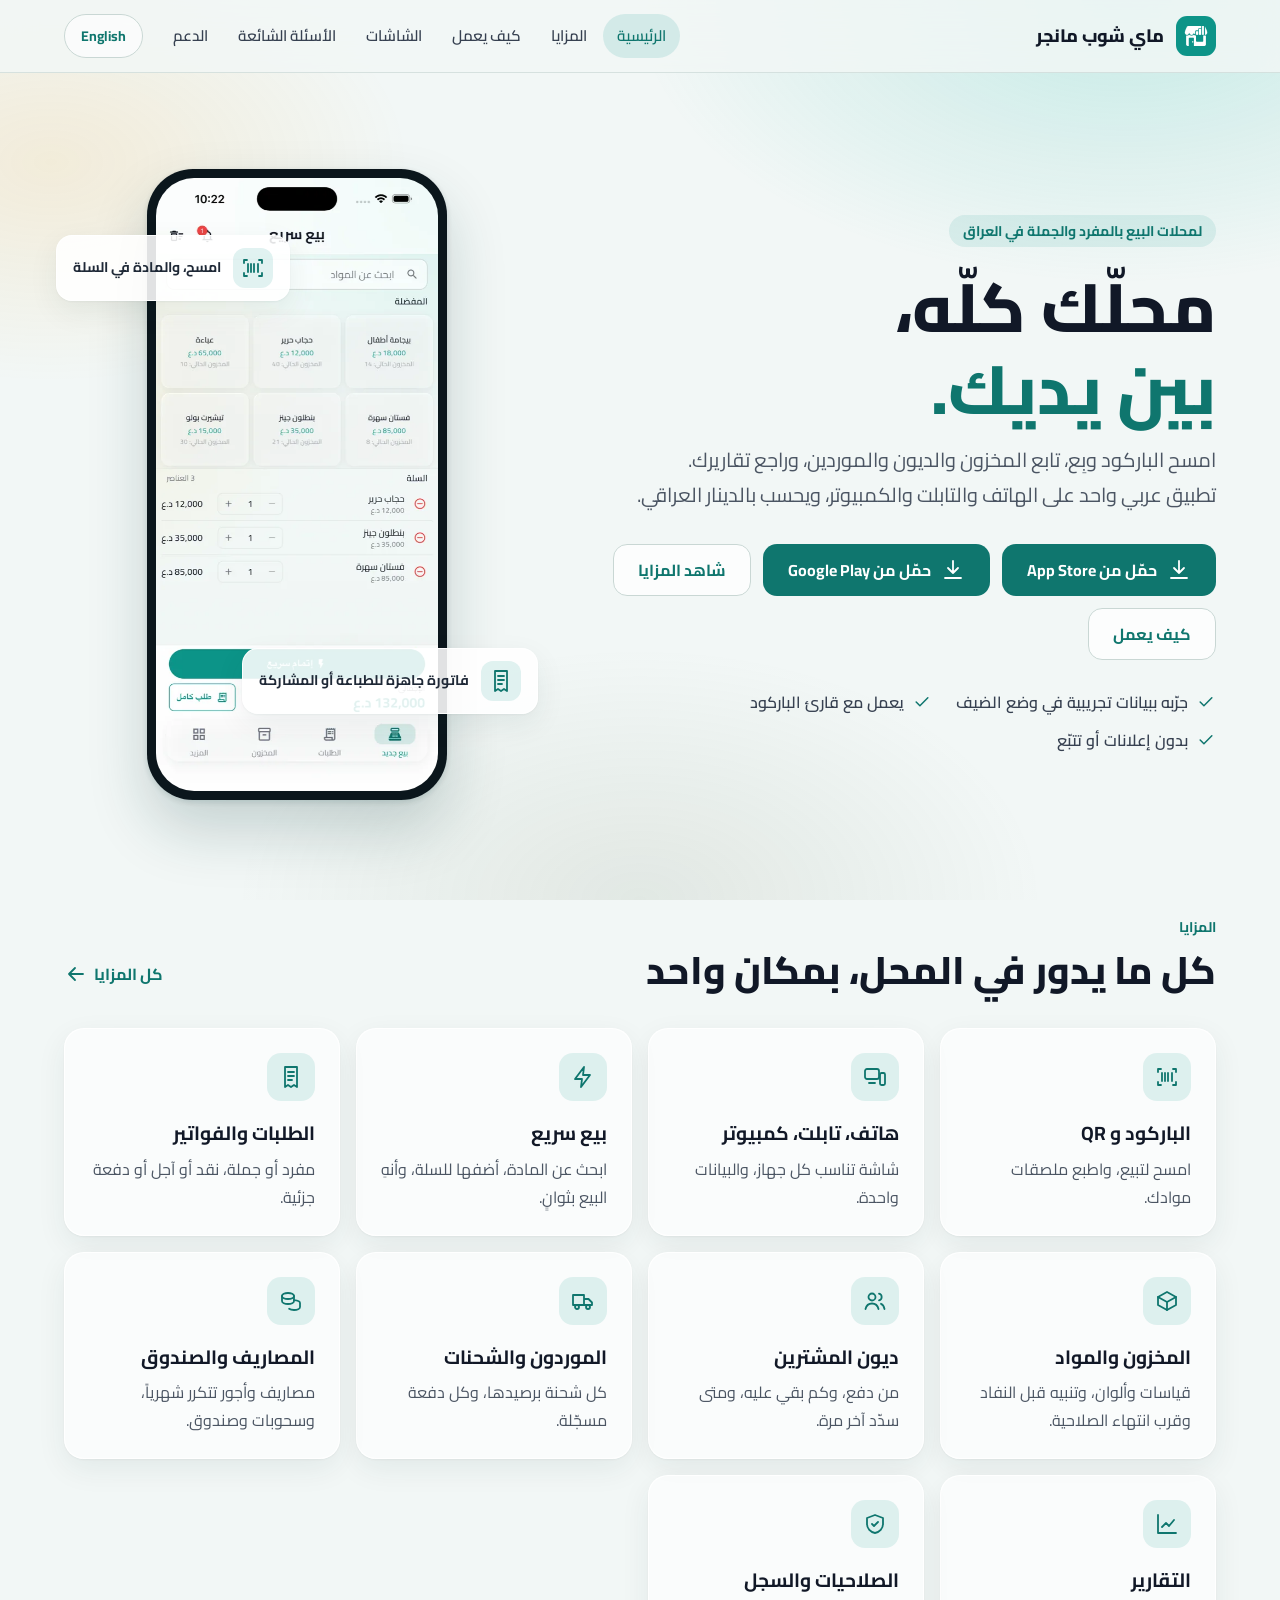
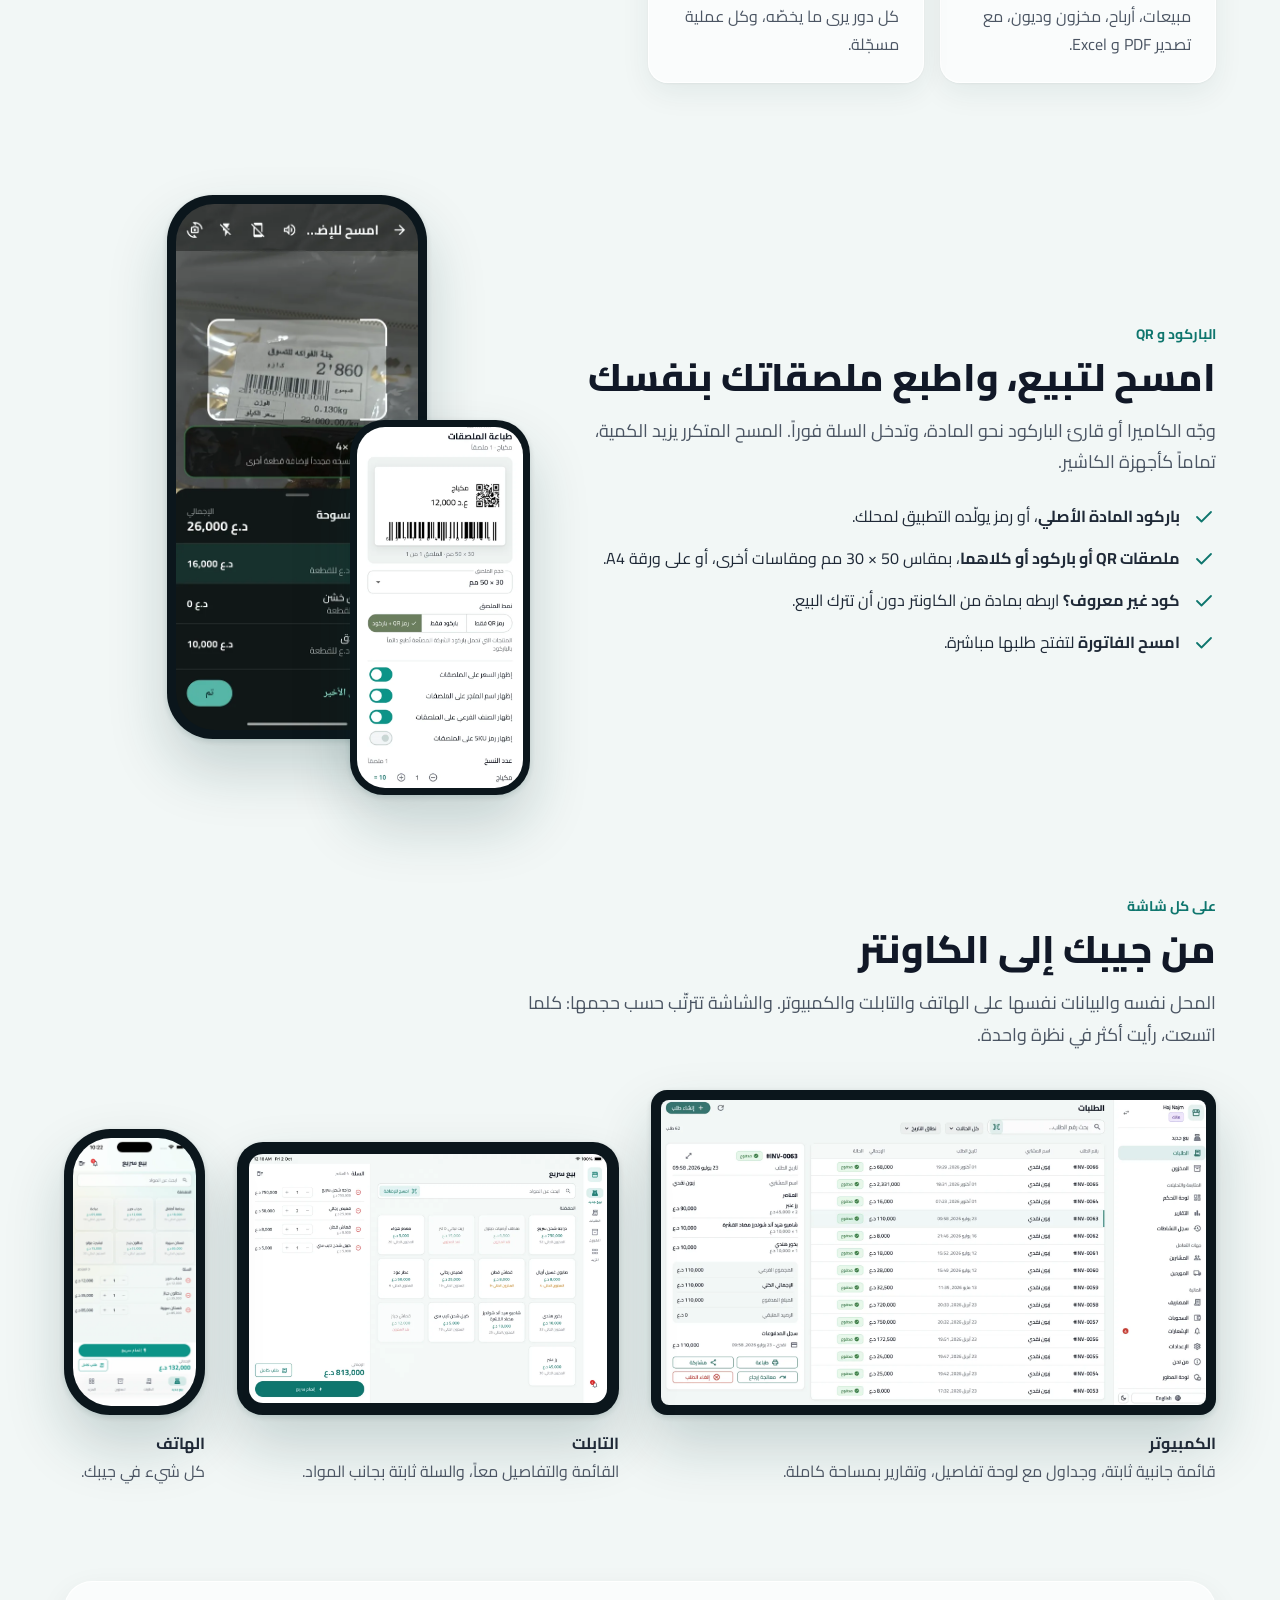
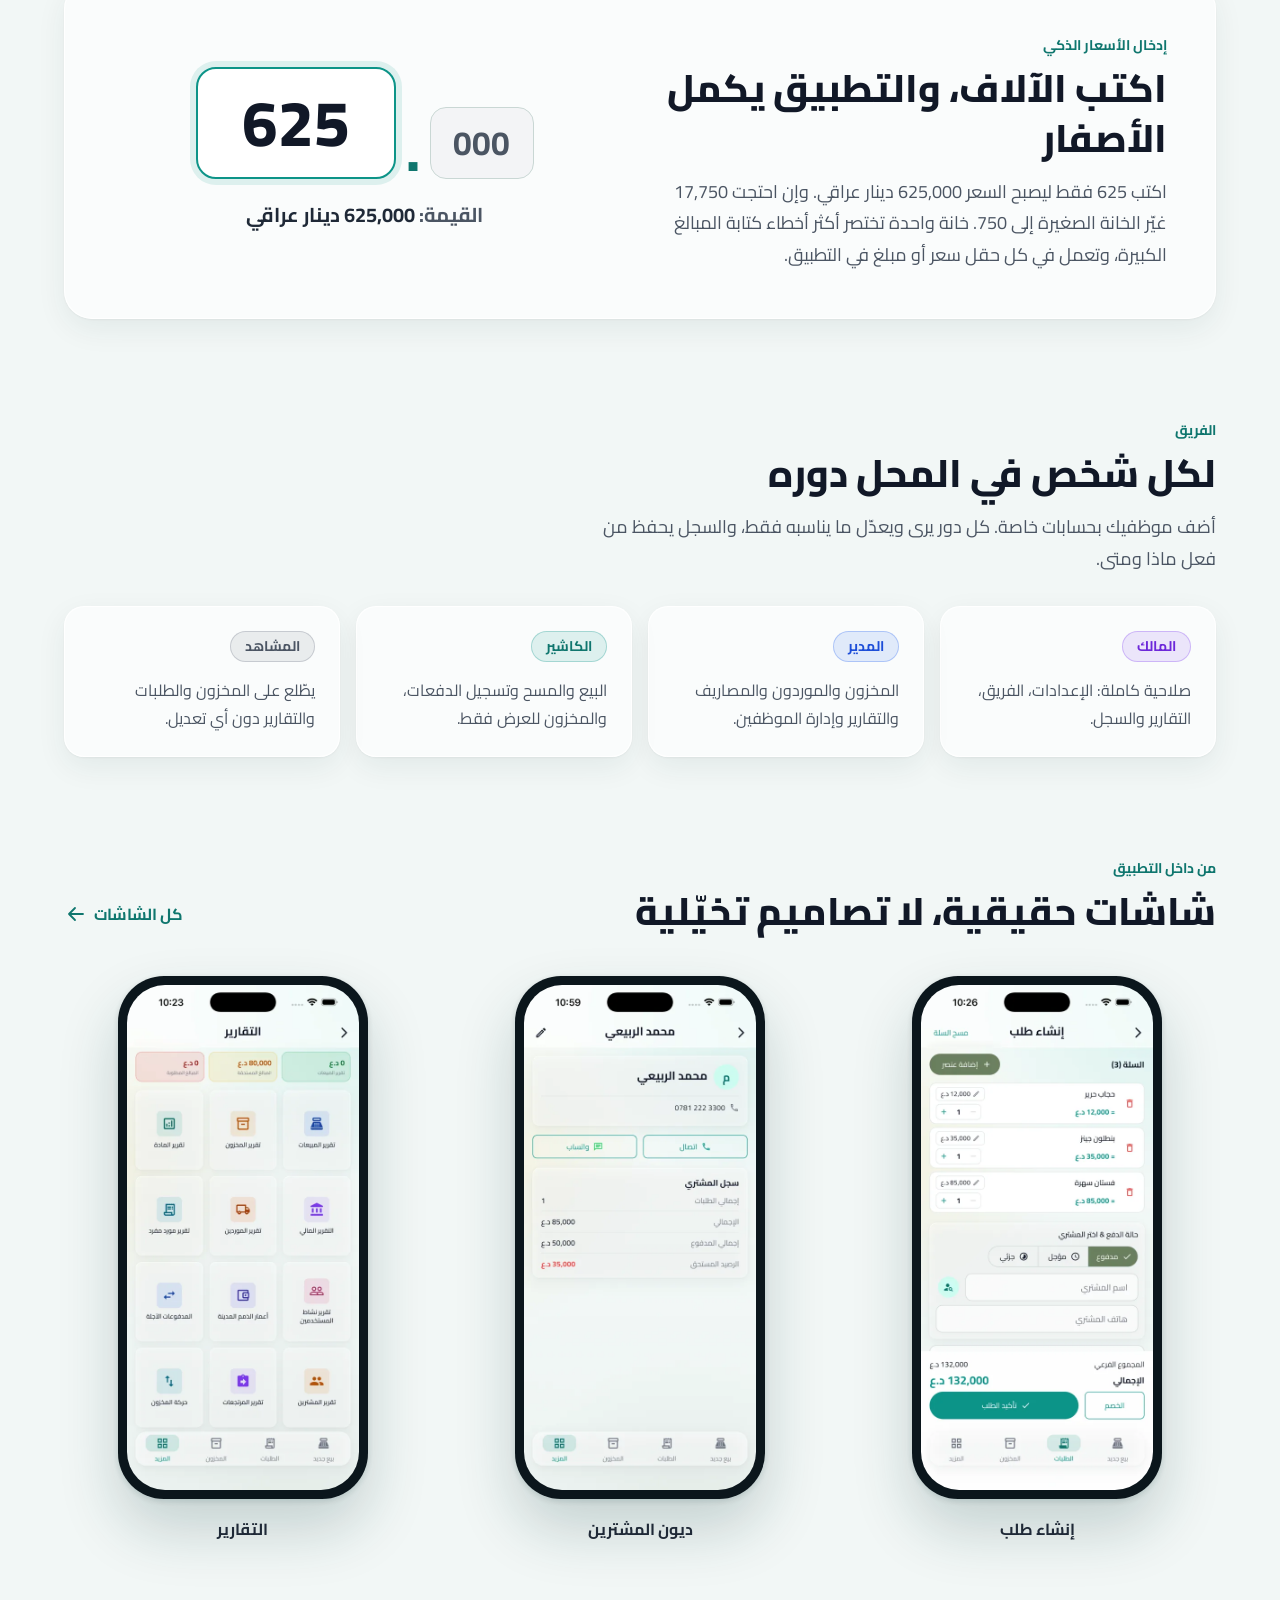
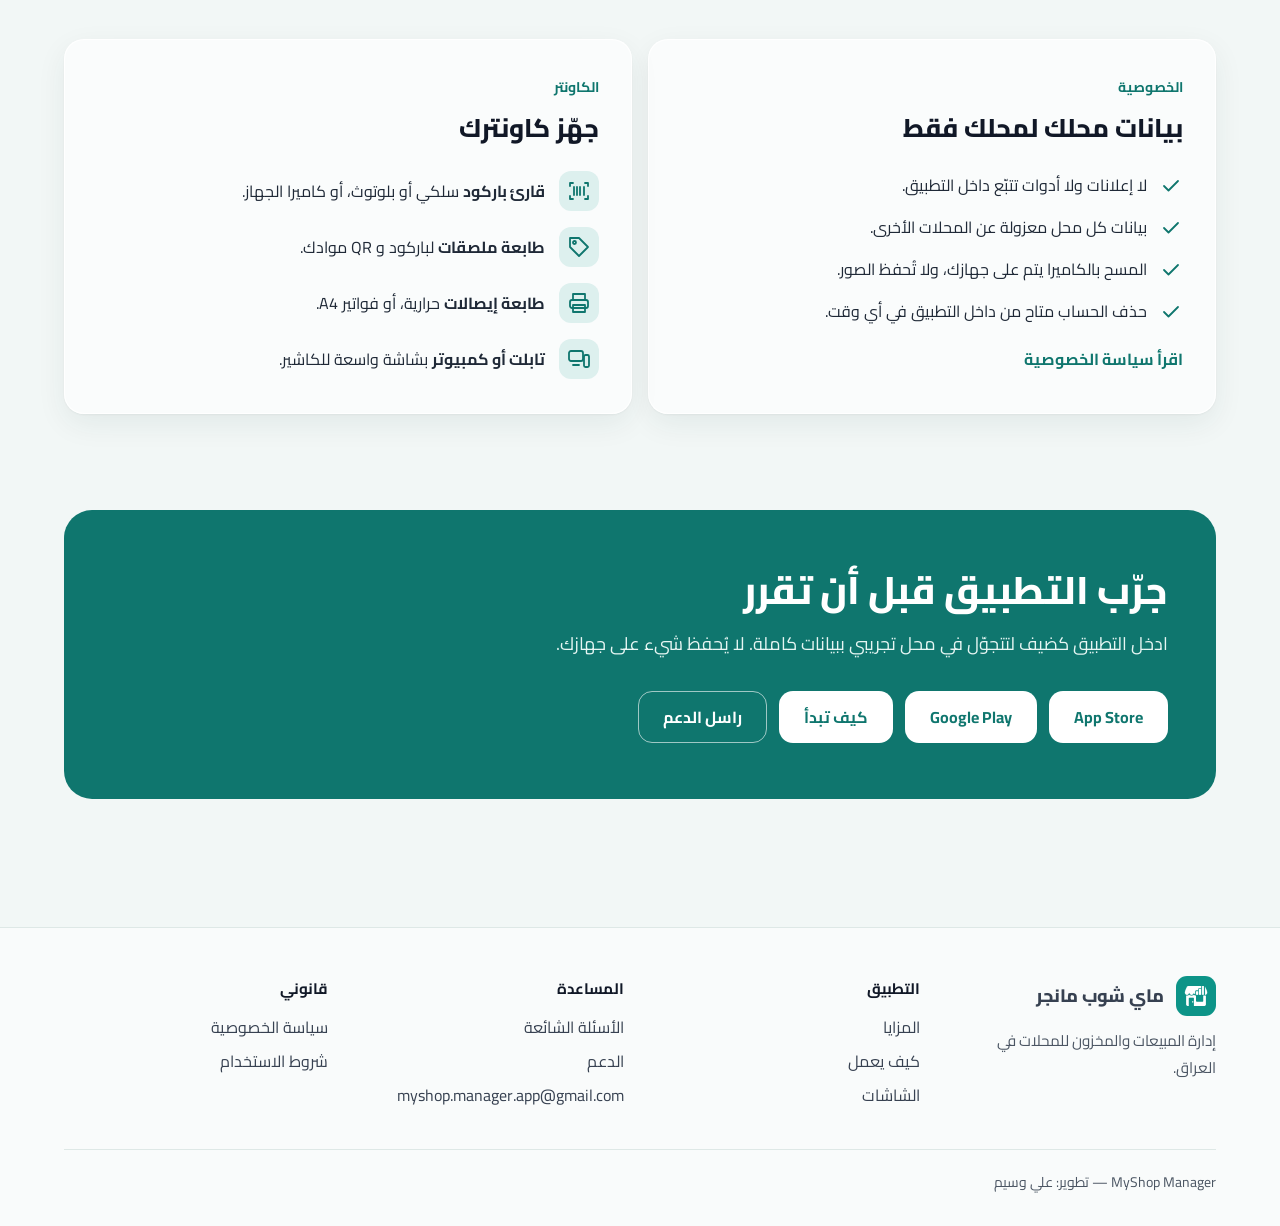
<file: index.html>
<!DOCTYPE html>
<html lang="ar" dir="rtl" data-active-lang="ar">
<head>
  <meta charset="utf-8">
  <meta name="viewport" content="width=device-width, initial-scale=1">
  <title>ماي شوب مانجر | MyShop Manager — إدارة المبيعات والمخزون للمحلات في العراق</title>
  <meta name="description" content="ماي شوب مانجر: بيع بالباركود، مخزون، ديون المشترين، موردون وتقارير على الهاتف والتابلت والكمبيوتر — MyShop Manager, sales and inventory for shops in Iraq.">
  <meta name="theme-color" content="#0f766e">
  <link rel="canonical" href="https://aliwaseem27.github.io/myshop-legal/">
  <meta property="og:type" content="website">
  <meta property="og:site_name" content="MyShop Manager">
  <meta property="og:title" content="ماي شوب مانجر | MyShop Manager — إدارة المبيعات والمخزون للمحلات في العراق">
  <meta property="og:description" content="ماي شوب مانجر: بيع بالباركود، مخزون، ديون المشترين، موردون وتقارير على الهاتف والتابلت والكمبيوتر — MyShop Manager, sales and inventory for shops in Iraq.">
  <meta property="og:url" content="https://aliwaseem27.github.io/myshop-legal/">
  <meta property="og:image" content="https://aliwaseem27.github.io/myshop-legal/app_icon.png">
  <link rel="icon" type="image/png" href="app_icon.png">
  <link rel="preconnect" href="https://fonts.googleapis.com">
  <link rel="preconnect" href="https://fonts.gstatic.com" crossorigin>
  <link href="https://fonts.googleapis.com/css2?family=Cairo:wght@400;600;700;800&display=swap" rel="stylesheet">
  <link rel="stylesheet" href="styles.css">
  <script src="lang.js"></script>
  <!-- Marks JS as available before first paint: reveal, tabs and the FAQ
       filter scope their start states to .js, so no-JS visitors see all content. -->
  <script>document.documentElement.classList.add('js');</script>
</head>
<body>
  <a class="skip" href="#content"><span class="ar">انتقل إلى المحتوى</span><span class="en">Skip to content</span></a>

  <header class="hdr">
    <div class="wrap bar">
      <a class="brand" href="index.html"><img src="app_icon.png" alt="" width="40" height="40"><span class="ar">ماي شوب مانجر</span><span class="en">MyShop Manager</span></a>
      <nav class="nav" aria-label="Main">
        <a href="index.html" aria-current="page"><span class="ar">الرئيسية</span><span class="en">Home</span></a>
        <a href="features.html"><span class="ar">المزايا</span><span class="en">Features</span></a>
        <a href="how.html"><span class="ar">كيف يعمل</span><span class="en">How it works</span></a>
        <a href="screens.html"><span class="ar">الشاشات</span><span class="en">Screens</span></a>
        <a href="faq.html"><span class="ar">الأسئلة الشائعة</span><span class="en">FAQ</span></a>
        <a href="support.html"><span class="ar">الدعم</span><span class="en">Support</span></a>
      </nav>
      <button id="lang-toggle" type="button" lang="en">English</button>
    </div>
  </header>

  <!-- Icon sprite: defined once per page, referenced from both language blocks. -->
  <svg xmlns="http://www.w3.org/2000/svg" style="display:none" aria-hidden="true">
    <symbol id="i-scan" viewBox="0 0 24 24"><path d="M3 7V4h3M18 4h3v3M21 17v3h-3M6 20H3v-3M7 8v8M10 8v8M13 8v8M17 8v8"/></symbol>
    <symbol id="i-qr" viewBox="0 0 24 24"><rect x="3" y="3" width="7" height="7" rx="1"/><rect x="14" y="3" width="7" height="7" rx="1"/><rect x="3" y="14" width="7" height="7" rx="1"/><path d="M14 14h3v3h-3zM17 20h4v-3M20 14v.01"/></symbol>
    <symbol id="i-devices" viewBox="0 0 24 24"><rect x="2" y="4" width="14" height="10" rx="2"/><path d="M6 18h6"/><rect x="17" y="8" width="5" height="12" rx="1.5"/></symbol>
    <symbol id="i-bolt" viewBox="0 0 24 24"><path d="M13 2 4 14h7l-1 8 9-12h-7l1-8z"/></symbol>
    <symbol id="i-receipt" viewBox="0 0 24 24"><path d="M6 2h12v20l-3-2-3 2-3-2-3 2V2z"/><path d="M9 7h6M9 11h6M9 15h4"/></symbol>
    <symbol id="i-box" viewBox="0 0 24 24"><path d="M21 8 12 3 3 8v8l9 5 9-5V8z"/><path d="m3 8 9 5 9-5M12 13v8"/></symbol>
    <symbol id="i-users" viewBox="0 0 24 24"><circle cx="9" cy="8" r="3.5"/><path d="M2.5 20c.8-3.5 3.4-5.5 6.5-5.5s5.7 2 6.5 5.5"/><path d="M16 4.6a3.5 3.5 0 0 1 0 6.8M18 14.8c1.8.7 3 2.5 3.5 5.2"/></symbol>
    <symbol id="i-truck" viewBox="0 0 24 24"><path d="M2 6h11v10H2zM13 10h4.5L21 13.5V16h-8"/><circle cx="6" cy="18" r="2"/><circle cx="17" cy="18" r="2"/></symbol>
    <symbol id="i-coins" viewBox="0 0 24 24"><ellipse cx="9" cy="7" rx="6" ry="3"/><path d="M3 7v5c0 1.7 2.7 3 6 3s6-1.3 6-3V7"/><path d="M15 11.2c3.3.2 6 1.4 6 2.8v4c0 1.7-2.7 3-6 3-2 0-3.8-.5-4.9-1.3"/></symbol>
    <symbol id="i-chart" viewBox="0 0 24 24"><path d="M3 3v18h18"/><path d="M7 15l4-4 3 3 5-6"/></symbol>
    <symbol id="i-shield" viewBox="0 0 24 24"><path d="M12 3 4 6v6c0 4.5 3.4 8.3 8 9 4.6-.7 8-4.5 8-9V6l-8-3z"/><path d="m9 12 2 2 4-4"/></symbol>
    <symbol id="i-globe" viewBox="0 0 24 24"><circle cx="12" cy="12" r="9"/><path d="M3 12h18M12 3c2.5 2.6 3.8 5.6 3.8 9s-1.3 6.4-3.8 9c-2.5-2.6-3.8-5.6-3.8-9S9.5 5.6 12 3z"/></symbol>
    <symbol id="i-store" viewBox="0 0 24 24"><path d="M3 9 5 4h14l2 5"/><path d="M3 9a3 3 0 0 0 6 0 3 3 0 0 0 6 0 3 3 0 0 0 6 0"/><path d="M5 12v8h14v-8"/></symbol>
    <symbol id="i-printer" viewBox="0 0 24 24"><path d="M6 9V3h12v6"/><rect x="3" y="9" width="18" height="8" rx="2"/><path d="M6 14h12v7H6z"/></symbol>
    <symbol id="i-tag" viewBox="0 0 24 24"><path d="M3 12V3h9l9 9-9 9-9-9z"/><circle cx="7.5" cy="7.5" r="1.5"/></symbol>
    <symbol id="i-check" viewBox="0 0 24 24"><path d="m5 12 4.5 4.5L19 7"/></symbol>
    <symbol id="i-arrow" viewBox="0 0 24 24"><path d="M19 12H5m6-6-6 6 6 6"/></symbol>
    <symbol id="i-chev" viewBox="0 0 24 24"><path d="m6 9 6 6 6-6"/></symbol>
    <symbol id="i-download" viewBox="0 0 24 24"><path d="M12 3v12m-5-5 5 5 5-5M4 20h16"/></symbol>
    <symbol id="i-mail" viewBox="0 0 24 24"><rect x="3" y="5" width="18" height="14" rx="2"/><path d="m3 7 9 6 9-6"/></symbol>
    <symbol id="i-lock" viewBox="0 0 24 24"><rect x="4" y="10" width="16" height="11" rx="2"/><path d="M8 10V7a4 4 0 0 1 8 0v3"/></symbol>
    <symbol id="i-help" viewBox="0 0 24 24"><circle cx="12" cy="12" r="9"/><path d="M9.5 9.5a2.5 2.5 0 1 1 3.5 2.3c-.6.3-1 .9-1 1.6V14M12 17.5v.01"/></symbol>
    <symbol id="i-trash" viewBox="0 0 24 24"><path d="M4 7h16M10 11v6M14 11v6M6 7l1 13h10l1-13M9 7V4h6v3"/></symbol>
    <symbol id="i-eye" viewBox="0 0 24 24"><path d="M2 12s3.5-7 10-7 10 7 10 7-3.5 7-10 7S2 12 2 12z"/><circle cx="12" cy="12" r="3"/></symbol>
  </svg>

  <div id="content">
  <!-- ═══════════════════════ العربية ═══════════════════════ -->
  <main data-lang="ar">
    <section class="wrap hero">
      <div class="split">
        <div class="reveal">
          <span class="eyebrow pill">لمحلات البيع بالمفرد والجملة في العراق</span>
          <h1>محلّك كلّه،<br><em>بين يديك.</em></h1>
          <p class="lead">امسح الباركود وبِع، تابع المخزون والديون والموردين، وراجع تقاريرك. تطبيق عربي واحد على الهاتف والتابلت والكمبيوتر، ويحسب بالدينار العراقي.</p>
          <div class="btn-row">
            <a class="btn btn-p" href="https://apps.apple.com/us/app/myshop-manager/id6795263039" target="_blank" rel="noopener"><svg class="ico" aria-hidden="true"><use href="#i-download"/></svg>حمّل من App Store</a>
            <a class="btn btn-p" href="https://play.google.com/store/apps/details?id=com.aliwaseem.myshopmanager" target="_blank" rel="noopener"><svg class="ico" aria-hidden="true"><use href="#i-download"/></svg>حمّل من Google Play</a>
            <a class="btn btn-s" href="features.html">شاهد المزايا</a>
            <a class="btn btn-s" href="how.html">كيف يعمل</a>
          </div>
          <ul class="hero-points">
            <li><svg class="ico" aria-hidden="true"><use href="#i-check"/></svg>جرّبه ببيانات تجريبية في وضع الضيف</li>
            <li><svg class="ico" aria-hidden="true"><use href="#i-check"/></svg>يعمل مع قارئ الباركود</li>
            <li><svg class="ico" aria-hidden="true"><use href="#i-check"/></svg>بدون إعلانات أو تتبّع</li>
          </ul>
        </div>
        <div class="hero-stage reveal" style="--d:.15s">
          <div class="phone">
            <img src="screens/01.webp" width="515" height="1120" alt="شاشة البيع السريع في التطبيق: بحث عن المواد، المفضلة، والسلة مع الإجمالي">
          </div>
          <div class="float a glass"><span class="tile sm"><svg class="ico" aria-hidden="true"><use href="#i-scan"/></svg></span>امسح، والمادة في السلة</div>
          <div class="float b glass"><span class="tile sm"><svg class="ico" aria-hidden="true"><use href="#i-receipt"/></svg></span>فاتورة جاهزة للطباعة أو المشاركة</div>
        </div>
      </div>
    </section>

    <section class="wrap band">
      <div class="head-row reveal">
        <div>
          <span class="eyebrow">المزايا</span>
          <h2 class="h2">كل ما يدور في المحل، بمكان واحد</h2>
        </div>
        <a class="more" href="features.html">كل المزايا<svg class="ico flip" aria-hidden="true"><use href="#i-arrow"/></svg></a>
      </div>
      <ul class="grid-tiles" data-stagger>
        <li class="glass reveal"><span class="tile"><svg class="ico" aria-hidden="true"><use href="#i-scan"/></svg></span><h3>الباركود و QR</h3><p>امسح لتبيع، واطبع ملصقات موادك.</p></li>
        <li class="glass reveal"><span class="tile"><svg class="ico" aria-hidden="true"><use href="#i-devices"/></svg></span><h3>هاتف، تابلت، كمبيوتر</h3><p>شاشة تناسب كل جهاز، والبيانات واحدة.</p></li>
        <li class="glass reveal"><span class="tile"><svg class="ico" aria-hidden="true"><use href="#i-bolt"/></svg></span><h3>بيع سريع</h3><p>ابحث عن المادة، أضفها للسلة، وأنهِ البيع بثوانٍ.</p></li>
        <li class="glass reveal"><span class="tile"><svg class="ico" aria-hidden="true"><use href="#i-receipt"/></svg></span><h3>الطلبات والفواتير</h3><p>مفرد أو جملة، نقد أو آجل أو دفعة جزئية.</p></li>
        <li class="glass reveal"><span class="tile"><svg class="ico" aria-hidden="true"><use href="#i-box"/></svg></span><h3>المخزون والمواد</h3><p>قياسات وألوان، وتنبيه قبل النفاد وقرب انتهاء الصلاحية.</p></li>
        <li class="glass reveal"><span class="tile"><svg class="ico" aria-hidden="true"><use href="#i-users"/></svg></span><h3>ديون المشترين</h3><p>من دفع، وكم بقي عليه، ومتى سدّد آخر مرة.</p></li>
        <li class="glass reveal"><span class="tile"><svg class="ico" aria-hidden="true"><use href="#i-truck"/></svg></span><h3>الموردون والشحنات</h3><p>كل شحنة برصيدها، وكل دفعة مسجّلة.</p></li>
        <li class="glass reveal"><span class="tile"><svg class="ico" aria-hidden="true"><use href="#i-coins"/></svg></span><h3>المصاريف والصندوق</h3><p>مصاريف وأجور تتكرر شهرياً، وسحوبات وصندوق.</p></li>
        <li class="glass reveal"><span class="tile"><svg class="ico" aria-hidden="true"><use href="#i-chart"/></svg></span><h3>التقارير</h3><p>مبيعات، أرباح، مخزون وديون، مع تصدير PDF و Excel.</p></li>
        <li class="glass reveal"><span class="tile"><svg class="ico" aria-hidden="true"><use href="#i-shield"/></svg></span><h3>الصلاحيات والسجل</h3><p>كل دور يرى ما يخصّه، وكل عملية مسجّلة.</p></li>
      </ul>
    </section>

    <section class="wrap band">
      <div class="split">
        <div class="reveal">
          <span class="eyebrow">الباركود و QR</span>
          <h2 class="h2">امسح لتبيع، واطبع ملصقاتك بنفسك</h2>
          <p class="lead">وجّه الكاميرا أو قارئ الباركود نحو المادة، وتدخل السلة فوراً. المسح المتكرر يزيد الكمية، تماماً كأجهزة الكاشير.</p>
          <ul class="checks">
            <li><svg class="ico" aria-hidden="true"><use href="#i-check"/></svg><span><strong>باركود المادة الأصلي</strong>، أو رمز يولّده التطبيق لمحلك.</span></li>
            <li><svg class="ico" aria-hidden="true"><use href="#i-check"/></svg><span><strong>ملصقات QR أو باركود أو كلاهما</strong>، بمقاس 50 × 30 مم ومقاسات أخرى، أو على ورقة A4.</span></li>
            <li><svg class="ico" aria-hidden="true"><use href="#i-check"/></svg><span><strong>كود غير معروف؟</strong> اربطه بمادة من الكاونتر دون أن تترك البيع.</span></li>
            <li><svg class="ico" aria-hidden="true"><use href="#i-check"/></svg><span><strong>امسح الفاتورة</strong> لتفتح طلبها مباشرة.</span></li>
          </ul>
        </div>
        <div class="scan-stage reveal" style="--d:.15s">
          <div class="phone">
            <img src="screens/10.webp" width="515" height="1120" loading="lazy" alt="شاشة المسح في التطبيق">
          </div>
          <div class="phone label-shot"><img src="screens/11.webp" width="515" height="1120" loading="lazy" alt="معاينة ملصق مادة بمقاس 50 × 30 مم عليه رمز QR وباركود"></div>
        </div>
      </div>
    </section>

    <section class="wrap band">
      <div class="reveal" style="max-width: 720px">
        <span class="eyebrow">على كل شاشة</span>
        <h2 class="h2">من جيبك إلى الكاونتر</h2>
        <p class="lead">المحل نفسه والبيانات نفسها على الهاتف والتابلت والكمبيوتر. والشاشة تترتّب حسب حجمها: كلما اتسعت، رأيت أكثر في نظرة واحدة.</p>
      </div>
      <div class="trio">
        <figure class="reveal">
          <div class="desktop"><img src="screens/desktop-orders.webp" width="1600" height="894" loading="lazy" alt="التطبيق على الكمبيوتر: جدول الطلبات مع لوحة التفاصيل"></div>
          <figcaption><strong>الكمبيوتر</strong><span>قائمة جانبية ثابتة، وجداول مع لوحة تفاصيل، وتقارير بمساحة كاملة.</span></figcaption>
        </figure>
        <figure class="reveal" style="--d:.1s">
          <div class="tablet"><img src="screens/tablet-quick-sale.webp" width="1180" height="820" loading="lazy" alt="البيع السريع على التابلت: المواد والسلة جنباً إلى جنب"></div>
          <figcaption><strong>التابلت</strong><span>القائمة والتفاصيل معاً، والسلة ثابتة بجانب المواد.</span></figcaption>
        </figure>
        <figure class="reveal" style="--d:.2s">
          <div class="phone"><img src="screens/01.webp" width="515" height="1120" loading="lazy" alt="البيع السريع على الهاتف"></div>
          <figcaption><strong>الهاتف</strong><span>كل شيء في جيبك.</span></figcaption>
        </figure>
      </div>
    </section>

    <section class="wrap band">
      <div class="glass price-card reveal">
        <div>
          <span class="eyebrow">إدخال الأسعار الذكي</span>
          <h2 class="h2">اكتب الآلاف، والتطبيق يكمل الأصفار</h2>
          <p class="lead">اكتب 625 فقط ليصبح السعر 625,000 دينار عراقي. وإن احتجت 17,750 غيّر الخانة الصغيرة إلى 750. خانة واحدة تختصر أكثر أخطاء كتابة المبالغ الكبيرة، وتعمل في كل حقل سعر أو مبلغ في التطبيق.</p>
        </div>
        <div class="price-demo" role="img" aria-label="الخانة الكبيرة فيها 625 والصغيرة فيها 000، والقيمة 625,000 دينار عراقي">
          <div class="boxes" dir="ltr"><span class="big">625</span><span class="dot">.</span><span class="small">000</span></div>
          <div class="value"><span class="muted">القيمة:</span> 625,000 دينار عراقي</div>
        </div>
      </div>
    </section>

    <section class="wrap band">
      <div class="reveal">
        <span class="eyebrow">الفريق</span>
        <h2 class="h2">لكل شخص في المحل دوره</h2>
        <p class="lead" style="max-width: 640px">أضف موظفيك بحسابات خاصة. كل دور يرى ويعدّل ما يناسبه فقط، والسجل يحفظ من فعل ماذا ومتى.</p>
      </div>
      <ul class="grid-tiles roles" data-stagger>
        <li class="glass reveal"><span class="badge r-owner">المالك</span><p>صلاحية كاملة: الإعدادات، الفريق، التقارير والسجل.</p></li>
        <li class="glass reveal"><span class="badge r-manager">المدير</span><p>المخزون والموردون والمصاريف والتقارير وإدارة الموظفين.</p></li>
        <li class="glass reveal"><span class="badge r-cashier">الكاشير</span><p>البيع والمسح وتسجيل الدفعات، والمخزون للعرض فقط.</p></li>
        <li class="glass reveal"><span class="badge r-viewer">المشاهد</span><p>يطّلع على المخزون والطلبات والتقارير دون أي تعديل.</p></li>
      </ul>
    </section>

    <section class="wrap band">
      <div class="head-row reveal">
        <div>
          <span class="eyebrow">من داخل التطبيق</span>
          <h2 class="h2">شاشات حقيقية، لا تصاميم تخيّلية</h2>
        </div>
        <a class="more" href="screens.html">كل الشاشات<svg class="ico flip" aria-hidden="true"><use href="#i-arrow"/></svg></a>
      </div>
      <ul class="gallery" data-stagger>
        <li class="reveal"><div class="phone"><img src="screens/02.webp" width="515" height="1120" loading="lazy" alt="شاشة إنشاء طلب مع المواد وطريقة الدفع"></div><p>إنشاء طلب</p></li>
        <li class="reveal"><div class="phone"><img src="screens/03.webp" width="515" height="1120" loading="lazy" alt="ملف مشترٍ يعرض الرصيد المستحق وسجل الدفعات"></div><p>ديون المشترين</p></li>
        <li class="reveal"><div class="phone"><img src="screens/08.webp" width="515" height="1120" loading="lazy" alt="قائمة التقارير في التطبيق"></div><p>التقارير</p></li>
      </ul>
    </section>

    <section class="wrap band">
      <div class="halves">
        <div class="glass card reveal">
          <span class="eyebrow">الخصوصية</span>
          <h2>بيانات محلك لمحلك فقط</h2>
          <ul class="checks" style="margin-top: 0">
            <li><svg class="ico" aria-hidden="true"><use href="#i-check"/></svg>لا إعلانات ولا أدوات تتبّع داخل التطبيق.</li>
            <li><svg class="ico" aria-hidden="true"><use href="#i-check"/></svg>بيانات كل محل معزولة عن المحلات الأخرى.</li>
            <li><svg class="ico" aria-hidden="true"><use href="#i-check"/></svg>المسح بالكاميرا يتم على جهازك، ولا تُحفظ الصور.</li>
            <li><svg class="ico" aria-hidden="true"><use href="#i-check"/></svg>حذف الحساب متاح من داخل التطبيق في أي وقت.</li>
          </ul>
          <a class="more" href="privacy.html" style="margin-top: 12px">اقرأ سياسة الخصوصية</a>
        </div>
        <div class="glass card reveal" style="--d:.1s">
          <span class="eyebrow">الكاونتر</span>
          <h2>جهّز كاونترك</h2>
          <ul class="kit">
            <li><span class="tile sm"><svg class="ico" aria-hidden="true"><use href="#i-scan"/></svg></span><span><strong>قارئ باركود</strong> سلكي أو بلوتوث، أو كاميرا الجهاز.</span></li>
            <li><span class="tile sm"><svg class="ico" aria-hidden="true"><use href="#i-tag"/></svg></span><span><strong>طابعة ملصقات</strong> لباركود و QR موادك.</span></li>
            <li><span class="tile sm"><svg class="ico" aria-hidden="true"><use href="#i-printer"/></svg></span><span><strong>طابعة إيصالات</strong> حرارية، أو فواتير A4.</span></li>
            <li><span class="tile sm"><svg class="ico" aria-hidden="true"><use href="#i-devices"/></svg></span><span><strong>تابلت أو كمبيوتر</strong> بشاشة واسعة للكاشير.</span></li>
          </ul>
        </div>
      </div>
    </section>

    <section class="wrap band">
      <div class="cta reveal">
        <div>
          <h2>جرّب التطبيق قبل أن تقرر</h2>
          <p>ادخل التطبيق كضيف لتتجوّل في محل تجريبي ببيانات كاملة. لا يُحفظ شيء على جهازك.</p>
        </div>
        <div class="btn-row">
          <a class="btn btn-light" href="https://apps.apple.com/us/app/myshop-manager/id6795263039" target="_blank" rel="noopener">App Store</a>
          <a class="btn btn-light" href="https://play.google.com/store/apps/details?id=com.aliwaseem.myshopmanager" target="_blank" rel="noopener">Google Play</a>
          <a class="btn btn-light" href="how.html">كيف تبدأ</a>
          <a class="btn btn-ghost" href="support.html">راسل الدعم</a>
        </div>
      </div>
    </section>
  </main>

  <!-- ═══════════════════════ English ═══════════════════════ -->
  <main data-lang="en" dir="ltr">
    <section class="wrap hero">
      <div class="split">
        <div class="reveal">
          <span class="eyebrow pill">For retail and wholesale shops in Iraq</span>
          <h1>Your whole shop,<br><em>in your hands.</em></h1>
          <p class="lead">Scan a barcode and sell, keep track of stock, debts and suppliers, and read your reports. One app on phone, tablet and computer, counted in Iraqi Dinar.</p>
          <div class="btn-row">
            <a class="btn btn-p" href="https://apps.apple.com/us/app/myshop-manager/id6795263039" target="_blank" rel="noopener"><svg class="ico" aria-hidden="true"><use href="#i-download"/></svg>Get it on the App Store</a>
            <a class="btn btn-p" href="https://play.google.com/store/apps/details?id=com.aliwaseem.myshopmanager" target="_blank" rel="noopener"><svg class="ico" aria-hidden="true"><use href="#i-download"/></svg>Get it on Google Play</a>
            <a class="btn btn-s" href="features.html">See the features</a>
            <a class="btn btn-s" href="how.html">How it works</a>
          </div>
          <ul class="hero-points">
            <li><svg class="ico" aria-hidden="true"><use href="#i-check"/></svg>Try it with sample data in guest mode</li>
            <li><svg class="ico" aria-hidden="true"><use href="#i-check"/></svg>Works with barcode scanners</li>
            <li><svg class="ico" aria-hidden="true"><use href="#i-check"/></svg>No ads or tracking</li>
          </ul>
        </div>
        <div class="hero-stage reveal" style="--d:.15s">
          <div class="phone">
            <img src="screens/01.webp" width="515" height="1120" alt="The app's Quick Sale screen: material search, favourites and a cart with its total (Arabic interface)">
          </div>
          <div class="float a glass"><span class="tile sm"><svg class="ico" aria-hidden="true"><use href="#i-scan"/></svg></span>Scan, and it's in the cart</div>
          <div class="float b glass"><span class="tile sm"><svg class="ico" aria-hidden="true"><use href="#i-receipt"/></svg></span>Invoice ready to print or share</div>
        </div>
      </div>
    </section>

    <section class="wrap band">
      <div class="head-row reveal">
        <div>
          <span class="eyebrow">Features</span>
          <h2 class="h2">Everything a shop runs on, in one place</h2>
        </div>
        <a class="more" href="features.html">All features<svg class="ico flip" aria-hidden="true"><use href="#i-arrow"/></svg></a>
      </div>
      <ul class="grid-tiles" data-stagger>
        <li class="glass reveal"><span class="tile"><svg class="ico" aria-hidden="true"><use href="#i-scan"/></svg></span><h3>Barcodes &amp; QR</h3><p>Scan to sell, and print labels for your materials.</p></li>
        <li class="glass reveal"><span class="tile"><svg class="ico" aria-hidden="true"><use href="#i-devices"/></svg></span><h3>Phone, tablet, computer</h3><p>A layout for every screen, one set of data.</p></li>
        <li class="glass reveal"><span class="tile"><svg class="ico" aria-hidden="true"><use href="#i-bolt"/></svg></span><h3>Quick Sale</h3><p>Find a material, add it to the cart, done in seconds.</p></li>
        <li class="glass reveal"><span class="tile"><svg class="ico" aria-hidden="true"><use href="#i-receipt"/></svg></span><h3>Orders &amp; invoices</h3><p>Retail or wholesale, cash, deferred or part-paid.</p></li>
        <li class="glass reveal"><span class="tile"><svg class="ico" aria-hidden="true"><use href="#i-box"/></svg></span><h3>Inventory</h3><p>Sizes and colours, with alerts before stock runs out or expires.</p></li>
        <li class="glass reveal"><span class="tile"><svg class="ico" aria-hidden="true"><use href="#i-users"/></svg></span><h3>Buyer debts</h3><p>Who paid, what is still owed, and when they last paid.</p></li>
        <li class="glass reveal"><span class="tile"><svg class="ico" aria-hidden="true"><use href="#i-truck"/></svg></span><h3>Suppliers &amp; shipments</h3><p>Every shipment with its balance, every payment recorded.</p></li>
        <li class="glass reveal"><span class="tile"><svg class="ico" aria-hidden="true"><use href="#i-coins"/></svg></span><h3>Expenses &amp; cash</h3><p>Monthly costs and wages, withdrawals and the till.</p></li>
        <li class="glass reveal"><span class="tile"><svg class="ico" aria-hidden="true"><use href="#i-chart"/></svg></span><h3>Reports</h3><p>Sales, profit, stock and debts, exported to PDF or Excel.</p></li>
        <li class="glass reveal"><span class="tile"><svg class="ico" aria-hidden="true"><use href="#i-shield"/></svg></span><h3>Roles &amp; activity log</h3><p>Each role sees its own part, and every action is logged.</p></li>
      </ul>
    </section>

    <section class="wrap band">
      <div class="split">
        <div class="reveal">
          <span class="eyebrow">Barcodes &amp; QR</span>
          <h2 class="h2">Scan to sell, and print your own labels</h2>
          <p class="lead">Point the camera or a barcode scanner at a material and it lands in the cart. Scan it again to add one more, just like a checkout scanner.</p>
          <ul class="checks">
            <li><svg class="ico" aria-hidden="true"><use href="#i-check"/></svg><span><strong>The material's own barcode</strong>, or a code the app generates for your shop.</span></li>
            <li><svg class="ico" aria-hidden="true"><use href="#i-check"/></svg><span><strong>QR, barcode or both</strong> on 50 × 30 mm labels, other sizes, or A4 sticker sheets.</span></li>
            <li><svg class="ico" aria-hidden="true"><use href="#i-check"/></svg><span><strong>Unknown code?</strong> Link it to a material without leaving the sale.</span></li>
            <li><svg class="ico" aria-hidden="true"><use href="#i-check"/></svg><span><strong>Scan an invoice</strong> to open its order.</span></li>
          </ul>
        </div>
        <div class="scan-stage reveal" style="--d:.15s">
          <div class="phone">
            <img src="screens/10.webp" width="515" height="1120" loading="lazy" alt="The app's scanner screen">
          </div>
          <div class="phone label-shot"><img src="screens/11.webp" width="515" height="1120" loading="lazy" alt="Preview of a 50 × 30 mm material label with a QR code and a barcode"></div>
        </div>
      </div>
    </section>

    <section class="wrap band">
      <div class="reveal" style="max-width: 720px">
        <span class="eyebrow">On every screen</span>
        <h2 class="h2">From your pocket to the counter</h2>
        <p class="lead">The same shop and the same data on phone, tablet and computer. The layout follows the screen: the wider it is, the more you see at once.</p>
      </div>
      <div class="trio">
        <figure class="reveal">
          <div class="desktop"><img src="screens/desktop-orders.webp" width="1600" height="894" loading="lazy" alt="The app on a computer: orders table with a detail panel"></div>
          <figcaption><strong>Computer</strong><span>A fixed sidebar, tables with a detail panel, and full-width reports.</span></figcaption>
        </figure>
        <figure class="reveal" style="--d:.1s">
          <div class="tablet"><img src="screens/tablet-quick-sale.webp" width="1180" height="820" loading="lazy" alt="Quick Sale on a tablet: products and cart side by side"></div>
          <figcaption><strong>Tablet</strong><span>List and details together, with the cart beside the products.</span></figcaption>
        </figure>
        <figure class="reveal" style="--d:.2s">
          <div class="phone"><img src="screens/01.webp" width="515" height="1120" loading="lazy" alt="Quick Sale on a phone (Arabic interface)"></div>
          <figcaption><strong>Phone</strong><span>Everything in your pocket.</span></figcaption>
        </figure>
      </div>
    </section>

    <section class="wrap band">
      <div class="glass price-card reveal">
        <div>
          <span class="eyebrow">Smart price entry</span>
          <h2 class="h2">Type the thousands, the app adds the zeros</h2>
          <p class="lead">Type 625 and the price is 625,000 Iraqi Dinar. Need 17,750? Change the small box to 750. One field that removes the most common mistake with large amounts, in every price and amount field in the app.</p>
        </div>
        <div class="price-demo" role="img" aria-label="The large box holds 625 and the small box 000; the value is 625,000 Iraqi Dinar">
          <div class="boxes" dir="ltr"><span class="big">625</span><span class="dot">.</span><span class="small">000</span></div>
          <div class="value"><span class="muted">Value:</span> 625,000 Iraqi Dinar</div>
        </div>
      </div>
    </section>

    <section class="wrap band">
      <div class="reveal">
        <span class="eyebrow">Your team</span>
        <h2 class="h2">Everyone in the shop has their role</h2>
        <p class="lead" style="max-width: 640px">Give each staff member their own account. Each role sees and changes only what it should, and the log keeps who did what, and when.</p>
      </div>
      <ul class="grid-tiles roles" data-stagger>
        <li class="glass reveal"><span class="badge r-owner">Owner</span><p>Full access: settings, team, reports and the log.</p></li>
        <li class="glass reveal"><span class="badge r-manager">Manager</span><p>Inventory, suppliers, expenses, reports and staff.</p></li>
        <li class="glass reveal"><span class="badge r-cashier">Cashier</span><p>Selling, scanning and payments; inventory is view-only.</p></li>
        <li class="glass reveal"><span class="badge r-viewer">Viewer</span><p>Sees inventory, orders and reports without changing anything.</p></li>
      </ul>
    </section>

    <section class="wrap band">
      <div class="head-row reveal">
        <div>
          <span class="eyebrow">Inside the app</span>
          <h2 class="h2">Real screens, not mock-ups</h2>
        </div>
        <a class="more" href="screens.html">All screens<svg class="ico flip" aria-hidden="true"><use href="#i-arrow"/></svg></a>
      </div>
      <ul class="gallery" data-stagger>
        <li class="reveal"><div class="phone"><img src="screens/02.webp" width="515" height="1120" loading="lazy" alt="Create Order screen with materials and payment method (Arabic interface)"></div><p>Create order</p></li>
        <li class="reveal"><div class="phone"><img src="screens/03.webp" width="515" height="1120" loading="lazy" alt="A buyer's profile with the balance owed and payment history (Arabic interface)"></div><p>Buyer debts</p></li>
        <li class="reveal"><div class="phone"><img src="screens/08.webp" width="515" height="1120" loading="lazy" alt="The app's reports list (Arabic interface)"></div><p>Reports</p></li>
      </ul>
    </section>

    <section class="wrap band">
      <div class="halves">
        <div class="glass card reveal">
          <span class="eyebrow">Privacy</span>
          <h2>Your shop's data stays your shop's</h2>
          <ul class="checks" style="margin-top: 0">
            <li><svg class="ico" aria-hidden="true"><use href="#i-check"/></svg>No ads or tracking tools in the app.</li>
            <li><svg class="ico" aria-hidden="true"><use href="#i-check"/></svg>Each shop's data is isolated from every other shop.</li>
            <li><svg class="ico" aria-hidden="true"><use href="#i-check"/></svg>Camera scanning happens on your device; no images are saved.</li>
            <li><svg class="ico" aria-hidden="true"><use href="#i-check"/></svg>Delete your account from inside the app at any time.</li>
          </ul>
          <a class="more" href="privacy.html" style="margin-top: 12px">Read the privacy policy</a>
        </div>
        <div class="glass card reveal" style="--d:.1s">
          <span class="eyebrow">The counter</span>
          <h2>Set up your counter</h2>
          <ul class="kit">
            <li><span class="tile sm"><svg class="ico" aria-hidden="true"><use href="#i-scan"/></svg></span><span><strong>A barcode scanner</strong>, wired or Bluetooth, or the device camera.</span></li>
            <li><span class="tile sm"><svg class="ico" aria-hidden="true"><use href="#i-tag"/></svg></span><span><strong>A label printer</strong> for your barcodes and QR codes.</span></li>
            <li><span class="tile sm"><svg class="ico" aria-hidden="true"><use href="#i-printer"/></svg></span><span><strong>A receipt printer</strong>, thermal, or A4 invoices.</span></li>
            <li><span class="tile sm"><svg class="ico" aria-hidden="true"><use href="#i-devices"/></svg></span><span><strong>A tablet or computer</strong> with a wide screen for the cashier.</span></li>
          </ul>
        </div>
      </div>
    </section>

    <section class="wrap band">
      <div class="cta reveal">
        <div>
          <h2>Try it before you decide</h2>
          <p>Enter the app as a guest to explore a sample shop with full data. Nothing is stored on your device.</p>
        </div>
        <div class="btn-row">
          <a class="btn btn-light" href="https://apps.apple.com/us/app/myshop-manager/id6795263039" target="_blank" rel="noopener">App Store</a>
          <a class="btn btn-light" href="https://play.google.com/store/apps/details?id=com.aliwaseem.myshopmanager" target="_blank" rel="noopener">Google Play</a>
          <a class="btn btn-light" href="how.html">How to start</a>
          <a class="btn btn-ghost" href="support.html">Contact support</a>
        </div>
      </div>
    </section>
  </main>
  </div>

  <footer class="ftr">
    <div class="wrap">
      <div class="cols">
        <div>
          <a class="brand" href="index.html"><img src="app_icon.png" alt="" width="40" height="40"><span class="ar">ماي شوب مانجر</span><span class="en">MyShop Manager</span></a>
          <p class="tag"><span class="ar">إدارة المبيعات والمخزون للمحلات في العراق.</span><span class="en">Sales and inventory management for shops in Iraq.</span></p>
        </div>
        <nav aria-label="App">
          <h2><span class="ar">التطبيق</span><span class="en">App</span></h2>
          <ul>
            <li><a href="features.html"><span class="ar">المزايا</span><span class="en">Features</span></a></li>
            <li><a href="how.html"><span class="ar">كيف يعمل</span><span class="en">How it works</span></a></li>
            <li><a href="screens.html"><span class="ar">الشاشات</span><span class="en">Screens</span></a></li>
          </ul>
        </nav>
        <nav aria-label="Help">
          <h2><span class="ar">المساعدة</span><span class="en">Help</span></h2>
          <ul>
            <li><a href="faq.html"><span class="ar">الأسئلة الشائعة</span><span class="en">FAQ</span></a></li>
            <li><a href="support.html"><span class="ar">الدعم</span><span class="en">Support</span></a></li>
            <li><a href="mailto:myshop.manager.app@gmail.com">myshop.manager.app@gmail.com</a></li>
          </ul>
        </nav>
        <nav aria-label="Legal">
          <h2><span class="ar">قانوني</span><span class="en">Legal</span></h2>
          <ul>
            <li><a href="privacy.html"><span class="ar">سياسة الخصوصية</span><span class="en">Privacy Policy</span></a></li>
            <li><a href="terms.html"><span class="ar">شروط الاستخدام</span><span class="en">Terms of Service</span></a></li>
          </ul>
        </nav>
      </div>
      <p class="credit"><span class="ar">MyShop Manager — تطوير: علي وسيم</span><span class="en">MyShop Manager — developed by Ali Waseem</span></p>
    </div>
  </footer>

  <script src="site.js"></script>
</body>
</html>
</file>
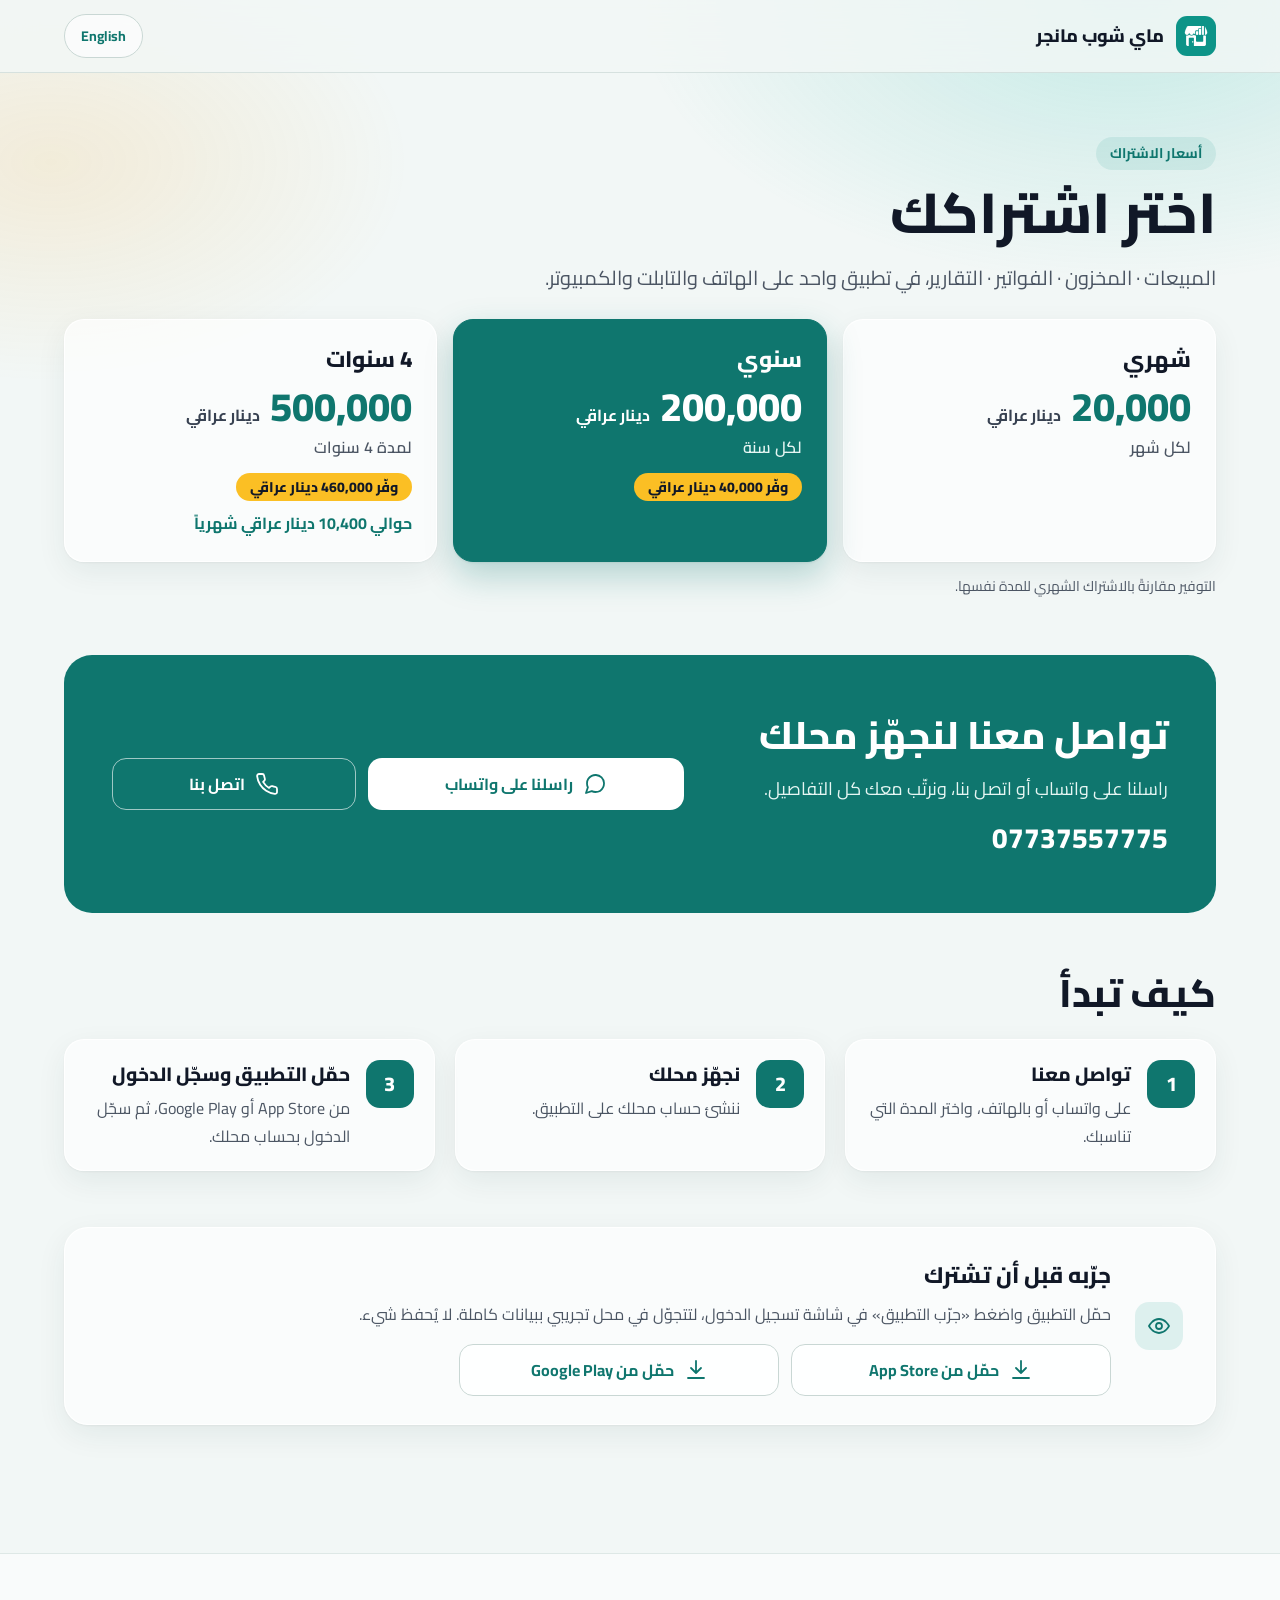
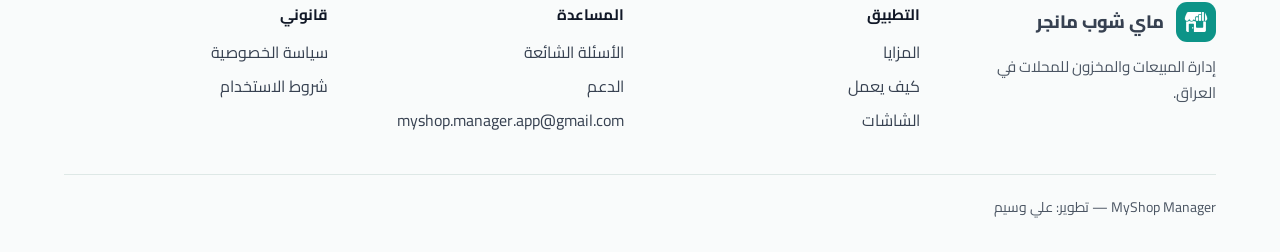
<file: p/index.html>
<!DOCTYPE html>
<html lang="ar" dir="rtl" data-active-lang="ar">
<head>
  <meta charset="utf-8">
  <meta name="viewport" content="width=device-width, initial-scale=1">
  <title>أسعار الاشتراك | Prices — MyShop Manager</title>
  <meta name="description" content="اشتراك ماي شوب مانجر بالدينار العراقي: شهري 20,000، سنوي 200,000، أو 4 سنوات 500,000. تواصل معنا ونجهّز محلك — MyShop Manager subscription prices.">
  <meta name="robots" content="noindex, nofollow">
  <meta name="referrer" content="no-referrer">
  <meta name="format-detection" content="telephone=no">
  <meta name="theme-color" content="#0f766e">
  <meta property="og:type" content="website">
  <meta property="og:site_name" content="MyShop Manager">
  <meta property="og:locale" content="ar_IQ">
  <meta property="og:locale:alternate" content="en_GB">
  <meta property="og:title" content="أسعار اشتراك ماي شوب مانجر | MyShop Manager prices">
  <meta property="og:description" content="اشتراك ماي شوب مانجر بالدينار العراقي: شهري 20,000، سنوي 200,000، أو 4 سنوات 500,000. تواصل معنا ونجهّز محلك — MyShop Manager subscription prices.">
  <meta property="og:url" content="https://aliwaseem27.github.io/myshop-legal/p/">
  <meta property="og:image" content="https://aliwaseem27.github.io/myshop-legal/app_icon.png">
  <meta property="og:image:width" content="1024">
  <meta property="og:image:height" content="1024">
  <meta property="og:image:alt" content="أيقونة تطبيق ماي شوب مانجر — MyShop Manager app icon">
  <link rel="icon" type="image/png" href="../app_icon.png">
  <link rel="preconnect" href="https://fonts.googleapis.com">
  <link rel="preconnect" href="https://fonts.gstatic.com" crossorigin>
  <link href="https://fonts.googleapis.com/css2?family=Cairo:wght@400;600;700;800&display=swap" rel="stylesheet">
  <link rel="stylesheet" href="../styles.css">
  <style>
    /* Prices page styles. Logical properties only, like the shared sheet. */

    /* Header: this page has no nav, so the language button takes the
       far end, and the narrow-screen top padding meant for the nav row
       is dropped. */
    .p-page #lang-toggle {
      margin-inline-start: auto;
    }

    .p-page .hdr .bar {
      padding-top: 0;
    }

    /* A stronger focus ring than the shared 55% teal (about 2:1 on glass,
       1.2:1 on the teal band). */
    .p-page :focus-visible {
      outline-color: var(--teal-dark);
    }

    .p-page .cta :focus-visible {
      outline-color: #fff;
    }

    .p-page .page-head {
      padding-bottom: 24px;
    }

    .p-sec {
      margin-top: 56px;
    }

    /* Plans */
    .plans {
      list-style: none;
      margin: 0;
      padding: 0;
      display: grid;
      gap: 16px;
    }

    .plan {
      display: flex;
      flex-direction: column;
      align-items: flex-start;
      padding: 24px;
    }

    .plan-rec {
      background: var(--teal-dark);
      border: 1px solid var(--teal-dark);
      border-radius: var(--radius);
      box-shadow: 0 1px 2px rgba(15, 61, 58, 0.08), 0 14px 34px rgba(15, 118, 110, 0.28);
      color: #fff;
    }

    .plan-head {
      align-self: stretch;
      display: flex;
      align-items: center;
      justify-content: space-between;
      gap: 12px;
    }

    .plan-name {
      margin: 0;
      font-size: 1.4rem;
      font-weight: 800;
      line-height: 1.4;
      color: var(--ink);
    }

    .plan-price {
      margin: 8px 0 0;
      display: flex;
      flex-wrap: wrap;
      align-items: baseline;
      gap: 0 10px;
      line-height: 1.2;
    }

    .plan-amt {
      font-size: 2.5rem;
      font-weight: 800;
      color: var(--teal-dark);
    }

    .plan-cur {
      font-size: 1rem;
      font-weight: 700;
      color: #374151;
    }

    .plan-per {
      margin: 2px 0 0;
      color: var(--muted);
      font-weight: 600;
    }

    .plan-save {
      margin: 12px 0 0;
      padding: 2px 14px;
      border-radius: 999px;
      background: #fbbf24;
      color: var(--ink);
      font-size: 0.875rem;
      font-weight: 800;
    }

    .plan-note {
      margin: 8px 0 0;
      color: var(--teal-dark);
      font-weight: 700;
    }

    .plan-rec .plan-name,
    .plan-rec .plan-amt,
    .plan-rec .plan-cur {
      color: #fff;
    }

    .plan-rec .plan-per {
      color: #e6f6f3;
    }

    .plans-note {
      margin: 12px 0 0;
      color: var(--muted);
      font-size: 0.875rem;
    }

    /* Contact band (reuses .cta). On a phone the text and each button
       take the full width; on a wide screen the text sits at the start
       and the two buttons sit side by side at the end. */
    .cta-text {
      flex: 1 1 320px;
    }

    .p-page .cta .tel-num {
      margin-top: 16px;
      font-size: 1.75rem;
      font-weight: 800;
      line-height: 1.3;
      color: #fff;
    }

    .p-page .cta .btn-row {
      flex: 1 1 440px;
    }

    .p-page .cta .btn {
      flex: 1 1 auto;
    }

    /* How to start (reuses .steps, in its compact size at every width) */
    .p-page .steps {
      margin-top: 20px;
    }

    .p-page .steps li {
      grid-template-columns: 48px minmax(0, 1fr);
      gap: 16px;
      padding: 20px;
    }

    .p-page .steps .num {
      width: 48px;
      height: 48px;
      border-radius: 14px;
      font-size: 1.25rem;
    }

    .p-page .steps h3 {
      margin: 0;
      font-size: 1.2rem;
      font-weight: 800;
      line-height: 1.5;
      color: var(--ink);
    }

    /* Try card (reuses .try) */
    .p-page .try .btn-row {
      margin-top: 16px;
    }

    .p-page .try .btn {
      flex: 1 1 200px;
      max-width: 320px;
    }

    @media (min-width: 901px) {
      .plans,
      .p-page .steps {
        grid-template-columns: repeat(3, minmax(0, 1fr));
      }
    }

    /* Tablet: each plan is one wide row, name and savings at the start,
       price, period and monthly equivalent at the end. */
    @media (min-width: 600px) and (max-width: 900px) {
      .plan {
        display: grid;
        grid-template-columns: minmax(0, 1fr) auto;
        grid-template-areas:
          "name price"
          "save per"
          "save note";
        column-gap: 24px;
        align-items: center;
        padding: 24px 32px;
      }

      .plan-head { grid-area: name; }
      .plan-price { grid-area: price; justify-self: end; margin: 0; }
      .plan-per { grid-area: per; justify-self: end; }
      .plan-save { grid-area: save; justify-self: start; align-self: start; margin-top: 8px; }
      .plan-note { grid-area: note; justify-self: end; margin-top: 4px; }
    }

    @media (max-width: 900px) {
      .p-sec {
        margin-top: 40px;
      }
    }

    @media (max-width: 480px) {
      .p-page .try {
        padding: 24px;
      }
    }
  </style>
  <script src="../lang.js"></script>
</head>
<body class="p-page">
  <a class="skip" href="#content"><span class="ar">انتقل إلى المحتوى</span><span class="en">Skip to content</span></a>

  <header class="hdr">
    <div class="wrap bar">
      <a class="brand" href="../index.html"><img src="../app_icon.png" alt="" width="40" height="40"><span class="ar">ماي شوب مانجر</span><span class="en">MyShop Manager</span></a>
      <button id="lang-toggle" type="button" lang="en">English</button>
    </div>
  </header>

  <!-- Icon sprite: defined once per page, referenced from both language blocks. -->
  <svg xmlns="http://www.w3.org/2000/svg" style="display:none" aria-hidden="true">
    <symbol id="i-chat" viewBox="0 0 24 24"><path d="M21 11.5a8.38 8.38 0 0 1-.9 3.8 8.5 8.5 0 0 1-7.6 4.7 8.38 8.38 0 0 1-3.8-.9L3 21l1.9-5.7a8.38 8.38 0 0 1-.9-3.8 8.5 8.5 0 0 1 4.7-7.6 8.38 8.38 0 0 1 3.8-.9h.5a8.48 8.48 0 0 1 8 8v.5z"/></symbol>
    <symbol id="i-phone" viewBox="0 0 24 24"><path d="M22 16.92v3a2 2 0 0 1-2.18 2 19.79 19.79 0 0 1-8.63-3.07 19.5 19.5 0 0 1-6-6 19.79 19.79 0 0 1-3.07-8.67A2 2 0 0 1 4.11 2h3a2 2 0 0 1 2 1.72 12.84 12.84 0 0 0 .7 2.81 2 2 0 0 1-.45 2.11L8.09 9.91a16 16 0 0 0 6 6l1.27-1.27a2 2 0 0 1 2.11-.45 12.84 12.84 0 0 0 2.81.7A2 2 0 0 1 22 16.92z"/></symbol>
    <symbol id="i-download" viewBox="0 0 24 24"><path d="M12 3v12m-5-5 5 5 5-5M4 20h16"/></symbol>
    <symbol id="i-eye" viewBox="0 0 24 24"><path d="M2 12s3.5-7 10-7 10 7 10 7-3.5 7-10 7S2 12 2 12z"/><circle cx="12" cy="12" r="3"/></symbol>
  </svg>

  <div id="content">
  <!-- ═══════════════════════ العربية ═══════════════════════ -->
  <main data-lang="ar">
    <div class="wrap band">
      <header class="page-head">
        <span class="eyebrow pill">أسعار الاشتراك</span>
        <h1 id="ar-title">اختر اشتراكك</h1>
        <p class="lead">المبيعات · المخزون · الفواتير · التقارير، في تطبيق واحد على الهاتف والتابلت والكمبيوتر.</p>
      </header>

      <ul class="plans" aria-label="مدد الاشتراك">
        <li class="glass plan">
          <div class="plan-head"><h2 class="plan-name">شهري</h2></div>
          <p class="plan-price"><span class="plan-amt">20,000</span> <span class="plan-cur">دينار عراقي</span></p>
          <p class="plan-per">لكل شهر</p>
        </li>
        <li class="plan plan-rec">
          <div class="plan-head"><h2 class="plan-name">سنوي</h2></div>
          <p class="plan-price"><span class="plan-amt">200,000</span> <span class="plan-cur">دينار عراقي</span></p>
          <p class="plan-per">لكل سنة</p>
          <p class="plan-save">وفّر 40,000 دينار عراقي</p>
        </li>
        <li class="glass plan">
          <div class="plan-head"><h2 class="plan-name">4 سنوات</h2></div>
          <p class="plan-price"><span class="plan-amt">500,000</span> <span class="plan-cur">دينار عراقي</span></p>
          <p class="plan-per">لمدة 4 سنوات</p>
          <p class="plan-save">وفّر 460,000 دينار عراقي</p>
          <p class="plan-note">حوالي 10,400 دينار عراقي شهرياً</p>
        </li>
      </ul>
      <p class="plans-note">التوفير مقارنةً بالاشتراك الشهري للمدة نفسها.</p>

      <section class="cta p-sec" aria-labelledby="ar-contact">
        <div class="cta-text">
          <h2 id="ar-contact">تواصل معنا لنجهّز محلك</h2>
          <p>راسلنا على واتساب أو اتصل بنا، ونرتّب معك كل التفاصيل.</p>
          <p class="tel-num"><span dir="ltr">07737557775</span></p>
        </div>
        <div class="btn-row">
          <a class="btn btn-light" href="https://wa.me/9647737557775?text=%D9%85%D8%B1%D8%AD%D8%A8%D8%A7%D9%8B%D8%8C%20%D8%A3%D8%B1%D9%8A%D8%AF%20%D8%A7%D9%84%D8%A7%D8%B3%D8%AA%D9%81%D8%B3%D8%A7%D8%B1%20%D8%B9%D9%86%20%D8%A7%D9%84%D8%A7%D8%B4%D8%AA%D8%B1%D8%A7%D9%83%20%D9%81%D9%8A%20%D9%85%D8%A7%D9%8A%20%D8%B4%D9%88%D8%A8%20%D9%85%D8%A7%D9%86%D8%AC%D8%B1."><svg class="ico" aria-hidden="true"><use href="#i-chat"/></svg>راسلنا على واتساب</a>
          <a class="btn btn-ghost" href="tel:+9647737557775"><svg class="ico" aria-hidden="true"><use href="#i-phone"/></svg>اتصل بنا</a>
        </div>
      </section>

      <section class="p-sec" aria-labelledby="ar-start">
        <h2 class="h2" id="ar-start">كيف تبدأ</h2>
        <ol class="steps">
          <li class="glass"><span class="num">1</span><div><h3>تواصل معنا</h3><p>على واتساب أو بالهاتف، واختر المدة التي تناسبك.</p></div></li>
          <li class="glass"><span class="num">2</span><div><h3>نجهّز محلك</h3><p>ننشئ حساب محلك على التطبيق.</p></div></li>
          <li class="glass"><span class="num">3</span><div><h3>حمّل التطبيق وسجّل الدخول</h3><p>من App Store أو Google Play، ثم سجّل الدخول بحساب محلك.</p></div></li>
        </ol>
      </section>

      <section class="glass try p-sec" aria-labelledby="ar-try">
        <span class="tile"><svg class="ico" aria-hidden="true"><use href="#i-eye"/></svg></span>
        <div>
          <h2 id="ar-try">جرّبه قبل أن تشترك</h2>
          <p>حمّل التطبيق واضغط «جرّب التطبيق» في شاشة تسجيل الدخول، لتتجوّل في محل تجريبي ببيانات كاملة. لا يُحفظ شيء.</p>
          <div class="btn-row">
            <a class="btn btn-s" href="https://apps.apple.com/us/app/myshop-manager/id6795263039" target="_blank" rel="noopener"><svg class="ico" aria-hidden="true"><use href="#i-download"/></svg>حمّل من App Store</a>
            <a class="btn btn-s" href="https://play.google.com/store/apps/details?id=com.aliwaseem.myshopmanager" target="_blank" rel="noopener"><svg class="ico" aria-hidden="true"><use href="#i-download"/></svg>حمّل من Google Play</a>
          </div>
        </div>
      </section>
    </div>
  </main>

  <!-- ═══════════════════════ English ═══════════════════════ -->
  <main data-lang="en" dir="ltr">
    <div class="wrap band">
      <header class="page-head">
        <span class="eyebrow pill">Subscription prices</span>
        <h1 id="en-title">Choose your plan</h1>
        <p class="lead">Sales · Inventory · Invoices · Reports, in one app on phone, tablet and computer.</p>
      </header>

      <ul class="plans" aria-label="Subscription plans">
        <li class="glass plan">
          <div class="plan-head"><h2 class="plan-name">Monthly</h2></div>
          <p class="plan-price"><span class="plan-amt">20,000</span> <span class="plan-cur">Iraqi Dinar</span></p>
          <p class="plan-per">per month</p>
        </li>
        <li class="plan plan-rec">
          <div class="plan-head"><h2 class="plan-name">Yearly</h2></div>
          <p class="plan-price"><span class="plan-amt">200,000</span> <span class="plan-cur">Iraqi Dinar</span></p>
          <p class="plan-per">per year</p>
          <p class="plan-save">Save 40,000 Iraqi Dinar</p>
        </li>
        <li class="glass plan">
          <div class="plan-head"><h2 class="plan-name">4 years</h2></div>
          <p class="plan-price"><span class="plan-amt">500,000</span> <span class="plan-cur">Iraqi Dinar</span></p>
          <p class="plan-per">for 4 years</p>
          <p class="plan-save">Save 460,000 Iraqi Dinar</p>
          <p class="plan-note">About 10,400 Iraqi Dinar a month</p>
        </li>
      </ul>
      <p class="plans-note">Savings are compared with the monthly plan over the same period.</p>

      <section class="cta p-sec" aria-labelledby="en-contact">
        <div class="cta-text">
          <h2 id="en-contact">Get in touch and we'll set up your shop</h2>
          <p>Message us on WhatsApp or call, and we'll sort out the details with you.</p>
          <p class="tel-num"><span dir="ltr">07737557775</span></p>
        </div>
        <div class="btn-row">
          <a class="btn btn-light" href="https://wa.me/9647737557775?text=Hello%2C%20I%27d%20like%20to%20ask%20about%20a%20MyShop%20Manager%20subscription."><svg class="ico" aria-hidden="true"><use href="#i-chat"/></svg>Message us on WhatsApp</a>
          <a class="btn btn-ghost" href="tel:+9647737557775"><svg class="ico" aria-hidden="true"><use href="#i-phone"/></svg>Call us</a>
        </div>
      </section>

      <section class="p-sec" aria-labelledby="en-start">
        <h2 class="h2" id="en-start">How to start</h2>
        <ol class="steps">
          <li class="glass"><span class="num">1</span><div><h3>Get in touch</h3><p>Message or call us, and pick the plan that suits you.</p></div></li>
          <li class="glass"><span class="num">2</span><div><h3>We set up your shop</h3><p>We create your shop's account in the app.</p></div></li>
          <li class="glass"><span class="num">3</span><div><h3>Download and sign in</h3><p>From the App Store or Google Play, then sign in with your shop's account.</p></div></li>
        </ol>
      </section>

      <section class="glass try p-sec" aria-labelledby="en-try">
        <span class="tile"><svg class="ico" aria-hidden="true"><use href="#i-eye"/></svg></span>
        <div>
          <h2 id="en-try">Try it before you subscribe</h2>
          <p>Download the app and tap “Try the App” on the sign-in screen to explore a sample shop with full data. Nothing is saved.</p>
          <div class="btn-row">
            <a class="btn btn-s" href="https://apps.apple.com/us/app/myshop-manager/id6795263039" target="_blank" rel="noopener"><svg class="ico" aria-hidden="true"><use href="#i-download"/></svg>Get it on the App Store</a>
            <a class="btn btn-s" href="https://play.google.com/store/apps/details?id=com.aliwaseem.myshopmanager" target="_blank" rel="noopener"><svg class="ico" aria-hidden="true"><use href="#i-download"/></svg>Get it on Google Play</a>
          </div>
        </div>
      </section>
    </div>
  </main>
  </div>

  <footer class="ftr">
    <div class="wrap">
      <div class="cols">
        <div>
          <a class="brand" href="../index.html"><img src="../app_icon.png" alt="" width="40" height="40"><span class="ar">ماي شوب مانجر</span><span class="en">MyShop Manager</span></a>
          <p class="tag"><span class="ar">إدارة المبيعات والمخزون للمحلات في العراق.</span><span class="en">Sales and inventory management for shops in Iraq.</span></p>
        </div>
        <nav aria-label="App">
          <h2><span class="ar">التطبيق</span><span class="en">App</span></h2>
          <ul>
            <li><a href="../features.html"><span class="ar">المزايا</span><span class="en">Features</span></a></li>
            <li><a href="../how.html"><span class="ar">كيف يعمل</span><span class="en">How it works</span></a></li>
            <li><a href="../screens.html"><span class="ar">الشاشات</span><span class="en">Screens</span></a></li>
          </ul>
        </nav>
        <nav aria-label="Help">
          <h2><span class="ar">المساعدة</span><span class="en">Help</span></h2>
          <ul>
            <li><a href="../faq.html"><span class="ar">الأسئلة الشائعة</span><span class="en">FAQ</span></a></li>
            <li><a href="../support.html"><span class="ar">الدعم</span><span class="en">Support</span></a></li>
            <li><a href="mailto:myshop.manager.app@gmail.com">myshop.manager.app@gmail.com</a></li>
          </ul>
        </nav>
        <nav aria-label="Legal">
          <h2><span class="ar">قانوني</span><span class="en">Legal</span></h2>
          <ul>
            <li><a href="../privacy.html"><span class="ar">سياسة الخصوصية</span><span class="en">Privacy Policy</span></a></li>
            <li><a href="../terms.html"><span class="ar">شروط الاستخدام</span><span class="en">Terms of Service</span></a></li>
          </ul>
        </nav>
      </div>
      <p class="credit"><span class="ar">MyShop Manager — تطوير: علي وسيم</span><span class="en">MyShop Manager — developed by Ali Waseem</span></p>
    </div>
  </footer>
</body>
</html>
</file>
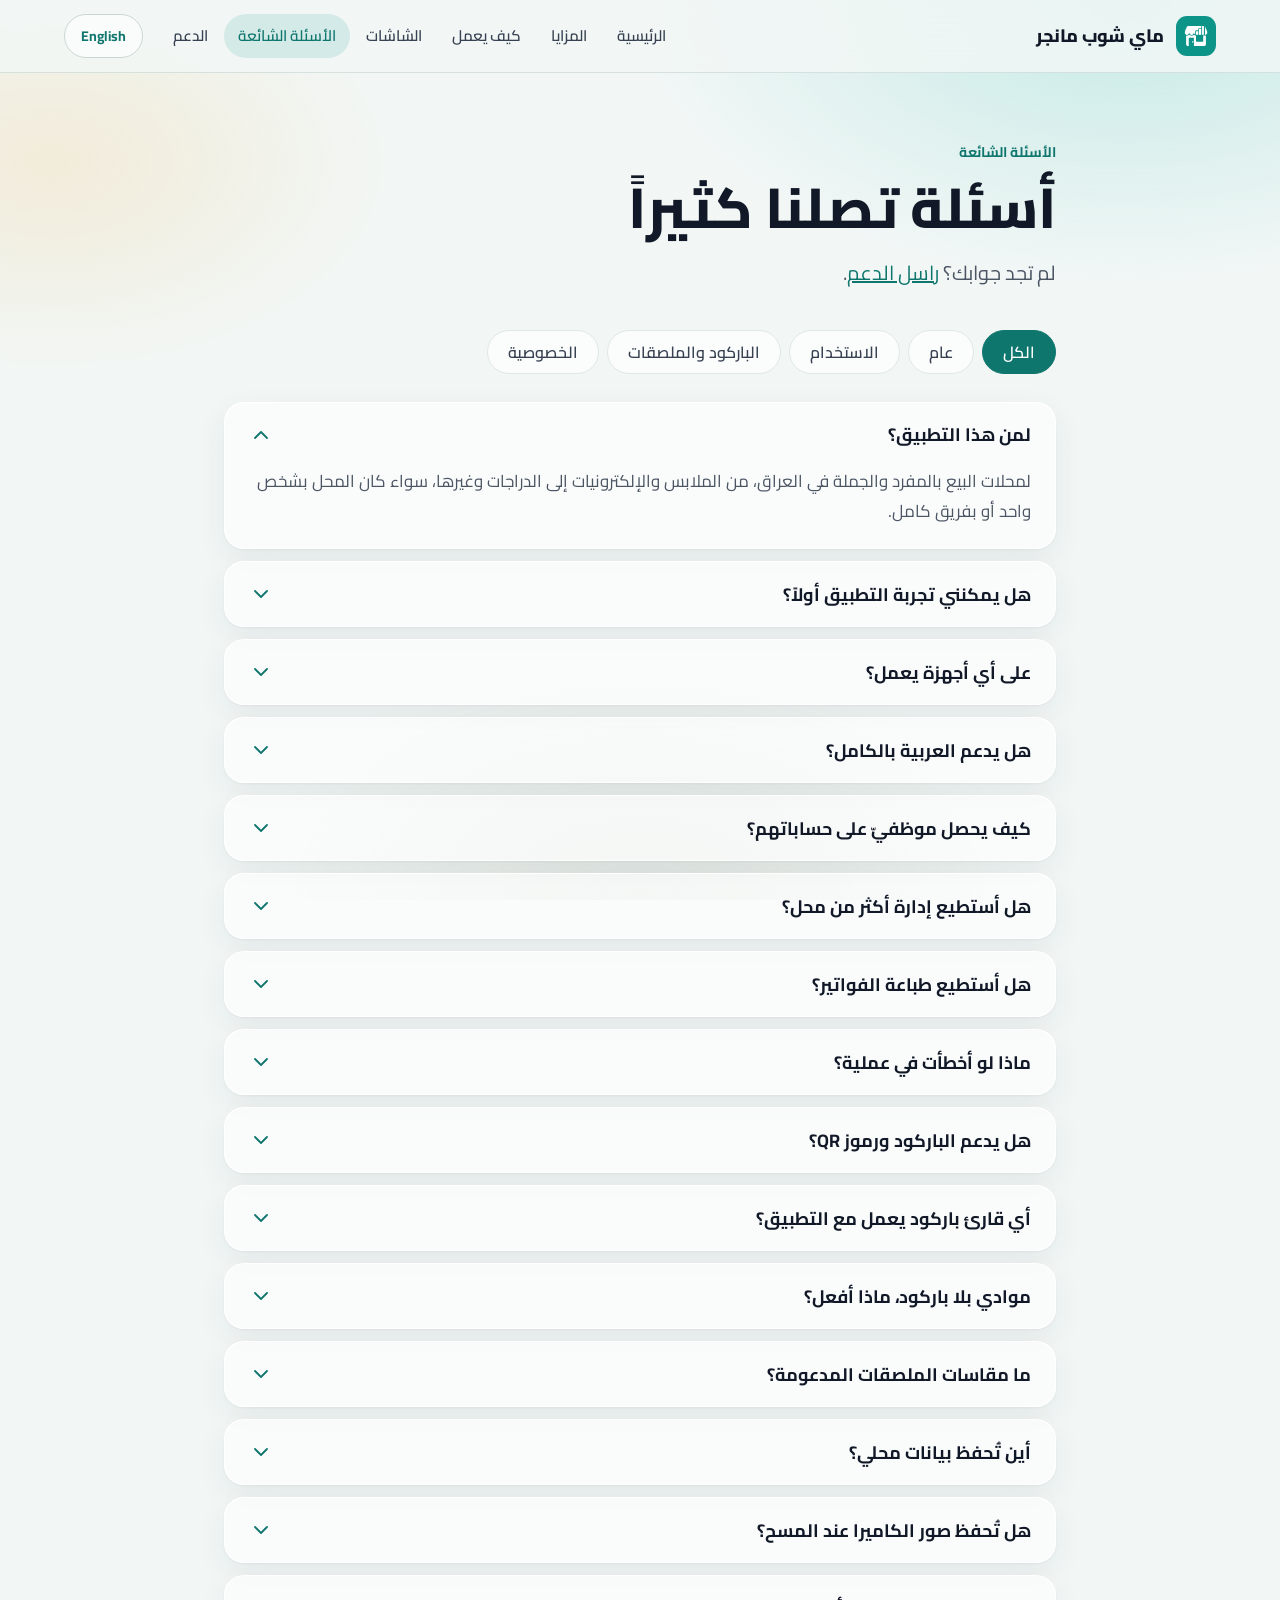
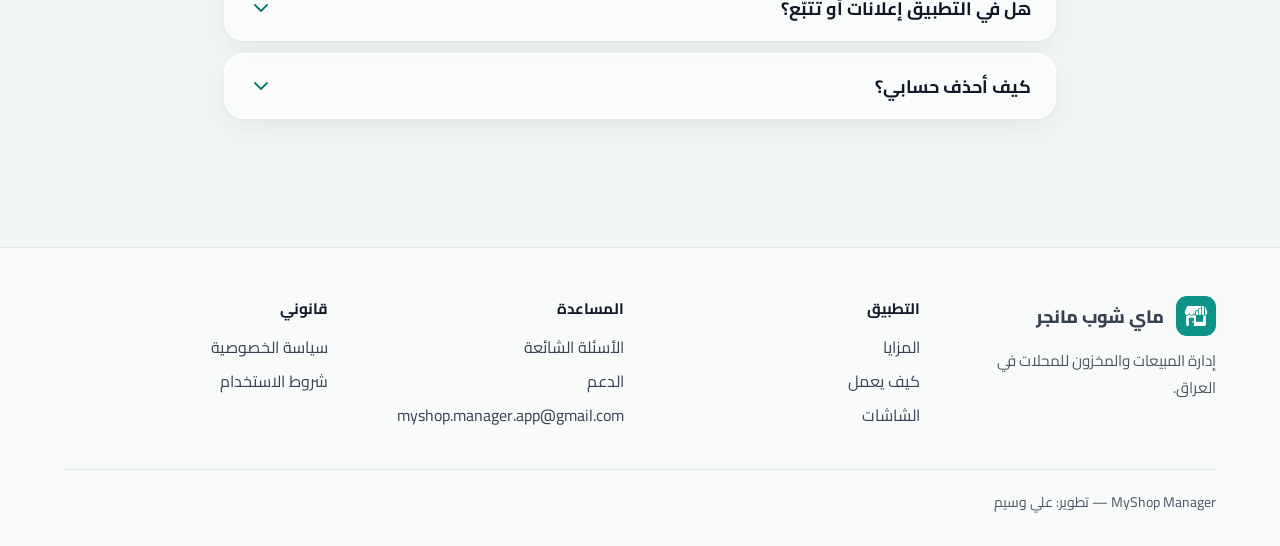
<file: faq.html>
<!DOCTYPE html>
<html lang="ar" dir="rtl" data-active-lang="ar">
<head>
  <meta charset="utf-8">
  <meta name="viewport" content="width=device-width, initial-scale=1">
  <title>الأسئلة الشائعة | FAQ — MyShop Manager</title>
  <meta name="description" content="أجوبة عن ماي شوب مانجر: الأجهزة، الباركود والملصقات، الفريق، الطباعة والخصوصية — MyShop Manager FAQ.">
  <meta name="theme-color" content="#0f766e">
  <link rel="canonical" href="https://aliwaseem27.github.io/myshop-legal/faq.html">
  <meta property="og:type" content="website">
  <meta property="og:site_name" content="MyShop Manager">
  <meta property="og:title" content="الأسئلة الشائعة | FAQ — MyShop Manager">
  <meta property="og:description" content="أجوبة عن ماي شوب مانجر: الأجهزة، الباركود والملصقات، الفريق، الطباعة والخصوصية — MyShop Manager FAQ.">
  <meta property="og:url" content="https://aliwaseem27.github.io/myshop-legal/faq.html">
  <meta property="og:image" content="https://aliwaseem27.github.io/myshop-legal/app_icon.png">
  <link rel="icon" type="image/png" href="app_icon.png">
  <link rel="preconnect" href="https://fonts.googleapis.com">
  <link rel="preconnect" href="https://fonts.gstatic.com" crossorigin>
  <link href="https://fonts.googleapis.com/css2?family=Cairo:wght@400;600;700;800&display=swap" rel="stylesheet">
  <link rel="stylesheet" href="styles.css">
  <script src="lang.js"></script>
  <!-- Marks JS as available before first paint: reveal, tabs and the FAQ
       filter scope their start states to .js, so no-JS visitors see all content. -->
  <script>document.documentElement.classList.add('js');</script>
</head>
<body>
  <a class="skip" href="#content"><span class="ar">انتقل إلى المحتوى</span><span class="en">Skip to content</span></a>

  <header class="hdr">
    <div class="wrap bar">
      <a class="brand" href="index.html"><img src="app_icon.png" alt="" width="40" height="40"><span class="ar">ماي شوب مانجر</span><span class="en">MyShop Manager</span></a>
      <nav class="nav" aria-label="Main">
        <a href="index.html"><span class="ar">الرئيسية</span><span class="en">Home</span></a>
        <a href="features.html"><span class="ar">المزايا</span><span class="en">Features</span></a>
        <a href="how.html"><span class="ar">كيف يعمل</span><span class="en">How it works</span></a>
        <a href="screens.html"><span class="ar">الشاشات</span><span class="en">Screens</span></a>
        <a href="faq.html" aria-current="page"><span class="ar">الأسئلة الشائعة</span><span class="en">FAQ</span></a>
        <a href="support.html"><span class="ar">الدعم</span><span class="en">Support</span></a>
      </nav>
      <button id="lang-toggle" type="button" lang="en">English</button>
    </div>
  </header>

  <!-- Icon sprite: defined once per page, referenced from both language blocks. -->
  <svg xmlns="http://www.w3.org/2000/svg" style="display:none" aria-hidden="true">
    <symbol id="i-scan" viewBox="0 0 24 24"><path d="M3 7V4h3M18 4h3v3M21 17v3h-3M6 20H3v-3M7 8v8M10 8v8M13 8v8M17 8v8"/></symbol>
    <symbol id="i-qr" viewBox="0 0 24 24"><rect x="3" y="3" width="7" height="7" rx="1"/><rect x="14" y="3" width="7" height="7" rx="1"/><rect x="3" y="14" width="7" height="7" rx="1"/><path d="M14 14h3v3h-3zM17 20h4v-3M20 14v.01"/></symbol>
    <symbol id="i-devices" viewBox="0 0 24 24"><rect x="2" y="4" width="14" height="10" rx="2"/><path d="M6 18h6"/><rect x="17" y="8" width="5" height="12" rx="1.5"/></symbol>
    <symbol id="i-bolt" viewBox="0 0 24 24"><path d="M13 2 4 14h7l-1 8 9-12h-7l1-8z"/></symbol>
    <symbol id="i-receipt" viewBox="0 0 24 24"><path d="M6 2h12v20l-3-2-3 2-3-2-3 2V2z"/><path d="M9 7h6M9 11h6M9 15h4"/></symbol>
    <symbol id="i-box" viewBox="0 0 24 24"><path d="M21 8 12 3 3 8v8l9 5 9-5V8z"/><path d="m3 8 9 5 9-5M12 13v8"/></symbol>
    <symbol id="i-users" viewBox="0 0 24 24"><circle cx="9" cy="8" r="3.5"/><path d="M2.5 20c.8-3.5 3.4-5.5 6.5-5.5s5.7 2 6.5 5.5"/><path d="M16 4.6a3.5 3.5 0 0 1 0 6.8M18 14.8c1.8.7 3 2.5 3.5 5.2"/></symbol>
    <symbol id="i-truck" viewBox="0 0 24 24"><path d="M2 6h11v10H2zM13 10h4.5L21 13.5V16h-8"/><circle cx="6" cy="18" r="2"/><circle cx="17" cy="18" r="2"/></symbol>
    <symbol id="i-coins" viewBox="0 0 24 24"><ellipse cx="9" cy="7" rx="6" ry="3"/><path d="M3 7v5c0 1.7 2.7 3 6 3s6-1.3 6-3V7"/><path d="M15 11.2c3.3.2 6 1.4 6 2.8v4c0 1.7-2.7 3-6 3-2 0-3.8-.5-4.9-1.3"/></symbol>
    <symbol id="i-chart" viewBox="0 0 24 24"><path d="M3 3v18h18"/><path d="M7 15l4-4 3 3 5-6"/></symbol>
    <symbol id="i-shield" viewBox="0 0 24 24"><path d="M12 3 4 6v6c0 4.5 3.4 8.3 8 9 4.6-.7 8-4.5 8-9V6l-8-3z"/><path d="m9 12 2 2 4-4"/></symbol>
    <symbol id="i-globe" viewBox="0 0 24 24"><circle cx="12" cy="12" r="9"/><path d="M3 12h18M12 3c2.5 2.6 3.8 5.6 3.8 9s-1.3 6.4-3.8 9c-2.5-2.6-3.8-5.6-3.8-9S9.5 5.6 12 3z"/></symbol>
    <symbol id="i-store" viewBox="0 0 24 24"><path d="M3 9 5 4h14l2 5"/><path d="M3 9a3 3 0 0 0 6 0 3 3 0 0 0 6 0 3 3 0 0 0 6 0"/><path d="M5 12v8h14v-8"/></symbol>
    <symbol id="i-printer" viewBox="0 0 24 24"><path d="M6 9V3h12v6"/><rect x="3" y="9" width="18" height="8" rx="2"/><path d="M6 14h12v7H6z"/></symbol>
    <symbol id="i-tag" viewBox="0 0 24 24"><path d="M3 12V3h9l9 9-9 9-9-9z"/><circle cx="7.5" cy="7.5" r="1.5"/></symbol>
    <symbol id="i-check" viewBox="0 0 24 24"><path d="m5 12 4.5 4.5L19 7"/></symbol>
    <symbol id="i-arrow" viewBox="0 0 24 24"><path d="M19 12H5m6-6-6 6 6 6"/></symbol>
    <symbol id="i-chev" viewBox="0 0 24 24"><path d="m6 9 6 6 6-6"/></symbol>
    <symbol id="i-download" viewBox="0 0 24 24"><path d="M12 3v12m-5-5 5 5 5-5M4 20h16"/></symbol>
    <symbol id="i-mail" viewBox="0 0 24 24"><rect x="3" y="5" width="18" height="14" rx="2"/><path d="m3 7 9 6 9-6"/></symbol>
    <symbol id="i-lock" viewBox="0 0 24 24"><rect x="4" y="10" width="16" height="11" rx="2"/><path d="M8 10V7a4 4 0 0 1 8 0v3"/></symbol>
    <symbol id="i-help" viewBox="0 0 24 24"><circle cx="12" cy="12" r="9"/><path d="M9.5 9.5a2.5 2.5 0 1 1 3.5 2.3c-.6.3-1 .9-1 1.6V14M12 17.5v.01"/></symbol>
    <symbol id="i-trash" viewBox="0 0 24 24"><path d="M4 7h16M10 11v6M14 11v6M6 7l1 13h10l1-13M9 7V4h6v3"/></symbol>
    <symbol id="i-eye" viewBox="0 0 24 24"><path d="M2 12s3.5-7 10-7 10 7 10 7-3.5 7-10 7S2 12 2 12z"/><circle cx="12" cy="12" r="3"/></symbol>
  </svg>

  <div id="content">
  <!-- ═══════════════════════ العربية ═══════════════════════ -->
  <main data-lang="ar">
    <div class="wrap faq-wrap band">
      <header class="page-head">
        <span class="eyebrow">الأسئلة الشائعة</span>
        <h1>أسئلة تصلنا كثيراً</h1>
        <p class="lead">لم تجد جوابك؟ <a href="support.html">راسل الدعم</a>.</p>
      </header>

      <div class="filters" role="group" aria-label="تصفية الأسئلة" data-for="ar-faq">
        <button type="button" data-filter="all" aria-pressed="true">الكل</button>
        <button type="button" data-filter="general" aria-pressed="false">عام</button>
        <button type="button" data-filter="use" aria-pressed="false">الاستخدام</button>
        <button type="button" data-filter="scan" aria-pressed="false">الباركود والملصقات</button>
        <button type="button" data-filter="privacy" aria-pressed="false">الخصوصية</button>
      </div>

      <ul class="faq" id="ar-faq">
        <li data-cat="general"><details class="glass" open><summary>لمن هذا التطبيق؟<svg class="ico" aria-hidden="true"><use href="#i-chev"/></svg></summary><p>لمحلات البيع بالمفرد والجملة في العراق، من الملابس والإلكترونيات إلى الدراجات وغيرها، سواء كان المحل بشخص واحد أو بفريق كامل.</p></details></li>
        <li data-cat="general"><details class="glass"><summary>هل يمكنني تجربة التطبيق أولاً؟<svg class="ico" aria-hidden="true"><use href="#i-chev"/></svg></summary><p>نعم. ادخل التطبيق بوضع الضيف لتتجوّل في محل تجريبي بمواد وطلبات وتقارير. البيانات في ذاكرة الجهاز فقط ولا يُحفظ منها شيء.</p></details></li>
        <li data-cat="general"><details class="glass"><summary>على أي أجهزة يعمل؟<svg class="ico" aria-hidden="true"><use href="#i-chev"/></svg></summary><p>على الهاتف والتابلت والكمبيوتر. الشاشة تترتّب حسب حجمها: على الشاشات الواسعة ترى القائمة والتفاصيل معاً، والسلة بجانب المواد. وكل الأجهزة تعمل على بيانات المحل نفسها.</p></details></li>
        <li data-cat="general"><details class="glass"><summary>هل يدعم العربية بالكامل؟<svg class="ico" aria-hidden="true"><use href="#i-chev"/></svg></summary><p>نعم. الواجهة عربية كاملة من اليمين لليسار، ويمكن التبديل إلى الإنجليزية. ولغة الفاتورة تُضبط بشكل مستقل عن لغة التطبيق.</p></details></li>
        <li data-cat="use"><details class="glass"><summary>كيف يحصل موظفيّ على حساباتهم؟<svg class="ico" aria-hidden="true"><use href="#i-chev"/></svg></summary><p>صاحب المحل أو المدير ينشئ حساب كل موظف من داخل التطبيق ويحدد دوره: مدير، أو كاشير، أو مشاهد.</p></details></li>
        <li data-cat="use"><details class="glass"><summary>هل أستطيع إدارة أكثر من محل؟<svg class="ico" aria-hidden="true"><use href="#i-chev"/></svg></summary><p>نعم. يمكن لحساب واحد الوصول إلى عدة محلات، وبيانات كل محل منفصلة تماماً عن الآخر.</p></details></li>
        <li data-cat="use"><details class="glass"><summary>هل أستطيع طباعة الفواتير؟<svg class="ico" aria-hidden="true"><use href="#i-chev"/></svg></summary><p>نعم. فواتير A4 وإيصالات للطابعات الحرارية، أو PDF تشاركه عبر واتساب وتيليغرام وغيرها.</p></details></li>
        <li data-cat="use"><details class="glass"><summary>ماذا لو أخطأت في عملية؟<svg class="ico" aria-hidden="true"><use href="#i-chev"/></svg></summary><p>يمكن إلغاء الطلب أو إرجاع مواد منه. والعمليات الحساسة كالحذف والسحب وتغيير الأسعار تطلب تأكيداً أولاً، وكل تغيير يُحفظ في سجل النشاط.</p></details></li>
        <li data-cat="scan"><details class="glass"><summary>هل يدعم الباركود ورموز QR؟<svg class="ico" aria-hidden="true"><use href="#i-chev"/></svg></summary><p>نعم. امسح بكاميرا الجهاز أو بقارئ باركود لتضيف المادة إلى السلة، والمسح المتكرر يزيد الكمية. ويقرأ باركود المصنّع ورموز QR والرموز التي يولّدها التطبيق.</p></details></li>
        <li data-cat="scan"><details class="glass"><summary>أي قارئ باركود يعمل مع التطبيق؟<svg class="ico" aria-hidden="true"><use href="#i-chev"/></svg></summary><p>أغلب القارئات السلكية أو البلوتوث التي تعمل كلوحة مفاتيح. اربطه بالجهاز وابدأ المسح من شاشة البيع، ويمكنك ضبط الصوت والاهتزاز لكل جهاز من الإعدادات.</p></details></li>
        <li data-cat="scan"><details class="glass"><summary>موادي بلا باركود، ماذا أفعل؟<svg class="ico" aria-hidden="true"><use href="#i-chev"/></svg></summary><p>دع التطبيق يولّد رمزاً خاصاً بمحلك لكل مادة أو لكل قياس ولون، ثم اطبع ملصقاته.</p></details></li>
        <li data-cat="scan"><details class="glass"><summary>ما مقاسات الملصقات المدعومة؟<svg class="ico" aria-hidden="true"><use href="#i-chev"/></svg></summary><p>50 × 30 مم افتراضياً، و 40 × 30 و 30 × 20 و 40 × 20 و 58 × 40 مم، وأوراق ملصقات A4 لطابعات المكتب. والملصق QR أو باركود أو كلاهما.</p></details></li>
        <li data-cat="privacy"><details class="glass"><summary>أين تُحفظ بيانات محلي؟<svg class="ico" aria-hidden="true"><use href="#i-chev"/></svg></summary><p>لدى Supabase، مزوّد البيانات الوحيد للتطبيق. البيانات مشفّرة أثناء النقل، وبيانات كل محل معزولة عن غيره على مستوى قاعدة البيانات.</p></details></li>
        <li data-cat="privacy"><details class="glass"><summary>هل تُحفظ صور الكاميرا عند المسح؟<svg class="ico" aria-hidden="true"><use href="#i-chev"/></svg></summary><p>لا. المسح يتم بالكامل على جهازك، وتُقرأ الصورة لفك الرمز فقط ولا تُحفظ أو تُرفع. ويُطلب إذن الكاميرا عند أول مسح، ويمكنك رفضه ومتابعة استخدام التطبيق.</p></details></li>
        <li data-cat="privacy"><details class="glass"><summary>هل في التطبيق إعلانات أو تتبّع؟<svg class="ico" aria-hidden="true"><use href="#i-chev"/></svg></summary><p>لا. لا نستخدم أي أدوات إعلانات أو تحليلات أو تتبّع، ولا نبيع بياناتك.</p></details></li>
        <li data-cat="privacy"><details class="glass"><summary>كيف أحذف حسابي؟<svg class="ico" aria-hidden="true"><use href="#i-chev"/></svg></summary><p>من الإعدادات ثم حذف الحساب داخل التطبيق. يُنفَّذ الطلب خلال 30 يوماً، ويمكنك إلغاؤه قبل ذلك.</p></details></li>
      </ul>
    </div>
  </main>

  <!-- ═══════════════════════ English ═══════════════════════ -->
  <main data-lang="en" dir="ltr">
    <div class="wrap faq-wrap band">
      <header class="page-head">
        <span class="eyebrow">FAQ</span>
        <h1>Questions we hear often</h1>
        <p class="lead">Didn't find your answer? <a href="support.html">Contact support</a>.</p>
      </header>

      <div class="filters" role="group" aria-label="Filter questions" data-for="en-faq">
        <button type="button" data-filter="all" aria-pressed="true">All</button>
        <button type="button" data-filter="general" aria-pressed="false">General</button>
        <button type="button" data-filter="use" aria-pressed="false">Using the app</button>
        <button type="button" data-filter="scan" aria-pressed="false">Barcodes &amp; labels</button>
        <button type="button" data-filter="privacy" aria-pressed="false">Privacy</button>
      </div>

      <ul class="faq" id="en-faq">
        <li data-cat="general"><details class="glass" open><summary>Who is the app for?<svg class="ico" aria-hidden="true"><use href="#i-chev"/></svg></summary><p>Retail and wholesale shops in Iraq, from clothes and electronics to bikes and more, whether the shop is one person or a full team.</p></details></li>
        <li data-cat="general"><details class="glass"><summary>Can I try the app first?<svg class="ico" aria-hidden="true"><use href="#i-chev"/></svg></summary><p>Yes. Enter the app in guest mode to explore a sample shop with materials, orders and reports. The data lives only in your device's memory and nothing is saved.</p></details></li>
        <li data-cat="general"><details class="glass"><summary>Which devices does it run on?<svg class="ico" aria-hidden="true"><use href="#i-chev"/></svg></summary><p>Phone, tablet and computer. The layout follows the screen: on wide screens you see the list and details together, and the cart beside the products. Every device works on the same shop data.</p></details></li>
        <li data-cat="general"><details class="glass"><summary>Is it fully in Arabic?<svg class="ico" aria-hidden="true"><use href="#i-chev"/></svg></summary><p>Yes. The interface is fully right-to-left Arabic, and you can switch to English. The invoice language is set separately from the app language.</p></details></li>
        <li data-cat="use"><details class="glass"><summary>How do my staff get accounts?<svg class="ico" aria-hidden="true"><use href="#i-chev"/></svg></summary><p>The shop owner or a manager creates each staff account inside the app and picks its role: manager, cashier or viewer.</p></details></li>
        <li data-cat="use"><details class="glass"><summary>Can I run more than one shop?<svg class="ico" aria-hidden="true"><use href="#i-chev"/></svg></summary><p>Yes. One account can open several shops, and each shop's data is fully separate.</p></details></li>
        <li data-cat="use"><details class="glass"><summary>Can I print invoices?<svg class="ico" aria-hidden="true"><use href="#i-chev"/></svg></summary><p>Yes. A4 invoices and thermal receipts, or a PDF you share over WhatsApp, Telegram and more.</p></details></li>
        <li data-cat="use"><details class="glass"><summary>What if I make a mistake?<svg class="ico" aria-hidden="true"><use href="#i-chev"/></svg></summary><p>You can cancel an order or return items from it. Sensitive actions like deleting, withdrawing and changing prices ask for confirmation first, and every change is kept in the activity log.</p></details></li>
        <li data-cat="scan"><details class="glass"><summary>Does it support barcodes and QR codes?<svg class="ico" aria-hidden="true"><use href="#i-chev"/></svg></summary><p>Yes. Scan with the device camera or a barcode scanner to add a material to the cart; scanning again raises the quantity. It reads manufacturer barcodes, QR codes and the codes the app generates.</p></details></li>
        <li data-cat="scan"><details class="glass"><summary>Which barcode scanners work with the app?<svg class="ico" aria-hidden="true"><use href="#i-chev"/></svg></summary><p>Most wired or Bluetooth scanners that act as a keyboard. Connect one to the device and start scanning from the sale screen; sound and vibration can be set per device in Settings.</p></details></li>
        <li data-cat="scan"><details class="glass"><summary>My materials have no barcode. What now?<svg class="ico" aria-hidden="true"><use href="#i-chev"/></svg></summary><p>Let the app generate a code for your shop for each material, or for each size and colour, then print its labels.</p></details></li>
        <li data-cat="scan"><details class="glass"><summary>Which label sizes are supported?<svg class="ico" aria-hidden="true"><use href="#i-chev"/></svg></summary><p>50 × 30 mm by default, plus 40 × 30, 30 × 20, 40 × 20 and 58 × 40 mm, and A4 sticker sheets for office printers. Labels carry a QR code, a barcode or both.</p></details></li>
        <li data-cat="privacy"><details class="glass"><summary>Where is my shop's data stored?<svg class="ico" aria-hidden="true"><use href="#i-chev"/></svg></summary><p>With Supabase, the app's only data processor. Data is encrypted in transit, and each shop's data is isolated from every other shop at the database level.</p></details></li>
        <li data-cat="privacy"><details class="glass"><summary>Are camera images saved when I scan?<svg class="ico" aria-hidden="true"><use href="#i-chev"/></svg></summary><p>No. Scanning happens entirely on your device; the camera image is read only to decode the code and is never saved or uploaded. The app asks for camera permission the first time you scan, and you can decline and keep using the rest of the app.</p></details></li>
        <li data-cat="privacy"><details class="glass"><summary>Are there ads or tracking?<svg class="ico" aria-hidden="true"><use href="#i-chev"/></svg></summary><p>No. The app uses no advertising, analytics or tracking tools, and your data is never sold.</p></details></li>
        <li data-cat="privacy"><details class="glass"><summary>How do I delete my account?<svg class="ico" aria-hidden="true"><use href="#i-chev"/></svg></summary><p>In the app, go to Settings, then Delete Account. The request is processed within 30 days and can be cancelled before then.</p></details></li>
      </ul>
    </div>
  </main>
  </div>

  <footer class="ftr">
    <div class="wrap">
      <div class="cols">
        <div>
          <a class="brand" href="index.html"><img src="app_icon.png" alt="" width="40" height="40"><span class="ar">ماي شوب مانجر</span><span class="en">MyShop Manager</span></a>
          <p class="tag"><span class="ar">إدارة المبيعات والمخزون للمحلات في العراق.</span><span class="en">Sales and inventory management for shops in Iraq.</span></p>
        </div>
        <nav aria-label="App">
          <h2><span class="ar">التطبيق</span><span class="en">App</span></h2>
          <ul>
            <li><a href="features.html"><span class="ar">المزايا</span><span class="en">Features</span></a></li>
            <li><a href="how.html"><span class="ar">كيف يعمل</span><span class="en">How it works</span></a></li>
            <li><a href="screens.html"><span class="ar">الشاشات</span><span class="en">Screens</span></a></li>
          </ul>
        </nav>
        <nav aria-label="Help">
          <h2><span class="ar">المساعدة</span><span class="en">Help</span></h2>
          <ul>
            <li><a href="faq.html"><span class="ar">الأسئلة الشائعة</span><span class="en">FAQ</span></a></li>
            <li><a href="support.html"><span class="ar">الدعم</span><span class="en">Support</span></a></li>
            <li><a href="mailto:myshop.manager.app@gmail.com">myshop.manager.app@gmail.com</a></li>
          </ul>
        </nav>
        <nav aria-label="Legal">
          <h2><span class="ar">قانوني</span><span class="en">Legal</span></h2>
          <ul>
            <li><a href="privacy.html"><span class="ar">سياسة الخصوصية</span><span class="en">Privacy Policy</span></a></li>
            <li><a href="terms.html"><span class="ar">شروط الاستخدام</span><span class="en">Terms of Service</span></a></li>
          </ul>
        </nav>
      </div>
      <p class="credit"><span class="ar">MyShop Manager — تطوير: علي وسيم</span><span class="en">MyShop Manager — developed by Ali Waseem</span></p>
    </div>
  </footer>

  <script src="site.js"></script>
</body>
</html>
</file>
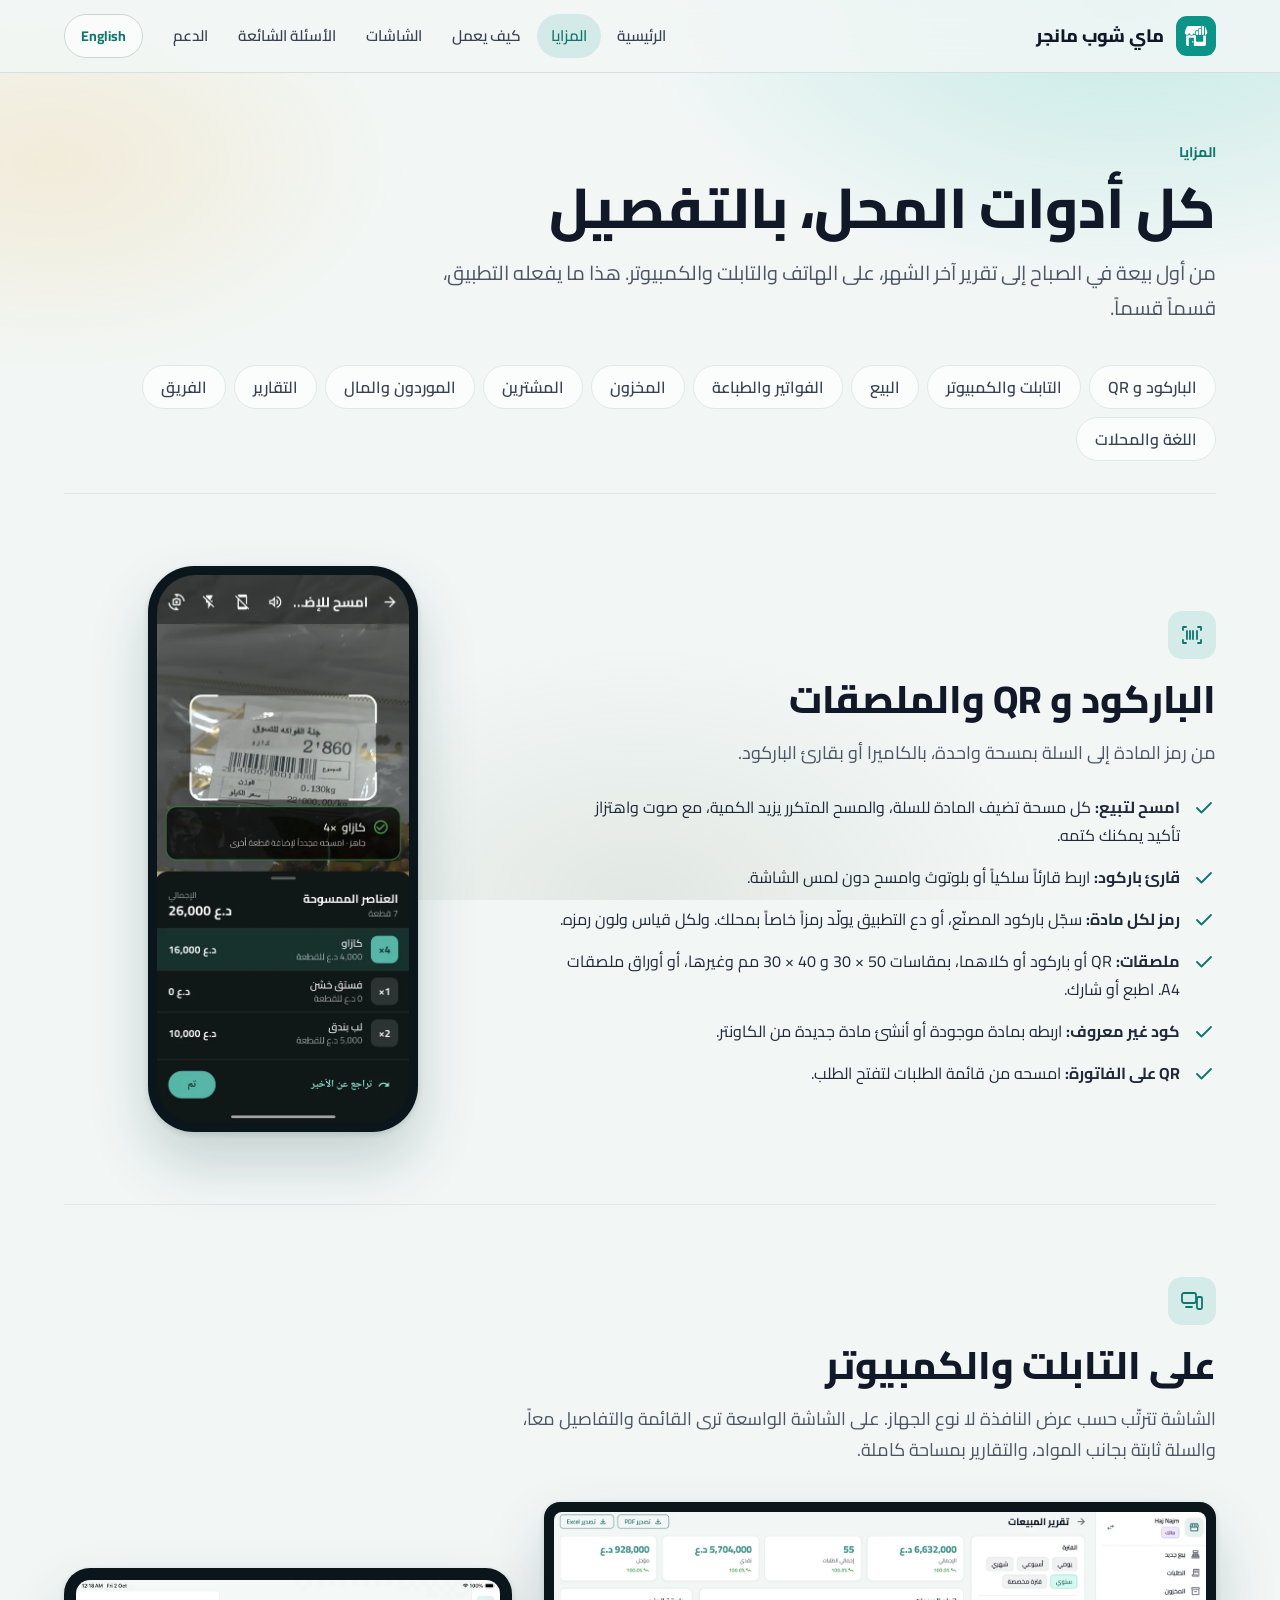
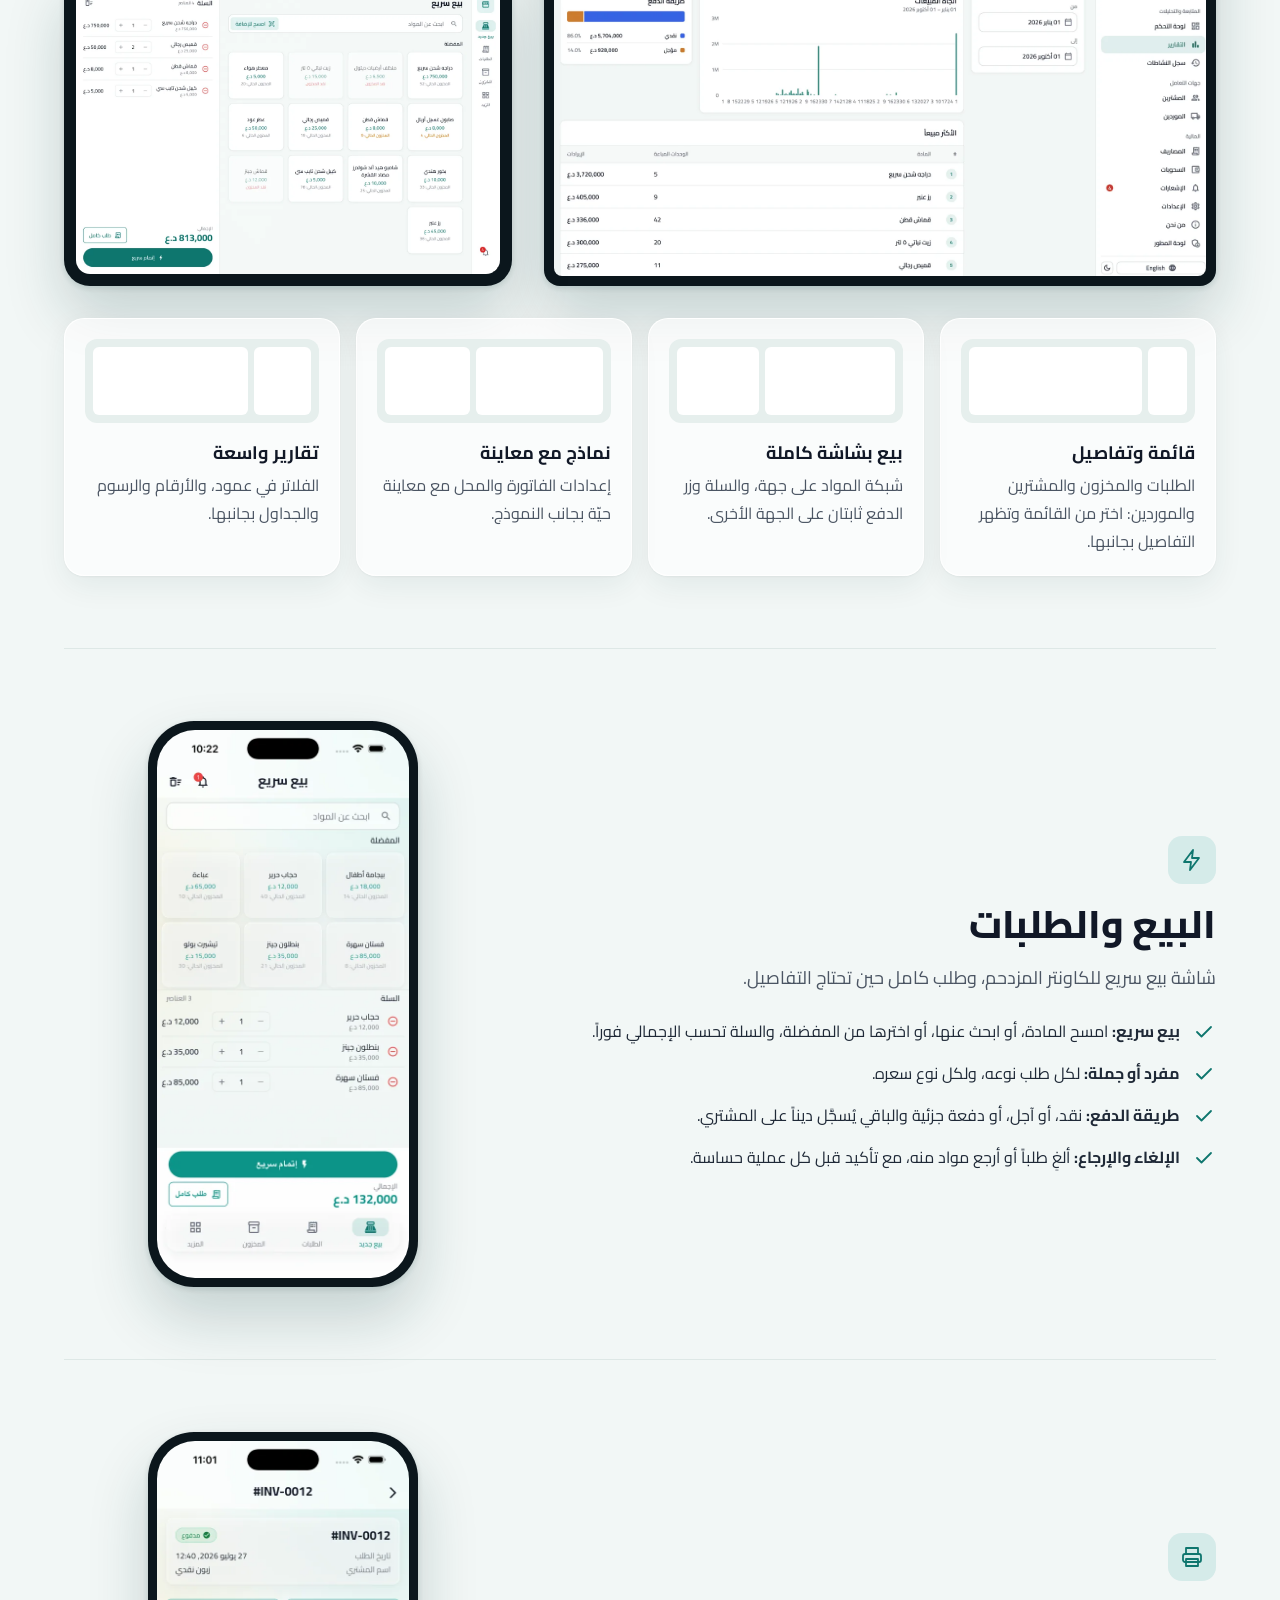
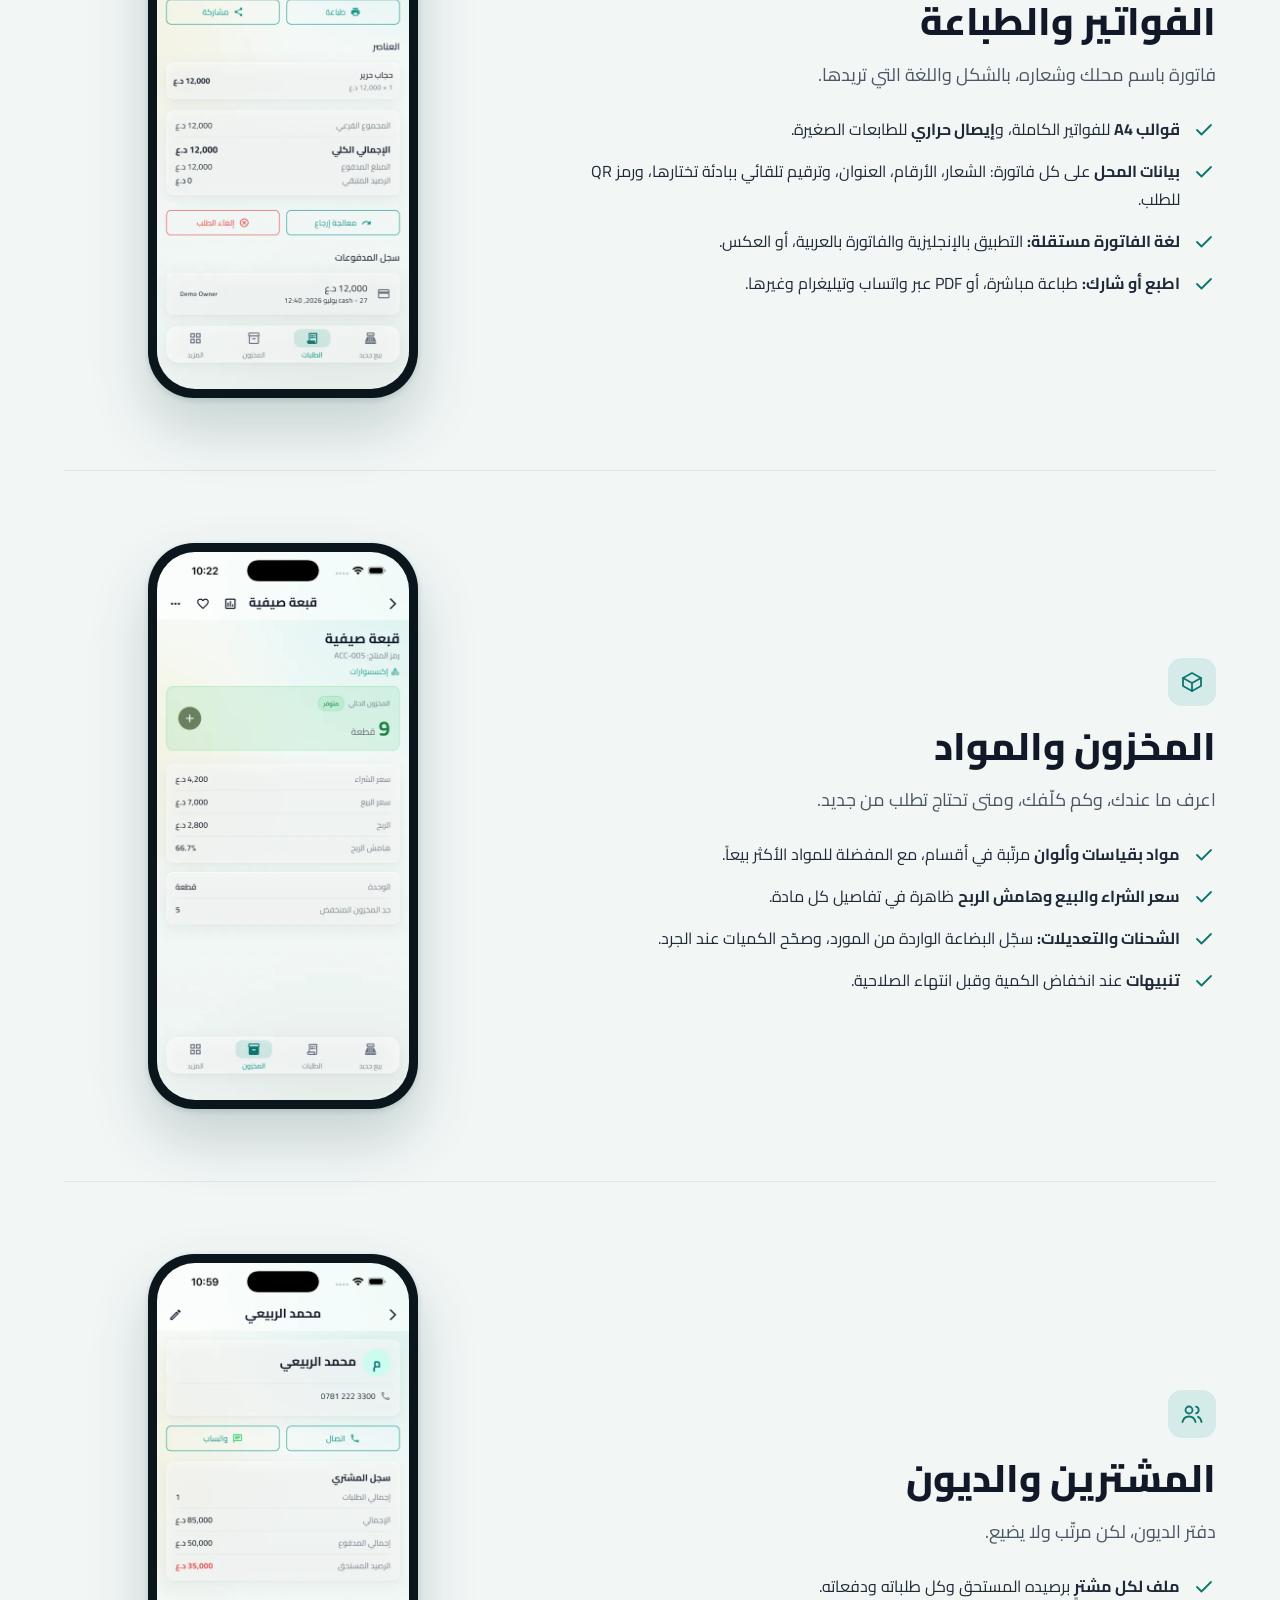
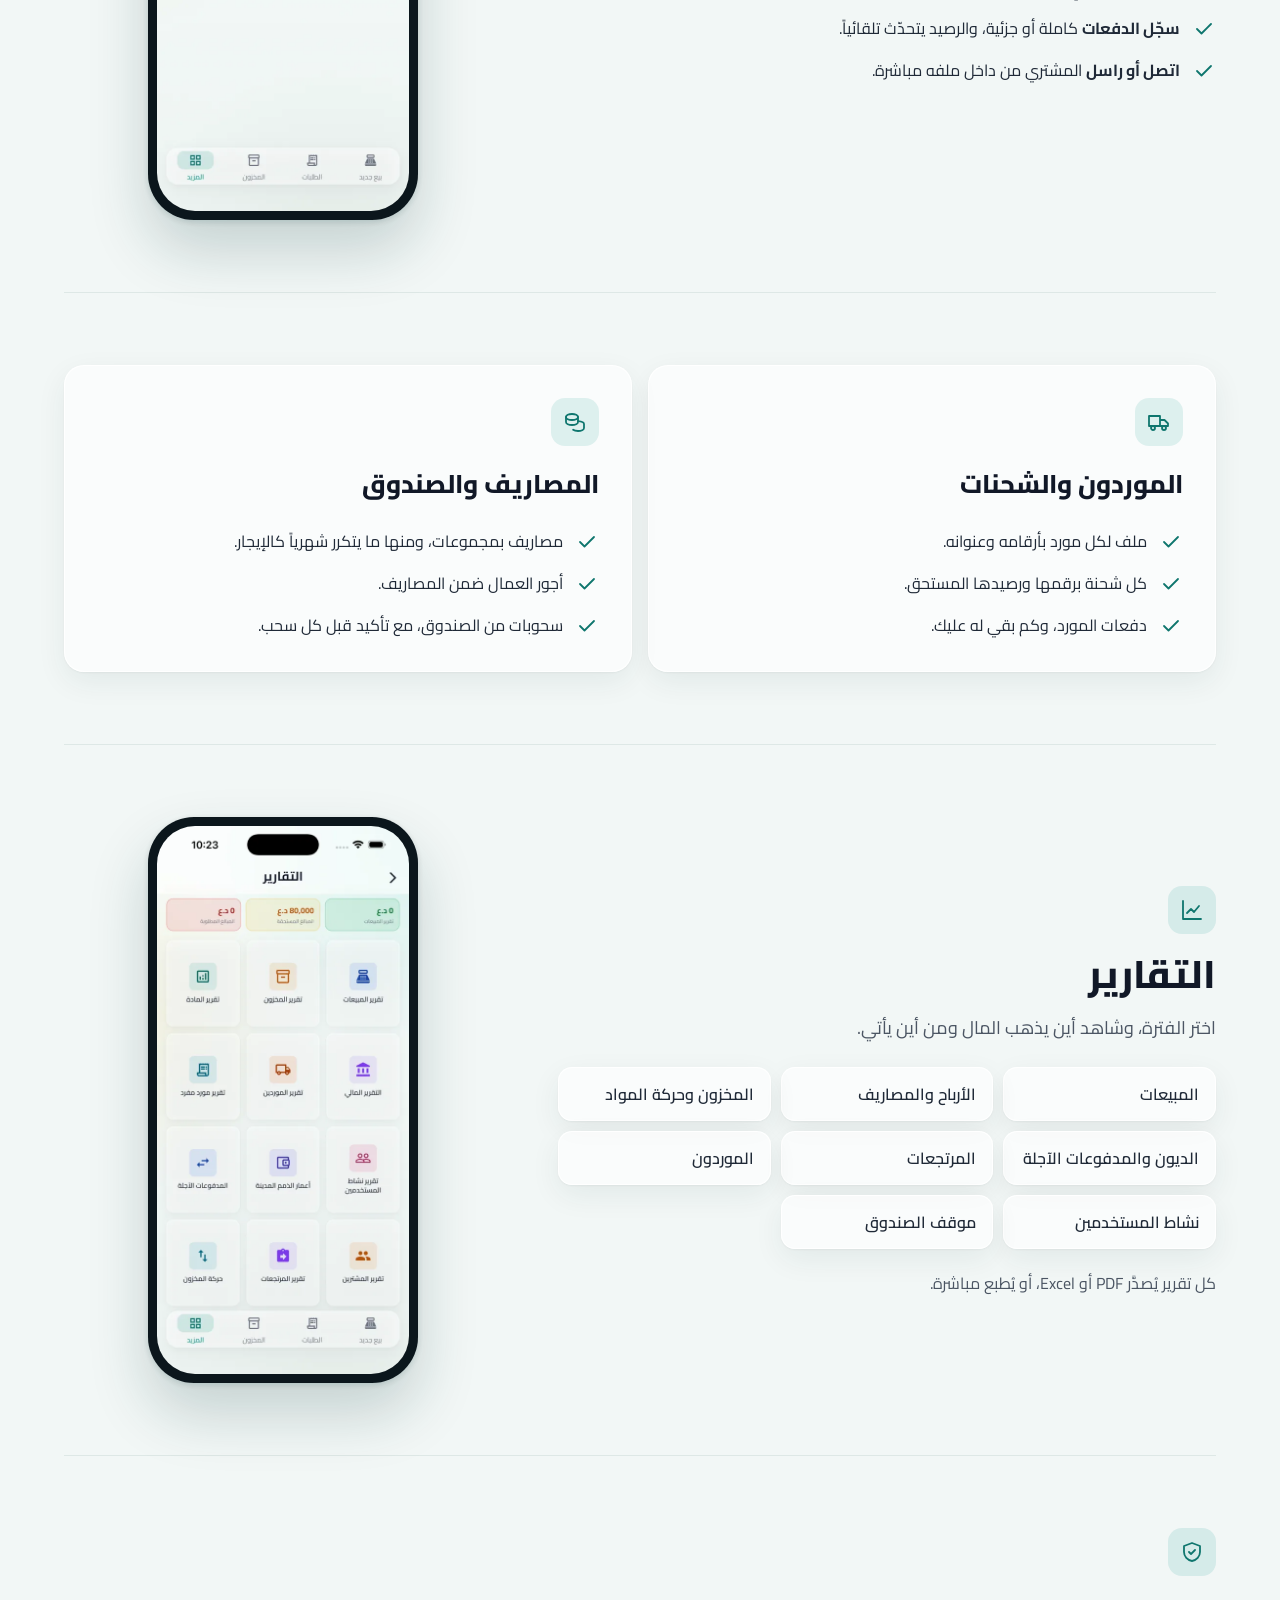
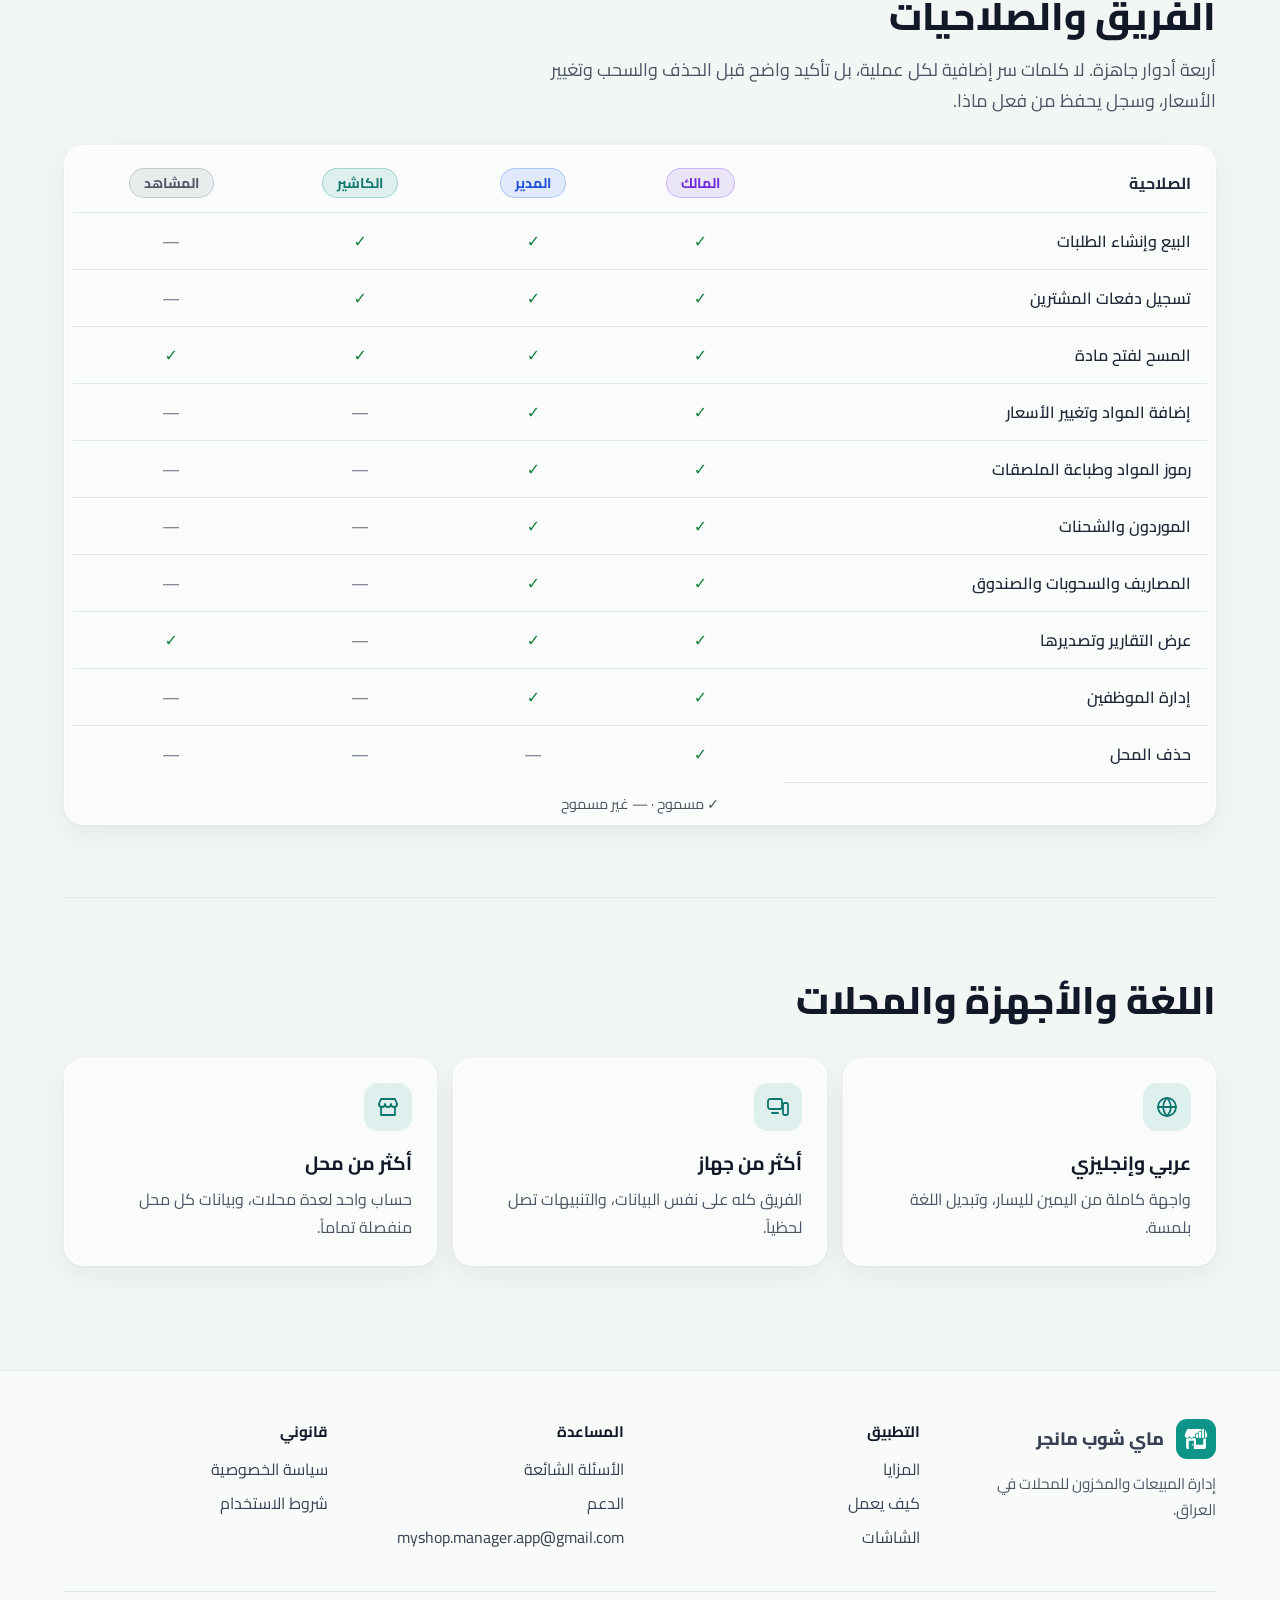
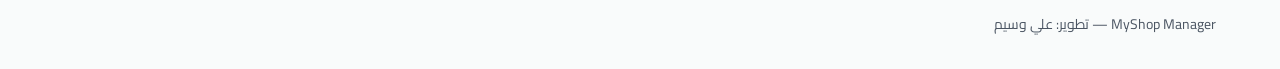
<file: features.html>
<!DOCTYPE html>
<html lang="ar" dir="rtl" data-active-lang="ar">
<head>
  <meta charset="utf-8">
  <meta name="viewport" content="width=device-width, initial-scale=1">
  <title>المزايا | Features — MyShop Manager</title>
  <meta name="description" content="كل مزايا ماي شوب مانجر بالتفصيل: الباركود والملصقات، التابلت والكمبيوتر، البيع، الفواتير، المخزون، الديون، التقارير والصلاحيات.">
  <meta name="theme-color" content="#0f766e">
  <link rel="canonical" href="https://aliwaseem27.github.io/myshop-legal/features.html">
  <meta property="og:type" content="website">
  <meta property="og:site_name" content="MyShop Manager">
  <meta property="og:title" content="المزايا | Features — MyShop Manager">
  <meta property="og:description" content="كل مزايا ماي شوب مانجر بالتفصيل: الباركود والملصقات، التابلت والكمبيوتر، البيع، الفواتير، المخزون، الديون، التقارير والصلاحيات.">
  <meta property="og:url" content="https://aliwaseem27.github.io/myshop-legal/features.html">
  <meta property="og:image" content="https://aliwaseem27.github.io/myshop-legal/app_icon.png">
  <link rel="icon" type="image/png" href="app_icon.png">
  <link rel="preconnect" href="https://fonts.googleapis.com">
  <link rel="preconnect" href="https://fonts.gstatic.com" crossorigin>
  <link href="https://fonts.googleapis.com/css2?family=Cairo:wght@400;600;700;800&display=swap" rel="stylesheet">
  <link rel="stylesheet" href="styles.css">
  <script src="lang.js"></script>
  <!-- Marks JS as available before first paint: reveal, tabs and the FAQ
       filter scope their start states to .js, so no-JS visitors see all content. -->
  <script>document.documentElement.classList.add('js');</script>
</head>
<body>
  <a class="skip" href="#content"><span class="ar">انتقل إلى المحتوى</span><span class="en">Skip to content</span></a>

  <header class="hdr">
    <div class="wrap bar">
      <a class="brand" href="index.html"><img src="app_icon.png" alt="" width="40" height="40"><span class="ar">ماي شوب مانجر</span><span class="en">MyShop Manager</span></a>
      <nav class="nav" aria-label="Main">
        <a href="index.html"><span class="ar">الرئيسية</span><span class="en">Home</span></a>
        <a href="features.html" aria-current="page"><span class="ar">المزايا</span><span class="en">Features</span></a>
        <a href="how.html"><span class="ar">كيف يعمل</span><span class="en">How it works</span></a>
        <a href="screens.html"><span class="ar">الشاشات</span><span class="en">Screens</span></a>
        <a href="faq.html"><span class="ar">الأسئلة الشائعة</span><span class="en">FAQ</span></a>
        <a href="support.html"><span class="ar">الدعم</span><span class="en">Support</span></a>
      </nav>
      <button id="lang-toggle" type="button" lang="en">English</button>
    </div>
  </header>

  <!-- Icon sprite: defined once per page, referenced from both language blocks. -->
  <svg xmlns="http://www.w3.org/2000/svg" style="display:none" aria-hidden="true">
    <symbol id="i-scan" viewBox="0 0 24 24"><path d="M3 7V4h3M18 4h3v3M21 17v3h-3M6 20H3v-3M7 8v8M10 8v8M13 8v8M17 8v8"/></symbol>
    <symbol id="i-qr" viewBox="0 0 24 24"><rect x="3" y="3" width="7" height="7" rx="1"/><rect x="14" y="3" width="7" height="7" rx="1"/><rect x="3" y="14" width="7" height="7" rx="1"/><path d="M14 14h3v3h-3zM17 20h4v-3M20 14v.01"/></symbol>
    <symbol id="i-devices" viewBox="0 0 24 24"><rect x="2" y="4" width="14" height="10" rx="2"/><path d="M6 18h6"/><rect x="17" y="8" width="5" height="12" rx="1.5"/></symbol>
    <symbol id="i-bolt" viewBox="0 0 24 24"><path d="M13 2 4 14h7l-1 8 9-12h-7l1-8z"/></symbol>
    <symbol id="i-receipt" viewBox="0 0 24 24"><path d="M6 2h12v20l-3-2-3 2-3-2-3 2V2z"/><path d="M9 7h6M9 11h6M9 15h4"/></symbol>
    <symbol id="i-box" viewBox="0 0 24 24"><path d="M21 8 12 3 3 8v8l9 5 9-5V8z"/><path d="m3 8 9 5 9-5M12 13v8"/></symbol>
    <symbol id="i-users" viewBox="0 0 24 24"><circle cx="9" cy="8" r="3.5"/><path d="M2.5 20c.8-3.5 3.4-5.5 6.5-5.5s5.7 2 6.5 5.5"/><path d="M16 4.6a3.5 3.5 0 0 1 0 6.8M18 14.8c1.8.7 3 2.5 3.5 5.2"/></symbol>
    <symbol id="i-truck" viewBox="0 0 24 24"><path d="M2 6h11v10H2zM13 10h4.5L21 13.5V16h-8"/><circle cx="6" cy="18" r="2"/><circle cx="17" cy="18" r="2"/></symbol>
    <symbol id="i-coins" viewBox="0 0 24 24"><ellipse cx="9" cy="7" rx="6" ry="3"/><path d="M3 7v5c0 1.7 2.7 3 6 3s6-1.3 6-3V7"/><path d="M15 11.2c3.3.2 6 1.4 6 2.8v4c0 1.7-2.7 3-6 3-2 0-3.8-.5-4.9-1.3"/></symbol>
    <symbol id="i-chart" viewBox="0 0 24 24"><path d="M3 3v18h18"/><path d="M7 15l4-4 3 3 5-6"/></symbol>
    <symbol id="i-shield" viewBox="0 0 24 24"><path d="M12 3 4 6v6c0 4.5 3.4 8.3 8 9 4.6-.7 8-4.5 8-9V6l-8-3z"/><path d="m9 12 2 2 4-4"/></symbol>
    <symbol id="i-globe" viewBox="0 0 24 24"><circle cx="12" cy="12" r="9"/><path d="M3 12h18M12 3c2.5 2.6 3.8 5.6 3.8 9s-1.3 6.4-3.8 9c-2.5-2.6-3.8-5.6-3.8-9S9.5 5.6 12 3z"/></symbol>
    <symbol id="i-store" viewBox="0 0 24 24"><path d="M3 9 5 4h14l2 5"/><path d="M3 9a3 3 0 0 0 6 0 3 3 0 0 0 6 0 3 3 0 0 0 6 0"/><path d="M5 12v8h14v-8"/></symbol>
    <symbol id="i-printer" viewBox="0 0 24 24"><path d="M6 9V3h12v6"/><rect x="3" y="9" width="18" height="8" rx="2"/><path d="M6 14h12v7H6z"/></symbol>
    <symbol id="i-tag" viewBox="0 0 24 24"><path d="M3 12V3h9l9 9-9 9-9-9z"/><circle cx="7.5" cy="7.5" r="1.5"/></symbol>
    <symbol id="i-check" viewBox="0 0 24 24"><path d="m5 12 4.5 4.5L19 7"/></symbol>
    <symbol id="i-arrow" viewBox="0 0 24 24"><path d="M19 12H5m6-6-6 6 6 6"/></symbol>
    <symbol id="i-chev" viewBox="0 0 24 24"><path d="m6 9 6 6 6-6"/></symbol>
    <symbol id="i-download" viewBox="0 0 24 24"><path d="M12 3v12m-5-5 5 5 5-5M4 20h16"/></symbol>
    <symbol id="i-mail" viewBox="0 0 24 24"><rect x="3" y="5" width="18" height="14" rx="2"/><path d="m3 7 9 6 9-6"/></symbol>
    <symbol id="i-lock" viewBox="0 0 24 24"><rect x="4" y="10" width="16" height="11" rx="2"/><path d="M8 10V7a4 4 0 0 1 8 0v3"/></symbol>
    <symbol id="i-help" viewBox="0 0 24 24"><circle cx="12" cy="12" r="9"/><path d="M9.5 9.5a2.5 2.5 0 1 1 3.5 2.3c-.6.3-1 .9-1 1.6V14M12 17.5v.01"/></symbol>
    <symbol id="i-trash" viewBox="0 0 24 24"><path d="M4 7h16M10 11v6M14 11v6M6 7l1 13h10l1-13M9 7V4h6v3"/></symbol>
    <symbol id="i-eye" viewBox="0 0 24 24"><path d="M2 12s3.5-7 10-7 10 7 10 7-3.5 7-10 7S2 12 2 12z"/><circle cx="12" cy="12" r="3"/></symbol>
  </svg>

  <div id="content">
  <!-- ═══════════════════════ العربية ═══════════════════════ -->
  <main data-lang="ar">
    <div class="wrap">
      <header class="page-head">
        <span class="eyebrow">المزايا</span>
        <h1>كل أدوات المحل، بالتفصيل</h1>
        <p class="lead">من أول بيعة في الصباح إلى تقرير آخر الشهر، على الهاتف والتابلت والكمبيوتر. هذا ما يفعله التطبيق، قسماً قسماً.</p>
      </header>

      <nav class="jump" aria-label="أقسام الصفحة">
        <a href="#ar-scan">الباركود و QR</a><a href="#ar-devices">التابلت والكمبيوتر</a><a href="#ar-sale">البيع</a><a href="#ar-invoice">الفواتير والطباعة</a><a href="#ar-stock">المخزون</a><a href="#ar-buyers">المشترين</a><a href="#ar-more">الموردون والمال</a><a href="#ar-reports">التقارير</a><a href="#ar-team">الفريق</a><a href="#ar-lang">اللغة والمحلات</a>
      </nav>

      <section id="ar-scan" class="feat">
        <div class="reveal">
          <span class="tile"><svg class="ico" aria-hidden="true"><use href="#i-scan"/></svg></span>
          <h2 class="h2" style="margin-top: 16px">الباركود و QR والملصقات</h2>
          <p class="lead">من رمز المادة إلى السلة بمسحة واحدة، بالكاميرا أو بقارئ الباركود.</p>
          <ul class="checks">
            <li><svg class="ico" aria-hidden="true"><use href="#i-check"/></svg><span><strong>امسح لتبيع:</strong> كل مسحة تضيف المادة للسلة، والمسح المتكرر يزيد الكمية، مع صوت واهتزاز تأكيد يمكنك كتمه.</span></li>
            <li><svg class="ico" aria-hidden="true"><use href="#i-check"/></svg><span><strong>قارئ باركود:</strong> اربط قارئاً سلكياً أو بلوتوث وامسح دون لمس الشاشة.</span></li>
            <li><svg class="ico" aria-hidden="true"><use href="#i-check"/></svg><span><strong>رمز لكل مادة:</strong> سجّل باركود المصنّع، أو دع التطبيق يولّد رمزاً خاصاً بمحلك. ولكل قياس ولون رمزه.</span></li>
            <li><svg class="ico" aria-hidden="true"><use href="#i-check"/></svg><span><strong>ملصقات:</strong> QR أو باركود أو كلاهما، بمقاسات 50 × 30 و 40 × 30 مم وغيرها، أو أوراق ملصقات A4. اطبع أو شارك.</span></li>
            <li><svg class="ico" aria-hidden="true"><use href="#i-check"/></svg><span><strong>كود غير معروف:</strong> اربطه بمادة موجودة أو أنشئ مادة جديدة من الكاونتر.</span></li>
            <li><svg class="ico" aria-hidden="true"><use href="#i-check"/></svg><span><strong>QR على الفاتورة:</strong> امسحه من قائمة الطلبات لتفتح الطلب.</span></li>
          </ul>
        </div>
        <div class="shot reveal"><div class="phone"><img src="screens/10.webp" width="515" height="1120" loading="lazy" alt="شاشة المسح مع قائمة المواد الممسوحة"></div></div>
      </section>

      <section id="ar-devices" class="feat-block">
        <div class="reveal">
          <span class="tile"><svg class="ico" aria-hidden="true"><use href="#i-devices"/></svg></span>
          <h2 class="h2" style="margin-top: 16px">على التابلت والكمبيوتر</h2>
          <p class="lead" style="max-width: 720px">الشاشة تترتّب حسب عرض النافذة لا نوع الجهاز. على الشاشة الواسعة ترى القائمة والتفاصيل معاً، والسلة ثابتة بجانب المواد، والتقارير بمساحة كاملة.</p>
        </div>
        <div class="duo">
          <figure class="reveal"><div class="desktop"><img src="screens/desktop-reports.webp" width="1600" height="894" loading="lazy" alt="التقارير على الكمبيوتر: الفلاتر في عمود والنتائج بجانبها"></div></figure>
          <figure class="reveal" style="--d:.1s"><div class="tablet"><img src="screens/tablet-quick-sale.webp" width="1180" height="820" loading="lazy" alt="البيع السريع على التابلت: المواد والسلة"></div></figure>
        </div>
        <ul class="grid-tiles layouts" data-stagger>
          <li class="glass reveal"><div class="mini" aria-hidden="true"><span style="flex: 0 0 18%"></span><span style="flex: 1"></span></div><h3>قائمة وتفاصيل</h3><p>الطلبات والمخزون والمشترين والموردين: اختر من القائمة وتظهر التفاصيل بجانبها.</p></li>
          <li class="glass reveal"><div class="mini" aria-hidden="true"><span style="flex: 1.6"></span><span style="flex: 1"></span></div><h3>بيع بشاشة كاملة</h3><p>شبكة المواد على جهة، والسلة وزر الدفع ثابتان على الجهة الأخرى.</p></li>
          <li class="glass reveal"><div class="mini" aria-hidden="true"><span style="flex: 1.5"></span><span style="flex: 1"></span></div><h3>نماذج مع معاينة</h3><p>إعدادات الفاتورة والمحل مع معاينة حيّة بجانب النموذج.</p></li>
          <li class="glass reveal"><div class="mini" aria-hidden="true"><span style="flex: 0 0 26%"></span><span style="flex: 1"></span></div><h3>تقارير واسعة</h3><p>الفلاتر في عمود، والأرقام والرسوم والجداول بجانبها.</p></li>
        </ul>
      </section>

      <section id="ar-sale" class="feat">
        <div class="reveal">
          <span class="tile"><svg class="ico" aria-hidden="true"><use href="#i-bolt"/></svg></span>
          <h2 class="h2" style="margin-top: 16px">البيع والطلبات</h2>
          <p class="lead">شاشة بيع سريع للكاونتر المزدحم، وطلب كامل حين تحتاج التفاصيل.</p>
          <ul class="checks">
            <li><svg class="ico" aria-hidden="true"><use href="#i-check"/></svg><span><strong>بيع سريع:</strong> امسح المادة، أو ابحث عنها، أو اخترها من المفضلة، والسلة تحسب الإجمالي فوراً.</span></li>
            <li><svg class="ico" aria-hidden="true"><use href="#i-check"/></svg><span><strong>مفرد أو جملة:</strong> لكل طلب نوعه، ولكل نوع سعره.</span></li>
            <li><svg class="ico" aria-hidden="true"><use href="#i-check"/></svg><span><strong>طريقة الدفع:</strong> نقد، أو آجل، أو دفعة جزئية والباقي يُسجَّل ديناً على المشتري.</span></li>
            <li><svg class="ico" aria-hidden="true"><use href="#i-check"/></svg><span><strong>الإلغاء والإرجاع:</strong> ألغِ طلباً أو أرجع مواد منه، مع تأكيد قبل كل عملية حساسة.</span></li>
          </ul>
        </div>
        <div class="shot reveal"><div class="phone"><img src="screens/01.webp" width="515" height="1120" loading="lazy" alt="شاشة البيع السريع"></div></div>
      </section>

      <section id="ar-invoice" class="feat">
        <div class="reveal">
          <span class="tile"><svg class="ico" aria-hidden="true"><use href="#i-printer"/></svg></span>
          <h2 class="h2" style="margin-top: 16px">الفواتير والطباعة</h2>
          <p class="lead">فاتورة باسم محلك وشعاره، بالشكل واللغة التي تريدها.</p>
          <ul class="checks">
            <li><svg class="ico" aria-hidden="true"><use href="#i-check"/></svg><span><strong>قوالب A4</strong> للفواتير الكاملة، و<strong>إيصال حراري</strong> للطابعات الصغيرة.</span></li>
            <li><svg class="ico" aria-hidden="true"><use href="#i-check"/></svg><span><strong>بيانات المحل</strong> على كل فاتورة: الشعار، الأرقام، العنوان، وترقيم تلقائي ببادئة تختارها، ورمز QR للطلب.</span></li>
            <li><svg class="ico" aria-hidden="true"><use href="#i-check"/></svg><span><strong>لغة الفاتورة مستقلة:</strong> التطبيق بالإنجليزية والفاتورة بالعربية، أو العكس.</span></li>
            <li><svg class="ico" aria-hidden="true"><use href="#i-check"/></svg><span><strong>اطبع أو شارك:</strong> طباعة مباشرة، أو PDF عبر واتساب وتيليغرام وغيرها.</span></li>
          </ul>
        </div>
        <div class="shot reveal"><div class="phone"><img src="screens/06.webp" width="515" height="1120" loading="lazy" alt="فاتورة جاهزة للطباعة أو المشاركة"></div></div>
      </section>

      <section id="ar-stock" class="feat">
        <div class="reveal">
          <span class="tile"><svg class="ico" aria-hidden="true"><use href="#i-box"/></svg></span>
          <h2 class="h2" style="margin-top: 16px">المخزون والمواد</h2>
          <p class="lead">اعرف ما عندك، وكم كلّفك، ومتى تحتاج تطلب من جديد.</p>
          <ul class="checks">
            <li><svg class="ico" aria-hidden="true"><use href="#i-check"/></svg><span><strong>مواد بقياسات وألوان</strong> مرتّبة في أقسام، مع المفضلة للمواد الأكثر بيعاً.</span></li>
            <li><svg class="ico" aria-hidden="true"><use href="#i-check"/></svg><span><strong>سعر الشراء والبيع وهامش الربح</strong> ظاهرة في تفاصيل كل مادة.</span></li>
            <li><svg class="ico" aria-hidden="true"><use href="#i-check"/></svg><span><strong>الشحنات والتعديلات:</strong> سجّل البضاعة الواردة من المورد، وصحّح الكميات عند الجرد.</span></li>
            <li><svg class="ico" aria-hidden="true"><use href="#i-check"/></svg><span><strong>تنبيهات</strong> عند انخفاض الكمية وقبل انتهاء الصلاحية.</span></li>
          </ul>
        </div>
        <div class="shot reveal"><div class="phone"><img src="screens/04.webp" width="515" height="1120" loading="lazy" alt="تفاصيل مادة مع سعر الشراء والبيع وهامش الربح"></div></div>
      </section>

      <section id="ar-buyers" class="feat">
        <div class="reveal">
          <span class="tile"><svg class="ico" aria-hidden="true"><use href="#i-users"/></svg></span>
          <h2 class="h2" style="margin-top: 16px">المشترين والديون</h2>
          <p class="lead">دفتر الديون، لكن مرتّب ولا يضيع.</p>
          <ul class="checks">
            <li><svg class="ico" aria-hidden="true"><use href="#i-check"/></svg><span><strong>ملف لكل مشترٍ</strong> برصيده المستحق وكل طلباته ودفعاته.</span></li>
            <li><svg class="ico" aria-hidden="true"><use href="#i-check"/></svg><span><strong>سجّل الدفعات</strong> كاملة أو جزئية، والرصيد يتحدّث تلقائياً.</span></li>
            <li><svg class="ico" aria-hidden="true"><use href="#i-check"/></svg><span><strong>اتصل أو راسل</strong> المشتري من داخل ملفه مباشرة.</span></li>
          </ul>
        </div>
        <div class="shot reveal"><div class="phone"><img src="screens/03.webp" width="515" height="1120" loading="lazy" alt="ملف مشترٍ يعرض الرصيد المستحق وسجل الدفعات"></div></div>
      </section>

      <section id="ar-more" class="feat-block">
        <div class="halves">
          <div class="glass card reveal">
            <span class="tile"><svg class="ico" aria-hidden="true"><use href="#i-truck"/></svg></span>
            <h2 style="margin-top: 16px">الموردون والشحنات</h2>
            <ul class="checks" style="margin-top: 0">
              <li><svg class="ico" aria-hidden="true"><use href="#i-check"/></svg>ملف لكل مورد بأرقامه وعنوانه.</li>
              <li><svg class="ico" aria-hidden="true"><use href="#i-check"/></svg>كل شحنة برقمها ورصيدها المستحق.</li>
              <li><svg class="ico" aria-hidden="true"><use href="#i-check"/></svg>دفعات المورد، وكم بقي له عليك.</li>
            </ul>
          </div>
          <div class="glass card reveal" style="--d:.1s">
            <span class="tile"><svg class="ico" aria-hidden="true"><use href="#i-coins"/></svg></span>
            <h2 style="margin-top: 16px">المصاريف والصندوق</h2>
            <ul class="checks" style="margin-top: 0">
              <li><svg class="ico" aria-hidden="true"><use href="#i-check"/></svg>مصاريف بمجموعات، ومنها ما يتكرر شهرياً كالإيجار.</li>
              <li><svg class="ico" aria-hidden="true"><use href="#i-check"/></svg>أجور العمال ضمن المصاريف.</li>
              <li><svg class="ico" aria-hidden="true"><use href="#i-check"/></svg>سحوبات من الصندوق، مع تأكيد قبل كل سحب.</li>
            </ul>
          </div>
        </div>
      </section>

      <section id="ar-reports" class="feat">
        <div class="reveal">
          <span class="tile"><svg class="ico" aria-hidden="true"><use href="#i-chart"/></svg></span>
          <h2 class="h2" style="margin-top: 16px">التقارير</h2>
          <p class="lead">اختر الفترة، وشاهد أين يذهب المال ومن أين يأتي.</p>
          <ul class="chips-list">
            <li class="glass">المبيعات</li>
            <li class="glass">الأرباح والمصاريف</li>
            <li class="glass">المخزون وحركة المواد</li>
            <li class="glass">الديون والمدفوعات الآجلة</li>
            <li class="glass">المرتجعات</li>
            <li class="glass">الموردون</li>
            <li class="glass">نشاط المستخدمين</li>
            <li class="glass">موقف الصندوق</li>
          </ul>
          <p class="muted" style="margin-top: 20px">كل تقرير يُصدَّر PDF أو Excel، أو يُطبع مباشرة.</p>
        </div>
        <div class="shot reveal"><div class="phone"><img src="screens/08.webp" width="515" height="1120" loading="lazy" alt="قائمة التقارير في التطبيق"></div></div>
      </section>

      <section id="ar-team" class="feat-block">
        <div class="reveal">
          <span class="tile"><svg class="ico" aria-hidden="true"><use href="#i-shield"/></svg></span>
          <h2 class="h2" style="margin-top: 16px">الفريق والصلاحيات</h2>
          <p class="lead" style="max-width: 680px">أربعة أدوار جاهزة. لا كلمات سر إضافية لكل عملية، بل تأكيد واضح قبل الحذف والسحب وتغيير الأسعار، وسجل يحفظ من فعل ماذا.</p>
        </div>
        <div class="glass table-wrap reveal">
          <table class="matrix">
            <caption class="muted" style="caption-side: bottom; padding-top: 8px; font-size: .9rem">✓ مسموح · — غير مسموح</caption>
            <thead><tr><th scope="col">الصلاحية</th><th scope="col"><span class="badge r-owner">المالك</span></th><th scope="col"><span class="badge r-manager">المدير</span></th><th scope="col"><span class="badge r-cashier">الكاشير</span></th><th scope="col"><span class="badge r-viewer">المشاهد</span></th></tr></thead>
            <tbody>
              <tr><th scope="row" style="font-weight: 600">البيع وإنشاء الطلبات</th><td class="y">✓</td><td class="y">✓</td><td class="y">✓</td><td class="n">—</td></tr>
              <tr><th scope="row" style="font-weight: 600">تسجيل دفعات المشترين</th><td class="y">✓</td><td class="y">✓</td><td class="y">✓</td><td class="n">—</td></tr>
              <tr><th scope="row" style="font-weight: 600">المسح لفتح مادة</th><td class="y">✓</td><td class="y">✓</td><td class="y">✓</td><td class="y">✓</td></tr>
              <tr><th scope="row" style="font-weight: 600">إضافة المواد وتغيير الأسعار</th><td class="y">✓</td><td class="y">✓</td><td class="n">—</td><td class="n">—</td></tr>
              <tr><th scope="row" style="font-weight: 600">رموز المواد وطباعة الملصقات</th><td class="y">✓</td><td class="y">✓</td><td class="n">—</td><td class="n">—</td></tr>
              <tr><th scope="row" style="font-weight: 600">الموردون والشحنات</th><td class="y">✓</td><td class="y">✓</td><td class="n">—</td><td class="n">—</td></tr>
              <tr><th scope="row" style="font-weight: 600">المصاريف والسحوبات والصندوق</th><td class="y">✓</td><td class="y">✓</td><td class="n">—</td><td class="n">—</td></tr>
              <tr><th scope="row" style="font-weight: 600">عرض التقارير وتصديرها</th><td class="y">✓</td><td class="y">✓</td><td class="n">—</td><td class="y">✓</td></tr>
              <tr><th scope="row" style="font-weight: 600">إدارة الموظفين</th><td class="y">✓</td><td class="y">✓</td><td class="n">—</td><td class="n">—</td></tr>
              <tr><th scope="row" style="font-weight: 600">حذف المحل</th><td class="y">✓</td><td class="n">—</td><td class="n">—</td><td class="n">—</td></tr>
            </tbody>
          </table>
        </div>
      </section>

      <section id="ar-lang" class="feat-block">
        <h2 class="h2 reveal">اللغة والأجهزة والمحلات</h2>
        <ul class="grid-tiles" data-stagger>
          <li class="glass reveal"><span class="tile"><svg class="ico" aria-hidden="true"><use href="#i-globe"/></svg></span><h3>عربي وإنجليزي</h3><p>واجهة كاملة من اليمين لليسار، وتبديل اللغة بلمسة.</p></li>
          <li class="glass reveal"><span class="tile"><svg class="ico" aria-hidden="true"><use href="#i-devices"/></svg></span><h3>أكثر من جهاز</h3><p>الفريق كله على نفس البيانات، والتنبيهات تصل لحظياً.</p></li>
          <li class="glass reveal"><span class="tile"><svg class="ico" aria-hidden="true"><use href="#i-store"/></svg></span><h3>أكثر من محل</h3><p>حساب واحد لعدة محلات، وبيانات كل محل منفصلة تماماً.</p></li>
        </ul>
      </section>
    </div>
  </main>

  <!-- ═══════════════════════ English ═══════════════════════ -->
  <main data-lang="en" dir="ltr">
    <div class="wrap">
      <header class="page-head">
        <span class="eyebrow">Features</span>
        <h1>Every shop tool, in detail</h1>
        <p class="lead">From the first sale of the morning to the month-end report, on phone, tablet and computer. Here is what the app does, section by section.</p>
      </header>

      <nav class="jump" aria-label="On this page">
        <a href="#en-scan">Barcodes &amp; QR</a><a href="#en-devices">Tablet &amp; computer</a><a href="#en-sale">Selling</a><a href="#en-invoice">Invoices &amp; printing</a><a href="#en-stock">Inventory</a><a href="#en-buyers">Buyers</a><a href="#en-more">Suppliers &amp; money</a><a href="#en-reports">Reports</a><a href="#en-team">Team</a><a href="#en-lang">Language &amp; shops</a>
      </nav>

      <section id="en-scan" class="feat">
        <div class="reveal">
          <span class="tile"><svg class="ico" aria-hidden="true"><use href="#i-scan"/></svg></span>
          <h2 class="h2" style="margin-top: 16px">Barcodes, QR and labels</h2>
          <p class="lead">From a material's code to the cart in one scan, with the camera or a barcode scanner.</p>
          <ul class="checks">
            <li><svg class="ico" aria-hidden="true"><use href="#i-check"/></svg><span><strong>Scan to sell:</strong> every scan adds the material to the cart and repeat scans raise the quantity, with a confirmation sound and vibration you can mute.</span></li>
            <li><svg class="ico" aria-hidden="true"><use href="#i-check"/></svg><span><strong>Barcode scanners:</strong> connect a wired or Bluetooth scanner and scan without touching the screen.</span></li>
            <li><svg class="ico" aria-hidden="true"><use href="#i-check"/></svg><span><strong>A code for every material:</strong> record the manufacturer's barcode or let the app generate one for your shop, with a separate code for each size and colour.</span></li>
            <li><svg class="ico" aria-hidden="true"><use href="#i-check"/></svg><span><strong>Labels:</strong> QR, barcode or both, on 50 × 30 and 40 × 30 mm rolls and more, or A4 sticker sheets. Print or share.</span></li>
            <li><svg class="ico" aria-hidden="true"><use href="#i-check"/></svg><span><strong>Unknown codes:</strong> link them to an existing material or create a new one right at the counter.</span></li>
            <li><svg class="ico" aria-hidden="true"><use href="#i-check"/></svg><span><strong>QR on invoices:</strong> scan it from the orders list to open the order.</span></li>
          </ul>
        </div>
        <div class="shot reveal"><div class="phone"><img src="screens/10.webp" width="515" height="1120" loading="lazy" alt="Scanner screen with the list of scanned materials"></div></div>
      </section>

      <section id="en-devices" class="feat-block">
        <div class="reveal">
          <span class="tile"><svg class="ico" aria-hidden="true"><use href="#i-devices"/></svg></span>
          <h2 class="h2" style="margin-top: 16px">On tablet and computer</h2>
          <p class="lead" style="max-width: 720px">The layout follows the window's width, not the device type. On a wide screen you see the list and the details together, the cart stays beside the products, and reports get the full width.</p>
        </div>
        <div class="duo">
          <figure class="reveal"><div class="desktop"><img src="screens/desktop-reports.webp" width="1600" height="894" loading="lazy" alt="Reports on a computer: filters in a column, results beside them"></div></figure>
          <figure class="reveal" style="--d:.1s"><div class="tablet"><img src="screens/tablet-quick-sale.webp" width="1180" height="820" loading="lazy" alt="Quick Sale on a tablet: products and cart"></div></figure>
        </div>
        <ul class="grid-tiles layouts" data-stagger>
          <li class="glass reveal"><div class="mini" aria-hidden="true"><span style="flex: 0 0 18%"></span><span style="flex: 1"></span></div><h3>List and details</h3><p>Orders, inventory, buyers and suppliers: pick from the list and the details open beside it.</p></li>
          <li class="glass reveal"><div class="mini" aria-hidden="true"><span style="flex: 1.6"></span><span style="flex: 1"></span></div><h3>Full-screen selling</h3><p>The product grid on one side, the cart and checkout fixed on the other.</p></li>
          <li class="glass reveal"><div class="mini" aria-hidden="true"><span style="flex: 1.5"></span><span style="flex: 1"></span></div><h3>Forms with a preview</h3><p>Invoice and shop settings with a live preview beside the form.</p></li>
          <li class="glass reveal"><div class="mini" aria-hidden="true"><span style="flex: 0 0 26%"></span><span style="flex: 1"></span></div><h3>Wide reports</h3><p>Filters in a column, with figures, charts and tables beside them.</p></li>
        </ul>
      </section>

      <section id="en-sale" class="feat">
        <div class="reveal">
          <span class="tile"><svg class="ico" aria-hidden="true"><use href="#i-bolt"/></svg></span>
          <h2 class="h2" style="margin-top: 16px">Selling and orders</h2>
          <p class="lead">Quick Sale for a busy counter, and a full order when you need the details.</p>
          <ul class="checks">
            <li><svg class="ico" aria-hidden="true"><use href="#i-check"/></svg><span><strong>Quick Sale:</strong> scan a material, search for it or pick it from favourites, and the cart totals instantly.</span></li>
            <li><svg class="ico" aria-hidden="true"><use href="#i-check"/></svg><span><strong>Retail or wholesale:</strong> each order has its type, and each type its price.</span></li>
            <li><svg class="ico" aria-hidden="true"><use href="#i-check"/></svg><span><strong>Payment:</strong> cash, deferred, or part-paid with the rest recorded as the buyer's debt.</span></li>
            <li><svg class="ico" aria-hidden="true"><use href="#i-check"/></svg><span><strong>Cancel and return:</strong> cancel an order or return items from it, with a confirmation before every sensitive step.</span></li>
          </ul>
        </div>
        <div class="shot reveal"><div class="phone"><img src="screens/01.webp" width="515" height="1120" loading="lazy" alt="Quick Sale screen (Arabic interface)"></div></div>
      </section>

      <section id="en-invoice" class="feat">
        <div class="reveal">
          <span class="tile"><svg class="ico" aria-hidden="true"><use href="#i-printer"/></svg></span>
          <h2 class="h2" style="margin-top: 16px">Invoices and printing</h2>
          <p class="lead">Invoices in your shop's name and logo, in the layout and language you choose.</p>
          <ul class="checks">
            <li><svg class="ico" aria-hidden="true"><use href="#i-check"/></svg><span><strong>A4 templates</strong> for full invoices, and a <strong>thermal receipt</strong> for small printers.</span></li>
            <li><svg class="ico" aria-hidden="true"><use href="#i-check"/></svg><span><strong>Your shop's details</strong> on every invoice: logo, phone numbers, address, automatic numbering with your own prefix, and an order QR code.</span></li>
            <li><svg class="ico" aria-hidden="true"><use href="#i-check"/></svg><span><strong>Invoice language is separate:</strong> the app in English and invoices in Arabic, or the other way round.</span></li>
            <li><svg class="ico" aria-hidden="true"><use href="#i-check"/></svg><span><strong>Print or share:</strong> print directly, or send a PDF over WhatsApp, Telegram and more.</span></li>
          </ul>
        </div>
        <div class="shot reveal"><div class="phone"><img src="screens/06.webp" width="515" height="1120" loading="lazy" alt="An invoice ready to print or share (Arabic interface)"></div></div>
      </section>

      <section id="en-stock" class="feat">
        <div class="reveal">
          <span class="tile"><svg class="ico" aria-hidden="true"><use href="#i-box"/></svg></span>
          <h2 class="h2" style="margin-top: 16px">Inventory and materials</h2>
          <p class="lead">Know what you have, what it cost, and when to reorder.</p>
          <ul class="checks">
            <li><svg class="ico" aria-hidden="true"><use href="#i-check"/></svg><span><strong>Materials with sizes and colours</strong>, sorted into categories, with favourites for your best sellers.</span></li>
            <li><svg class="ico" aria-hidden="true"><use href="#i-check"/></svg><span><strong>Buying price, selling price and margin</strong> on every material's page.</span></li>
            <li><svg class="ico" aria-hidden="true"><use href="#i-check"/></svg><span><strong>Shipments and adjustments:</strong> record stock arriving from suppliers, and correct quantities after a stock count.</span></li>
            <li><svg class="ico" aria-hidden="true"><use href="#i-check"/></svg><span><strong>Alerts</strong> when stock runs low and before items expire.</span></li>
          </ul>
        </div>
        <div class="shot reveal"><div class="phone"><img src="screens/04.webp" width="515" height="1120" loading="lazy" alt="A material's details with buying price, selling price and margin (Arabic interface)"></div></div>
      </section>

      <section id="en-buyers" class="feat">
        <div class="reveal">
          <span class="tile"><svg class="ico" aria-hidden="true"><use href="#i-users"/></svg></span>
          <h2 class="h2" style="margin-top: 16px">Buyers and debts</h2>
          <p class="lead">The debt notebook, tidy and impossible to lose.</p>
          <ul class="checks">
            <li><svg class="ico" aria-hidden="true"><use href="#i-check"/></svg><span><strong>A profile for every buyer</strong> with the balance owed and all their orders and payments.</span></li>
            <li><svg class="ico" aria-hidden="true"><use href="#i-check"/></svg><span><strong>Record payments</strong>, full or partial, and the balance updates itself.</span></li>
            <li><svg class="ico" aria-hidden="true"><use href="#i-check"/></svg><span><strong>Call or message</strong> a buyer straight from their profile.</span></li>
          </ul>
        </div>
        <div class="shot reveal"><div class="phone"><img src="screens/03.webp" width="515" height="1120" loading="lazy" alt="A buyer's profile with the balance owed and payment history (Arabic interface)"></div></div>
      </section>

      <section id="en-more" class="feat-block">
        <div class="halves">
          <div class="glass card reveal">
            <span class="tile"><svg class="ico" aria-hidden="true"><use href="#i-truck"/></svg></span>
            <h2 style="margin-top: 16px">Suppliers and shipments</h2>
            <ul class="checks" style="margin-top: 0">
              <li><svg class="ico" aria-hidden="true"><use href="#i-check"/></svg>A profile for every supplier with phone numbers and address.</li>
              <li><svg class="ico" aria-hidden="true"><use href="#i-check"/></svg>Every shipment with its number and balance due.</li>
              <li><svg class="ico" aria-hidden="true"><use href="#i-check"/></svg>Supplier payments, and what you still owe.</li>
            </ul>
          </div>
          <div class="glass card reveal" style="--d:.1s">
            <span class="tile"><svg class="ico" aria-hidden="true"><use href="#i-coins"/></svg></span>
            <h2 style="margin-top: 16px">Expenses and cash</h2>
            <ul class="checks" style="margin-top: 0">
              <li><svg class="ico" aria-hidden="true"><use href="#i-check"/></svg>Expenses in groups, including monthly ones like rent.</li>
              <li><svg class="ico" aria-hidden="true"><use href="#i-check"/></svg>Workers' wages as part of expenses.</li>
              <li><svg class="ico" aria-hidden="true"><use href="#i-check"/></svg>Withdrawals from the till, confirmed before each one.</li>
            </ul>
          </div>
        </div>
      </section>

      <section id="en-reports" class="feat">
        <div class="reveal">
          <span class="tile"><svg class="ico" aria-hidden="true"><use href="#i-chart"/></svg></span>
          <h2 class="h2" style="margin-top: 16px">Reports</h2>
          <p class="lead">Pick a period and see where the money goes and where it comes from.</p>
          <ul class="chips-list">
            <li class="glass">Sales</li>
            <li class="glass">Profit and expenses</li>
            <li class="glass">Stock and movement</li>
            <li class="glass">Debts and deferred payments</li>
            <li class="glass">Returns</li>
            <li class="glass">Suppliers</li>
            <li class="glass">User activity</li>
            <li class="glass">Cash position</li>
          </ul>
          <p class="muted" style="margin-top: 20px">Every report exports to PDF or Excel, or prints directly.</p>
        </div>
        <div class="shot reveal"><div class="phone"><img src="screens/08.webp" width="515" height="1120" loading="lazy" alt="The app's reports list (Arabic interface)"></div></div>
      </section>

      <section id="en-team" class="feat-block">
        <div class="reveal">
          <span class="tile"><svg class="ico" aria-hidden="true"><use href="#i-shield"/></svg></span>
          <h2 class="h2" style="margin-top: 16px">Team and permissions</h2>
          <p class="lead" style="max-width: 680px">Four ready-made roles. No extra passwords for every action, just a clear confirmation before deleting, withdrawing or changing prices, and a log of who did what.</p>
        </div>
        <div class="glass table-wrap reveal">
          <table class="matrix">
            <caption class="muted" style="caption-side: bottom; padding-top: 8px; font-size: .9rem">✓ allowed · — not allowed</caption>
            <thead><tr><th scope="col">Permission</th><th scope="col"><span class="badge r-owner">Owner</span></th><th scope="col"><span class="badge r-manager">Manager</span></th><th scope="col"><span class="badge r-cashier">Cashier</span></th><th scope="col"><span class="badge r-viewer">Viewer</span></th></tr></thead>
            <tbody>
              <tr><th scope="row" style="font-weight: 600">Sell and create orders</th><td class="y">✓</td><td class="y">✓</td><td class="y">✓</td><td class="n">—</td></tr>
              <tr><th scope="row" style="font-weight: 600">Record buyer payments</th><td class="y">✓</td><td class="y">✓</td><td class="y">✓</td><td class="n">—</td></tr>
              <tr><th scope="row" style="font-weight: 600">Scan to open a material</th><td class="y">✓</td><td class="y">✓</td><td class="y">✓</td><td class="y">✓</td></tr>
              <tr><th scope="row" style="font-weight: 600">Add materials and change prices</th><td class="y">✓</td><td class="y">✓</td><td class="n">—</td><td class="n">—</td></tr>
              <tr><th scope="row" style="font-weight: 600">Material codes and label printing</th><td class="y">✓</td><td class="y">✓</td><td class="n">—</td><td class="n">—</td></tr>
              <tr><th scope="row" style="font-weight: 600">Suppliers and shipments</th><td class="y">✓</td><td class="y">✓</td><td class="n">—</td><td class="n">—</td></tr>
              <tr><th scope="row" style="font-weight: 600">Expenses, withdrawals and the till</th><td class="y">✓</td><td class="y">✓</td><td class="n">—</td><td class="n">—</td></tr>
              <tr><th scope="row" style="font-weight: 600">View and export reports</th><td class="y">✓</td><td class="y">✓</td><td class="n">—</td><td class="y">✓</td></tr>
              <tr><th scope="row" style="font-weight: 600">Manage staff</th><td class="y">✓</td><td class="y">✓</td><td class="n">—</td><td class="n">—</td></tr>
              <tr><th scope="row" style="font-weight: 600">Delete the shop</th><td class="y">✓</td><td class="n">—</td><td class="n">—</td><td class="n">—</td></tr>
            </tbody>
          </table>
        </div>
      </section>

      <section id="en-lang" class="feat-block">
        <h2 class="h2 reveal">Language, devices and shops</h2>
        <ul class="grid-tiles" data-stagger>
          <li class="glass reveal"><span class="tile"><svg class="ico" aria-hidden="true"><use href="#i-globe"/></svg></span><h3>Arabic and English</h3><p>A complete right-to-left interface, and switching language takes one tap.</p></li>
          <li class="glass reveal"><span class="tile"><svg class="ico" aria-hidden="true"><use href="#i-devices"/></svg></span><h3>Many devices</h3><p>The whole team on the same data, with alerts arriving instantly.</p></li>
          <li class="glass reveal"><span class="tile"><svg class="ico" aria-hidden="true"><use href="#i-store"/></svg></span><h3>Many shops</h3><p>One account for several shops, each shop's data fully separate.</p></li>
        </ul>
      </section>
    </div>
  </main>
  </div>

  <footer class="ftr">
    <div class="wrap">
      <div class="cols">
        <div>
          <a class="brand" href="index.html"><img src="app_icon.png" alt="" width="40" height="40"><span class="ar">ماي شوب مانجر</span><span class="en">MyShop Manager</span></a>
          <p class="tag"><span class="ar">إدارة المبيعات والمخزون للمحلات في العراق.</span><span class="en">Sales and inventory management for shops in Iraq.</span></p>
        </div>
        <nav aria-label="App">
          <h2><span class="ar">التطبيق</span><span class="en">App</span></h2>
          <ul>
            <li><a href="features.html"><span class="ar">المزايا</span><span class="en">Features</span></a></li>
            <li><a href="how.html"><span class="ar">كيف يعمل</span><span class="en">How it works</span></a></li>
            <li><a href="screens.html"><span class="ar">الشاشات</span><span class="en">Screens</span></a></li>
          </ul>
        </nav>
        <nav aria-label="Help">
          <h2><span class="ar">المساعدة</span><span class="en">Help</span></h2>
          <ul>
            <li><a href="faq.html"><span class="ar">الأسئلة الشائعة</span><span class="en">FAQ</span></a></li>
            <li><a href="support.html"><span class="ar">الدعم</span><span class="en">Support</span></a></li>
            <li><a href="mailto:myshop.manager.app@gmail.com">myshop.manager.app@gmail.com</a></li>
          </ul>
        </nav>
        <nav aria-label="Legal">
          <h2><span class="ar">قانوني</span><span class="en">Legal</span></h2>
          <ul>
            <li><a href="privacy.html"><span class="ar">سياسة الخصوصية</span><span class="en">Privacy Policy</span></a></li>
            <li><a href="terms.html"><span class="ar">شروط الاستخدام</span><span class="en">Terms of Service</span></a></li>
          </ul>
        </nav>
      </div>
      <p class="credit"><span class="ar">MyShop Manager — تطوير: علي وسيم</span><span class="en">MyShop Manager — developed by Ali Waseem</span></p>
    </div>
  </footer>

  <script src="site.js"></script>
</body>
</html>
</file>
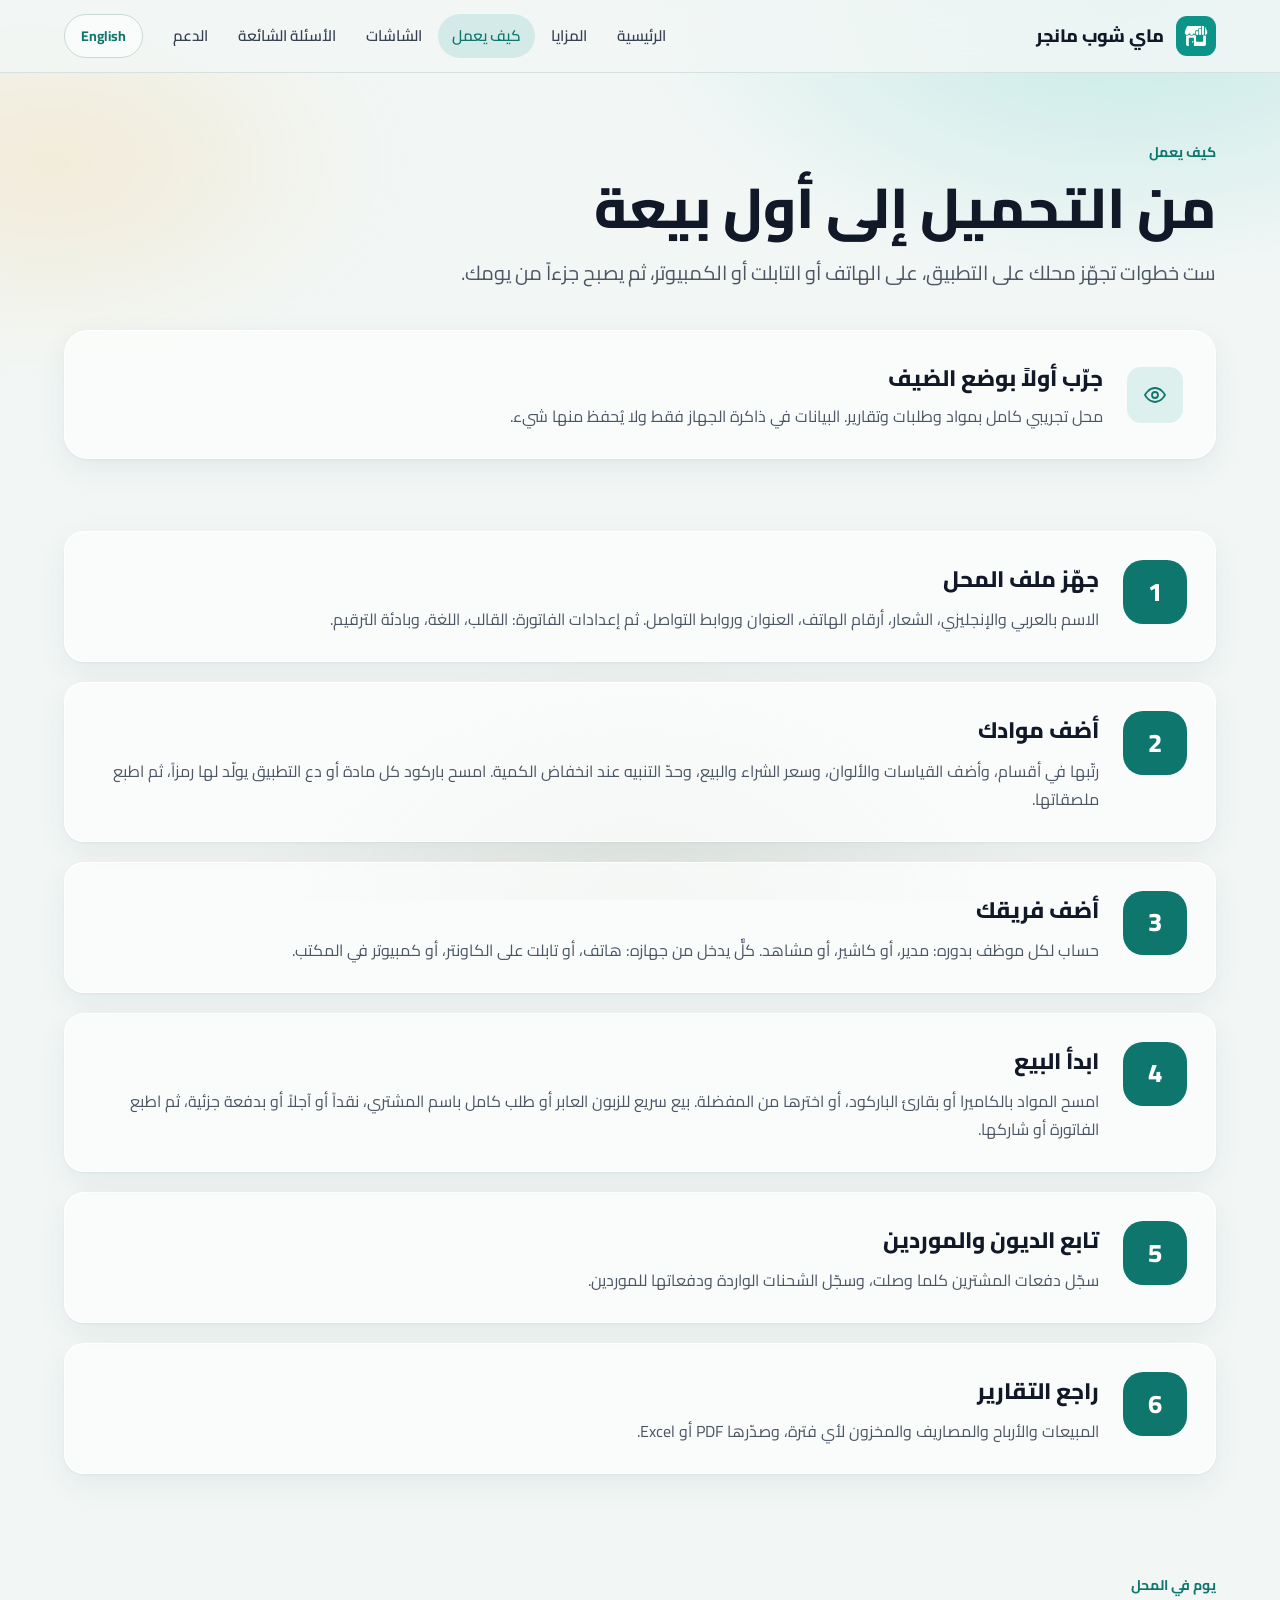
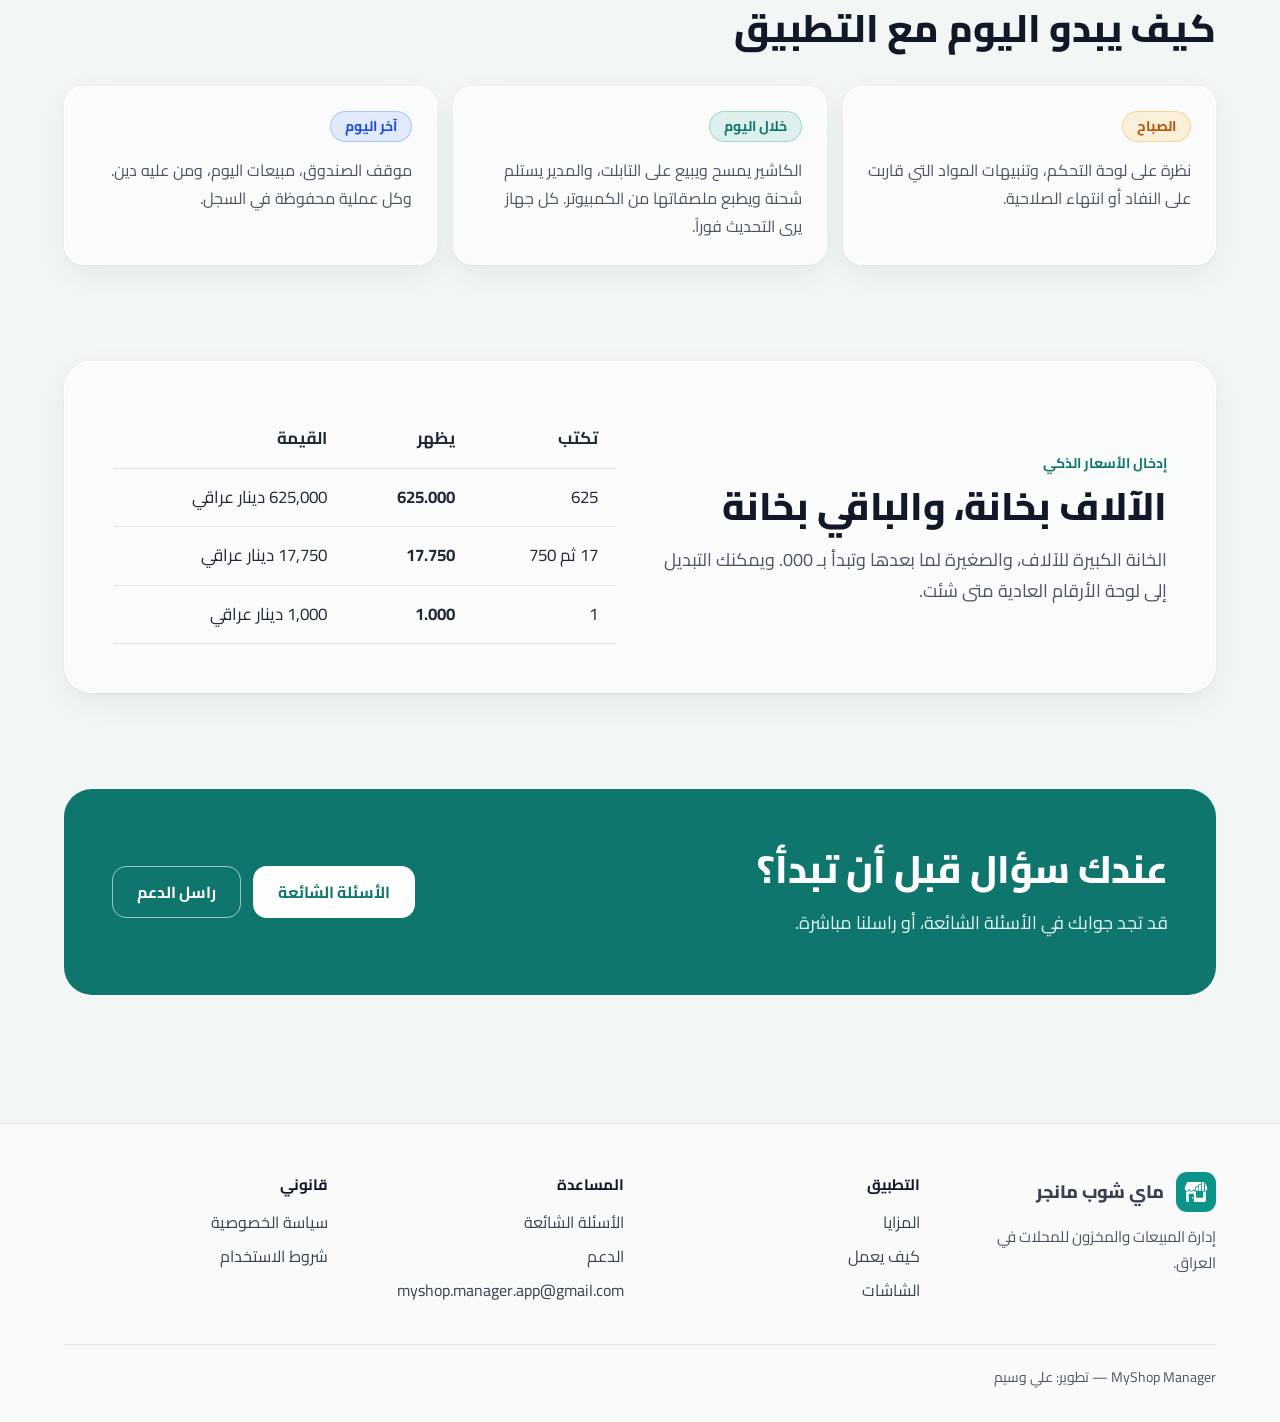
<file: how.html>
<!DOCTYPE html>
<html lang="ar" dir="rtl" data-active-lang="ar">
<head>
  <meta charset="utf-8">
  <meta name="viewport" content="width=device-width, initial-scale=1">
  <title>كيف يعمل | How it works — MyShop Manager</title>
  <meta name="description" content="من التحميل إلى أول بيعة: ست خطوات لتجهيز محلك على ماي شوب مانجر — How to set up your shop on MyShop Manager.">
  <meta name="theme-color" content="#0f766e">
  <link rel="canonical" href="https://aliwaseem27.github.io/myshop-legal/how.html">
  <meta property="og:type" content="website">
  <meta property="og:site_name" content="MyShop Manager">
  <meta property="og:title" content="كيف يعمل | How it works — MyShop Manager">
  <meta property="og:description" content="من التحميل إلى أول بيعة: ست خطوات لتجهيز محلك على ماي شوب مانجر — How to set up your shop on MyShop Manager.">
  <meta property="og:url" content="https://aliwaseem27.github.io/myshop-legal/how.html">
  <meta property="og:image" content="https://aliwaseem27.github.io/myshop-legal/app_icon.png">
  <link rel="icon" type="image/png" href="app_icon.png">
  <link rel="preconnect" href="https://fonts.googleapis.com">
  <link rel="preconnect" href="https://fonts.gstatic.com" crossorigin>
  <link href="https://fonts.googleapis.com/css2?family=Cairo:wght@400;600;700;800&display=swap" rel="stylesheet">
  <link rel="stylesheet" href="styles.css">
  <script src="lang.js"></script>
  <!-- Marks JS as available before first paint: reveal, tabs and the FAQ
       filter scope their start states to .js, so no-JS visitors see all content. -->
  <script>document.documentElement.classList.add('js');</script>
</head>
<body>
  <a class="skip" href="#content"><span class="ar">انتقل إلى المحتوى</span><span class="en">Skip to content</span></a>

  <header class="hdr">
    <div class="wrap bar">
      <a class="brand" href="index.html"><img src="app_icon.png" alt="" width="40" height="40"><span class="ar">ماي شوب مانجر</span><span class="en">MyShop Manager</span></a>
      <nav class="nav" aria-label="Main">
        <a href="index.html"><span class="ar">الرئيسية</span><span class="en">Home</span></a>
        <a href="features.html"><span class="ar">المزايا</span><span class="en">Features</span></a>
        <a href="how.html" aria-current="page"><span class="ar">كيف يعمل</span><span class="en">How it works</span></a>
        <a href="screens.html"><span class="ar">الشاشات</span><span class="en">Screens</span></a>
        <a href="faq.html"><span class="ar">الأسئلة الشائعة</span><span class="en">FAQ</span></a>
        <a href="support.html"><span class="ar">الدعم</span><span class="en">Support</span></a>
      </nav>
      <button id="lang-toggle" type="button" lang="en">English</button>
    </div>
  </header>

  <!-- Icon sprite: defined once per page, referenced from both language blocks. -->
  <svg xmlns="http://www.w3.org/2000/svg" style="display:none" aria-hidden="true">
    <symbol id="i-scan" viewBox="0 0 24 24"><path d="M3 7V4h3M18 4h3v3M21 17v3h-3M6 20H3v-3M7 8v8M10 8v8M13 8v8M17 8v8"/></symbol>
    <symbol id="i-qr" viewBox="0 0 24 24"><rect x="3" y="3" width="7" height="7" rx="1"/><rect x="14" y="3" width="7" height="7" rx="1"/><rect x="3" y="14" width="7" height="7" rx="1"/><path d="M14 14h3v3h-3zM17 20h4v-3M20 14v.01"/></symbol>
    <symbol id="i-devices" viewBox="0 0 24 24"><rect x="2" y="4" width="14" height="10" rx="2"/><path d="M6 18h6"/><rect x="17" y="8" width="5" height="12" rx="1.5"/></symbol>
    <symbol id="i-bolt" viewBox="0 0 24 24"><path d="M13 2 4 14h7l-1 8 9-12h-7l1-8z"/></symbol>
    <symbol id="i-receipt" viewBox="0 0 24 24"><path d="M6 2h12v20l-3-2-3 2-3-2-3 2V2z"/><path d="M9 7h6M9 11h6M9 15h4"/></symbol>
    <symbol id="i-box" viewBox="0 0 24 24"><path d="M21 8 12 3 3 8v8l9 5 9-5V8z"/><path d="m3 8 9 5 9-5M12 13v8"/></symbol>
    <symbol id="i-users" viewBox="0 0 24 24"><circle cx="9" cy="8" r="3.5"/><path d="M2.5 20c.8-3.5 3.4-5.5 6.5-5.5s5.7 2 6.5 5.5"/><path d="M16 4.6a3.5 3.5 0 0 1 0 6.8M18 14.8c1.8.7 3 2.5 3.5 5.2"/></symbol>
    <symbol id="i-truck" viewBox="0 0 24 24"><path d="M2 6h11v10H2zM13 10h4.5L21 13.5V16h-8"/><circle cx="6" cy="18" r="2"/><circle cx="17" cy="18" r="2"/></symbol>
    <symbol id="i-coins" viewBox="0 0 24 24"><ellipse cx="9" cy="7" rx="6" ry="3"/><path d="M3 7v5c0 1.7 2.7 3 6 3s6-1.3 6-3V7"/><path d="M15 11.2c3.3.2 6 1.4 6 2.8v4c0 1.7-2.7 3-6 3-2 0-3.8-.5-4.9-1.3"/></symbol>
    <symbol id="i-chart" viewBox="0 0 24 24"><path d="M3 3v18h18"/><path d="M7 15l4-4 3 3 5-6"/></symbol>
    <symbol id="i-shield" viewBox="0 0 24 24"><path d="M12 3 4 6v6c0 4.5 3.4 8.3 8 9 4.6-.7 8-4.5 8-9V6l-8-3z"/><path d="m9 12 2 2 4-4"/></symbol>
    <symbol id="i-globe" viewBox="0 0 24 24"><circle cx="12" cy="12" r="9"/><path d="M3 12h18M12 3c2.5 2.6 3.8 5.6 3.8 9s-1.3 6.4-3.8 9c-2.5-2.6-3.8-5.6-3.8-9S9.5 5.6 12 3z"/></symbol>
    <symbol id="i-store" viewBox="0 0 24 24"><path d="M3 9 5 4h14l2 5"/><path d="M3 9a3 3 0 0 0 6 0 3 3 0 0 0 6 0 3 3 0 0 0 6 0"/><path d="M5 12v8h14v-8"/></symbol>
    <symbol id="i-printer" viewBox="0 0 24 24"><path d="M6 9V3h12v6"/><rect x="3" y="9" width="18" height="8" rx="2"/><path d="M6 14h12v7H6z"/></symbol>
    <symbol id="i-tag" viewBox="0 0 24 24"><path d="M3 12V3h9l9 9-9 9-9-9z"/><circle cx="7.5" cy="7.5" r="1.5"/></symbol>
    <symbol id="i-check" viewBox="0 0 24 24"><path d="m5 12 4.5 4.5L19 7"/></symbol>
    <symbol id="i-arrow" viewBox="0 0 24 24"><path d="M19 12H5m6-6-6 6 6 6"/></symbol>
    <symbol id="i-chev" viewBox="0 0 24 24"><path d="m6 9 6 6 6-6"/></symbol>
    <symbol id="i-download" viewBox="0 0 24 24"><path d="M12 3v12m-5-5 5 5 5-5M4 20h16"/></symbol>
    <symbol id="i-mail" viewBox="0 0 24 24"><rect x="3" y="5" width="18" height="14" rx="2"/><path d="m3 7 9 6 9-6"/></symbol>
    <symbol id="i-lock" viewBox="0 0 24 24"><rect x="4" y="10" width="16" height="11" rx="2"/><path d="M8 10V7a4 4 0 0 1 8 0v3"/></symbol>
    <symbol id="i-help" viewBox="0 0 24 24"><circle cx="12" cy="12" r="9"/><path d="M9.5 9.5a2.5 2.5 0 1 1 3.5 2.3c-.6.3-1 .9-1 1.6V14M12 17.5v.01"/></symbol>
    <symbol id="i-trash" viewBox="0 0 24 24"><path d="M4 7h16M10 11v6M14 11v6M6 7l1 13h10l1-13M9 7V4h6v3"/></symbol>
    <symbol id="i-eye" viewBox="0 0 24 24"><path d="M2 12s3.5-7 10-7 10 7 10 7-3.5 7-10 7S2 12 2 12z"/><circle cx="12" cy="12" r="3"/></symbol>
  </svg>

  <div id="content">
  <!-- ═══════════════════════ العربية ═══════════════════════ -->
  <main data-lang="ar">
    <div class="wrap">
      <header class="page-head">
        <span class="eyebrow">كيف يعمل</span>
        <h1>من التحميل إلى أول بيعة</h1>
        <p class="lead">ست خطوات تجهّز محلك على التطبيق، على الهاتف أو التابلت أو الكمبيوتر، ثم يصبح جزءاً من يومك.</p>
      </header>

      <section class="glass try reveal">
        <span class="tile" style="width: 56px; height: 56px"><svg class="ico" aria-hidden="true"><use href="#i-eye"/></svg></span>
        <div>
          <h2>جرّب أولاً بوضع الضيف</h2>
          <p>محل تجريبي كامل بمواد وطلبات وتقارير. البيانات في ذاكرة الجهاز فقط ولا يُحفظ منها شيء.</p>
        </div>
      </section>

      <section class="band" style="padding-top: 72px">
        <ol class="steps">
          <li class="glass reveal"><span class="num">1</span><div><h2>جهّز ملف المحل</h2><p>الاسم بالعربي والإنجليزي، الشعار، أرقام الهاتف، العنوان وروابط التواصل. ثم إعدادات الفاتورة: القالب، اللغة، وبادئة الترقيم.</p></div></li>
          <li class="glass reveal"><span class="num">2</span><div><h2>أضف موادك</h2><p>رتّبها في أقسام، وأضف القياسات والألوان، وسعر الشراء والبيع، وحدّ التنبيه عند انخفاض الكمية. امسح باركود كل مادة أو دع التطبيق يولّد لها رمزاً، ثم اطبع ملصقاتها.</p></div></li>
          <li class="glass reveal"><span class="num">3</span><div><h2>أضف فريقك</h2><p>حساب لكل موظف بدوره: مدير، أو كاشير، أو مشاهد. كلٌّ يدخل من جهازه: هاتف، أو تابلت على الكاونتر، أو كمبيوتر في المكتب.</p></div></li>
          <li class="glass reveal"><span class="num">4</span><div><h2>ابدأ البيع</h2><p>امسح المواد بالكاميرا أو بقارئ الباركود، أو اخترها من المفضلة. بيع سريع للزبون العابر أو طلب كامل باسم المشتري، نقداً أو آجلاً أو بدفعة جزئية، ثم اطبع الفاتورة أو شاركها.</p></div></li>
          <li class="glass reveal"><span class="num">5</span><div><h2>تابع الديون والموردين</h2><p>سجّل دفعات المشترين كلما وصلت، وسجّل الشحنات الواردة ودفعاتها للموردين.</p></div></li>
          <li class="glass reveal"><span class="num">6</span><div><h2>راجع التقارير</h2><p>المبيعات والأرباح والمصاريف والمخزون لأي فترة، وصدّرها PDF أو Excel.</p></div></li>
        </ol>
      </section>

      <section class="band">
        <div class="reveal">
          <span class="eyebrow">يوم في المحل</span>
          <h2 class="h2">كيف يبدو اليوم مع التطبيق</h2>
        </div>
        <ul class="grid-tiles roles" data-stagger>
          <li class="glass reveal"><span class="badge r-amber">الصباح</span><p>نظرة على لوحة التحكم، وتنبيهات المواد التي قاربت على النفاد أو انتهاء الصلاحية.</p></li>
          <li class="glass reveal"><span class="badge r-cashier">خلال اليوم</span><p>الكاشير يمسح ويبيع على التابلت، والمدير يستلم شحنة ويطبع ملصقاتها من الكمبيوتر. كل جهاز يرى التحديث فوراً.</p></li>
          <li class="glass reveal"><span class="badge r-manager">آخر اليوم</span><p>موقف الصندوق، مبيعات اليوم، ومن عليه دين. وكل عملية محفوظة في السجل.</p></li>
        </ul>
      </section>

      <section class="band">
        <div class="glass price-card reveal">
          <div>
            <span class="eyebrow">إدخال الأسعار الذكي</span>
            <h2 class="h2">الآلاف بخانة، والباقي بخانة</h2>
            <p class="lead">الخانة الكبيرة للآلاف، والصغيرة لما بعدها وتبدأ بـ 000. ويمكنك التبديل إلى لوحة الأرقام العادية متى شئت.</p>
          </div>
          <table class="examples">
            <thead><tr><th scope="col">تكتب</th><th scope="col">يظهر</th><th scope="col">القيمة</th></tr></thead>
            <tbody>
              <tr><td><span class="num">625</span></td><td><strong class="num">625.000</strong></td><td>625,000 دينار عراقي</td></tr>
              <tr><td><span class="num">17</span> ثم <span class="num">750</span></td><td><strong class="num">17.750</strong></td><td>17,750 دينار عراقي</td></tr>
              <tr><td><span class="num">1</span></td><td><strong class="num">1.000</strong></td><td>1,000 دينار عراقي</td></tr>
            </tbody>
          </table>
        </div>
      </section>

      <section class="band">
        <div class="cta reveal">
          <div>
            <h2>عندك سؤال قبل أن تبدأ؟</h2>
            <p>قد تجد جوابك في الأسئلة الشائعة، أو راسلنا مباشرة.</p>
          </div>
          <div class="btn-row">
            <a class="btn btn-light" href="faq.html">الأسئلة الشائعة</a>
            <a class="btn btn-ghost" href="support.html">راسل الدعم</a>
          </div>
        </div>
      </section>
    </div>
  </main>

  <!-- ═══════════════════════ English ═══════════════════════ -->
  <main data-lang="en" dir="ltr">
    <div class="wrap">
      <header class="page-head">
        <span class="eyebrow">How it works</span>
        <h1>From download to first sale</h1>
        <p class="lead">Six steps to set up your shop in the app, on phone, tablet or computer. After that it becomes part of your day.</p>
      </header>

      <section class="glass try reveal">
        <span class="tile" style="width: 56px; height: 56px"><svg class="ico" aria-hidden="true"><use href="#i-eye"/></svg></span>
        <div>
          <h2>Try it first in guest mode</h2>
          <p>A complete sample shop with materials, orders and reports. The data lives only in your device's memory and nothing is saved.</p>
        </div>
      </section>

      <section class="band" style="padding-top: 72px">
        <ol class="steps">
          <li class="glass reveal"><span class="num">1</span><div><h2>Set up your shop profile</h2><p>Name in Arabic and English, logo, phone numbers, address and social links. Then the invoice settings: template, language and number prefix.</p></div></li>
          <li class="glass reveal"><span class="num">2</span><div><h2>Add your materials</h2><p>Sort them into categories, add sizes and colours, buying and selling prices, and a low-stock alert level. Scan each material's barcode or let the app generate a code, then print its labels.</p></div></li>
          <li class="glass reveal"><span class="num">3</span><div><h2>Add your team</h2><p>An account for each staff member with their role: manager, cashier or viewer. Everyone signs in on their own device: a phone, a tablet at the counter, or a computer in the office.</p></div></li>
          <li class="glass reveal"><span class="num">4</span><div><h2>Start selling</h2><p>Scan materials with the camera or a barcode scanner, or pick them from favourites. A quick sale for walk-in customers or a full order in a buyer's name, cash, deferred or part-paid, then print or share the invoice.</p></div></li>
          <li class="glass reveal"><span class="num">5</span><div><h2>Keep up with debts and suppliers</h2><p>Record buyer payments as they come in, and record incoming shipments and what you pay suppliers.</p></div></li>
          <li class="glass reveal"><span class="num">6</span><div><h2>Read your reports</h2><p>Sales, profit, expenses and stock for any period, exported to PDF or Excel.</p></div></li>
        </ol>
      </section>

      <section class="band">
        <div class="reveal">
          <span class="eyebrow">A day in the shop</span>
          <h2 class="h2">What a day with the app looks like</h2>
        </div>
        <ul class="grid-tiles roles" data-stagger>
          <li class="glass reveal"><span class="badge r-amber">Morning</span><p>A look at the dashboard, and alerts for materials running low or close to expiry.</p></li>
          <li class="glass reveal"><span class="badge r-cashier">During the day</span><p>The cashier scans and sells on the tablet while the manager receives a shipment and prints its labels from the computer. Every device sees the change at once.</p></li>
          <li class="glass reveal"><span class="badge r-manager">End of day</span><p>The cash position, today's sales, and who owes what. Every action is kept in the log.</p></li>
        </ul>
      </section>

      <section class="band">
        <div class="glass price-card reveal">
          <div>
            <span class="eyebrow">Smart price entry</span>
            <h2 class="h2">Thousands in one box, the rest in another</h2>
            <p class="lead">The large box holds the thousands; the small one holds what follows and starts at 000. You can switch to a regular number pad whenever you like.</p>
          </div>
          <table class="examples">
            <thead><tr><th scope="col">You type</th><th scope="col">It shows</th><th scope="col">Value</th></tr></thead>
            <tbody>
              <tr><td>625</td><td><strong>625.000</strong></td><td>625,000 Iraqi Dinar</td></tr>
              <tr><td>17, then 750</td><td><strong>17.750</strong></td><td>17,750 Iraqi Dinar</td></tr>
              <tr><td>1</td><td><strong>1.000</strong></td><td>1,000 Iraqi Dinar</td></tr>
            </tbody>
          </table>
        </div>
      </section>

      <section class="band">
        <div class="cta reveal">
          <div>
            <h2>A question before you start?</h2>
            <p>You may find the answer in the FAQ, or write to us directly.</p>
          </div>
          <div class="btn-row">
            <a class="btn btn-light" href="faq.html">Read the FAQ</a>
            <a class="btn btn-ghost" href="support.html">Contact support</a>
          </div>
        </div>
      </section>
    </div>
  </main>
  </div>

  <footer class="ftr">
    <div class="wrap">
      <div class="cols">
        <div>
          <a class="brand" href="index.html"><img src="app_icon.png" alt="" width="40" height="40"><span class="ar">ماي شوب مانجر</span><span class="en">MyShop Manager</span></a>
          <p class="tag"><span class="ar">إدارة المبيعات والمخزون للمحلات في العراق.</span><span class="en">Sales and inventory management for shops in Iraq.</span></p>
        </div>
        <nav aria-label="App">
          <h2><span class="ar">التطبيق</span><span class="en">App</span></h2>
          <ul>
            <li><a href="features.html"><span class="ar">المزايا</span><span class="en">Features</span></a></li>
            <li><a href="how.html"><span class="ar">كيف يعمل</span><span class="en">How it works</span></a></li>
            <li><a href="screens.html"><span class="ar">الشاشات</span><span class="en">Screens</span></a></li>
          </ul>
        </nav>
        <nav aria-label="Help">
          <h2><span class="ar">المساعدة</span><span class="en">Help</span></h2>
          <ul>
            <li><a href="faq.html"><span class="ar">الأسئلة الشائعة</span><span class="en">FAQ</span></a></li>
            <li><a href="support.html"><span class="ar">الدعم</span><span class="en">Support</span></a></li>
            <li><a href="mailto:myshop.manager.app@gmail.com">myshop.manager.app@gmail.com</a></li>
          </ul>
        </nav>
        <nav aria-label="Legal">
          <h2><span class="ar">قانوني</span><span class="en">Legal</span></h2>
          <ul>
            <li><a href="privacy.html"><span class="ar">سياسة الخصوصية</span><span class="en">Privacy Policy</span></a></li>
            <li><a href="terms.html"><span class="ar">شروط الاستخدام</span><span class="en">Terms of Service</span></a></li>
          </ul>
        </nav>
      </div>
      <p class="credit"><span class="ar">MyShop Manager — تطوير: علي وسيم</span><span class="en">MyShop Manager — developed by Ali Waseem</span></p>
    </div>
  </footer>

  <script src="site.js"></script>
</body>
</html>
</file>
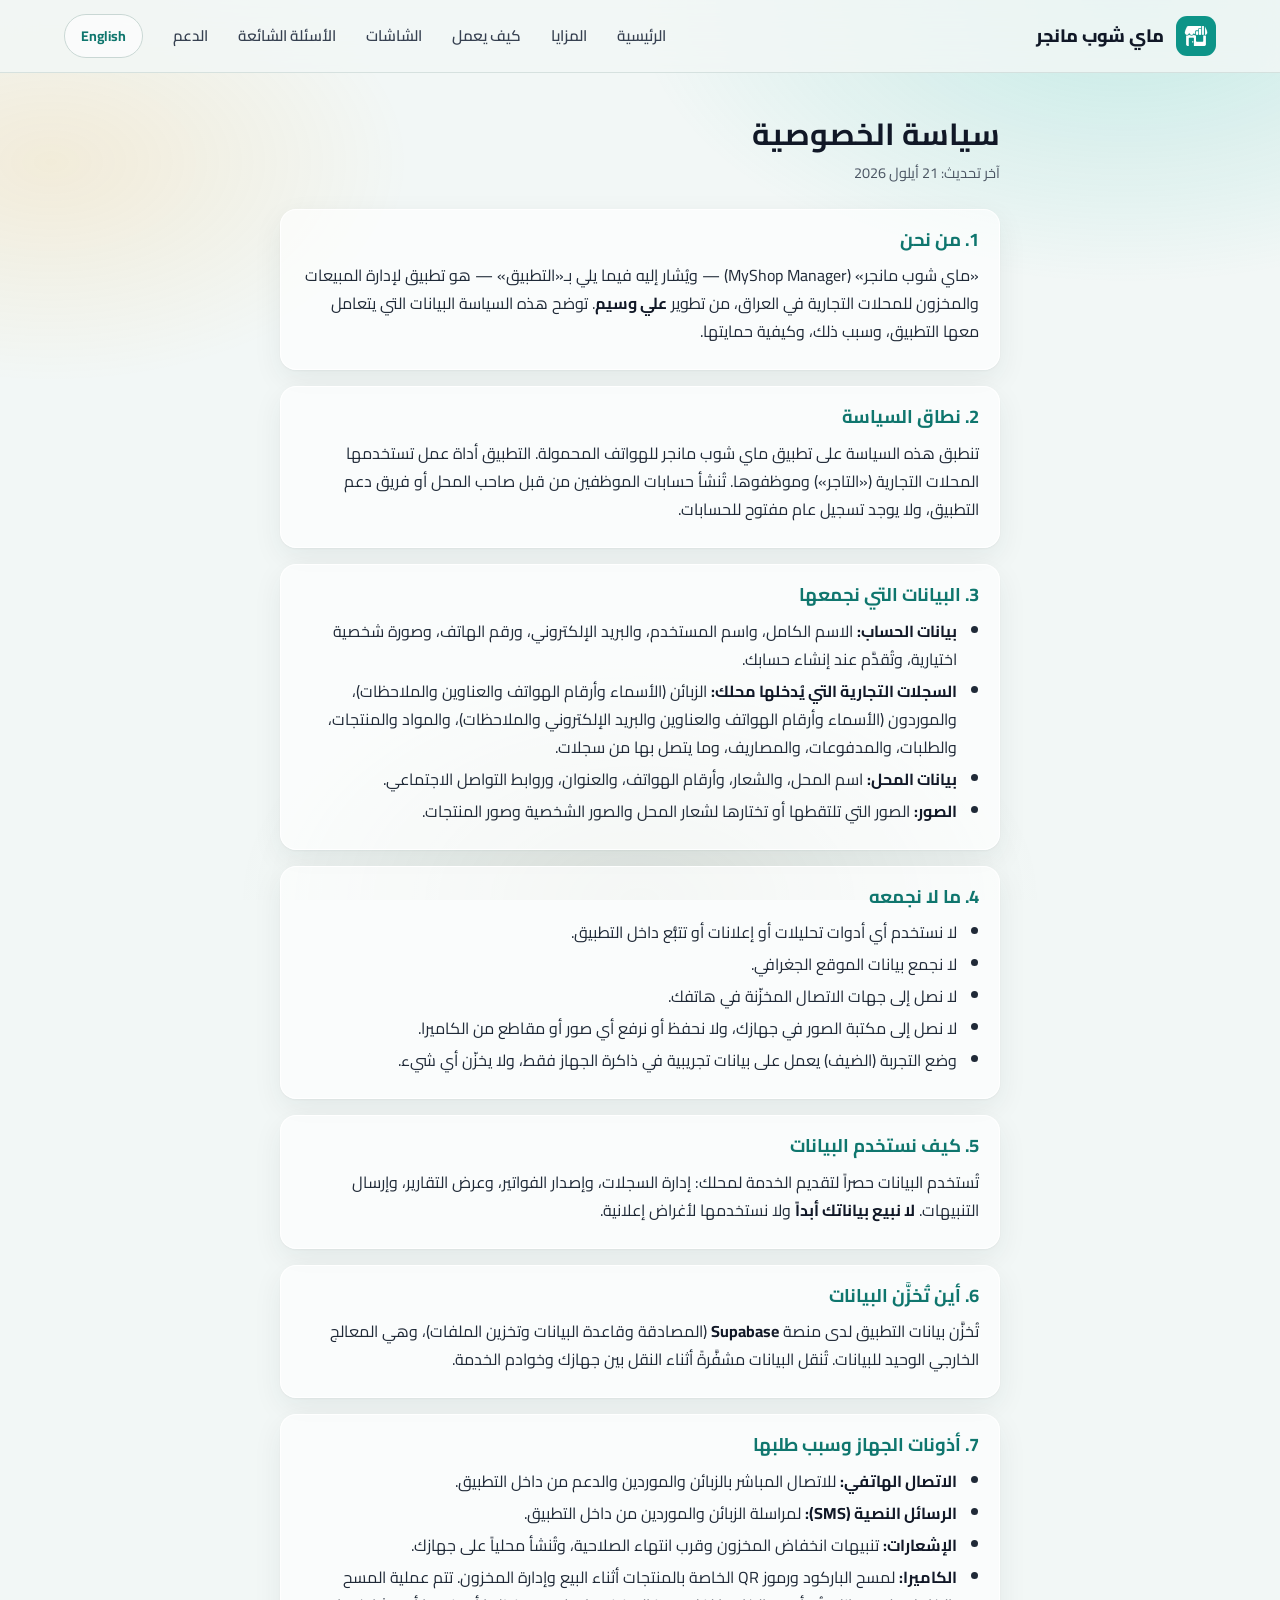
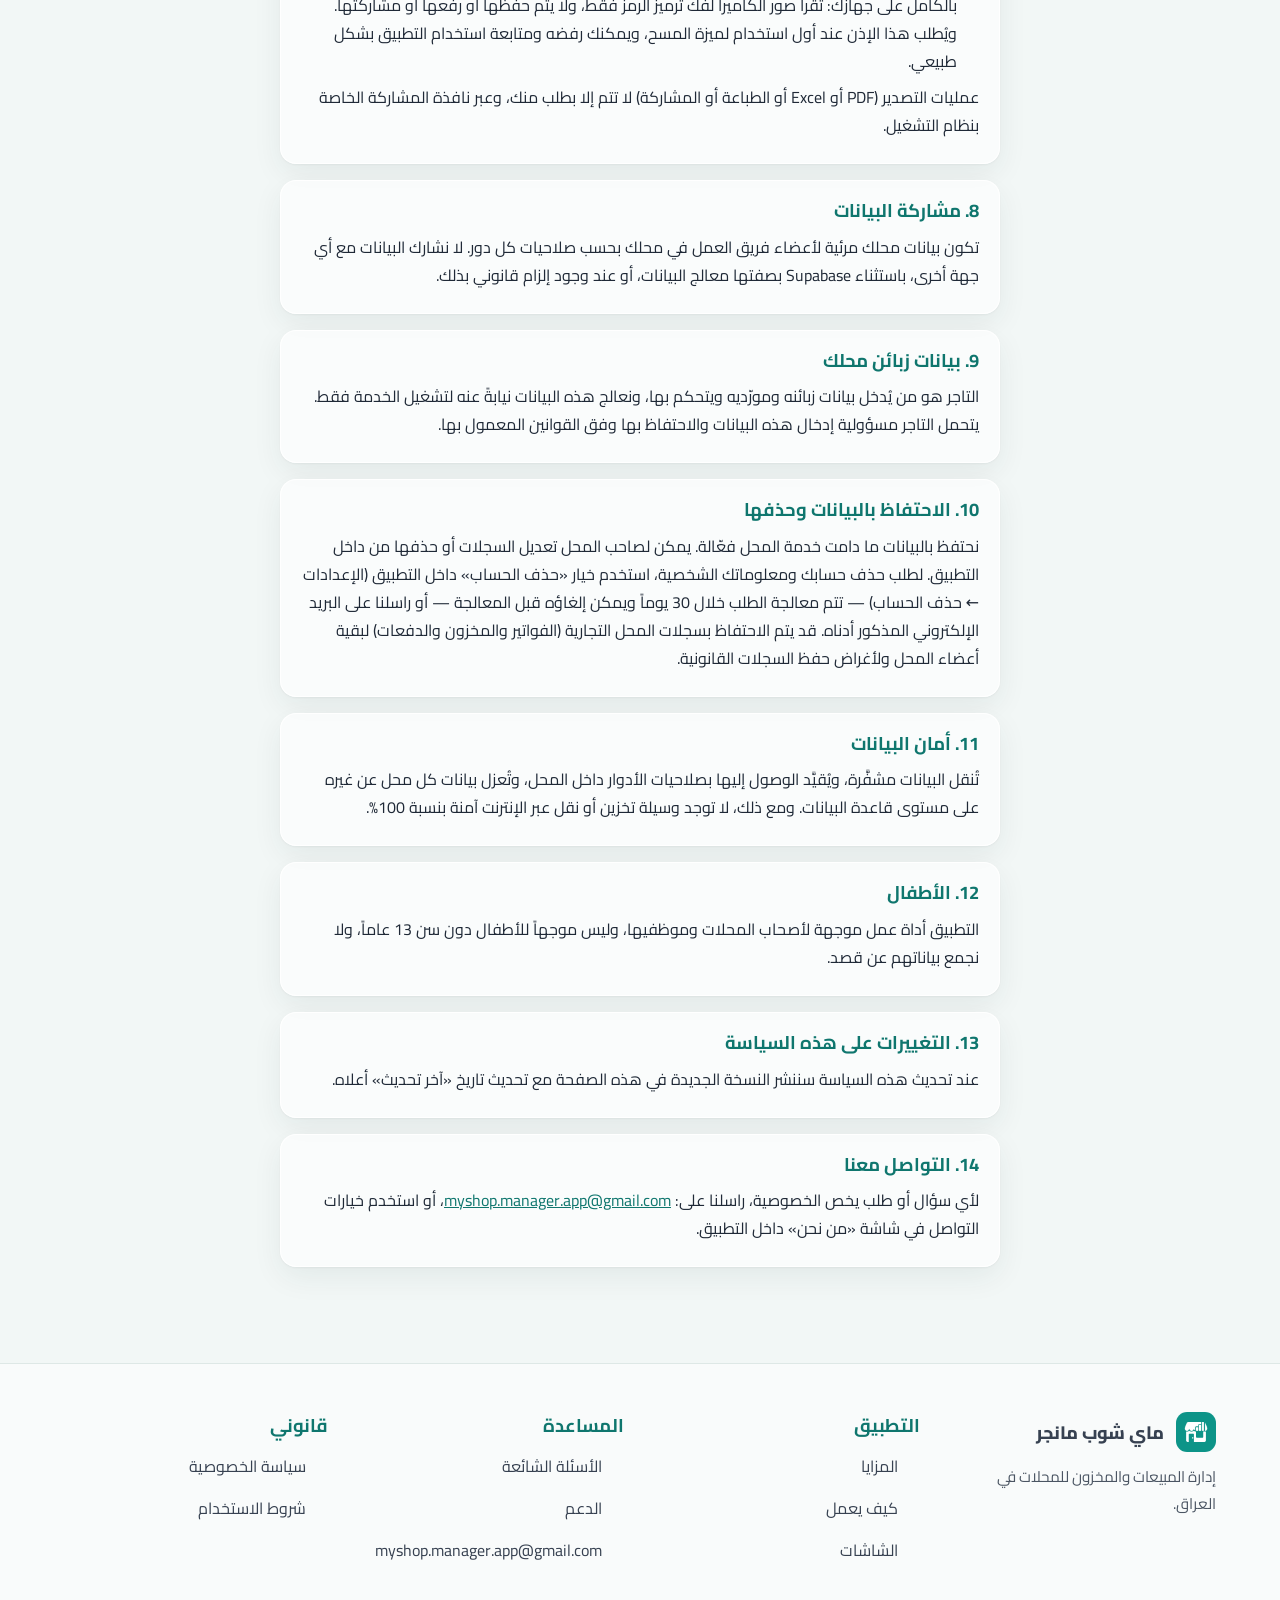
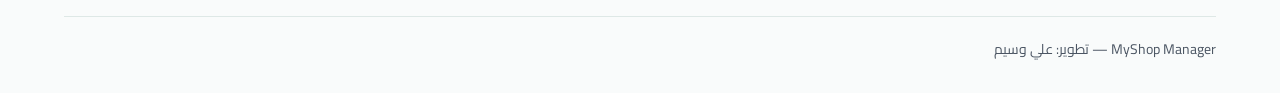
<file: privacy.html>
<!DOCTYPE html>
<html lang="ar" dir="rtl" data-active-lang="ar">
<head>
  <meta charset="utf-8">
  <meta name="viewport" content="width=device-width, initial-scale=1">
  <title>سياسة الخصوصية | Privacy Policy — MyShop Manager</title>
  <meta name="description" content="Privacy policy for the MyShop Manager app — سياسة الخصوصية لتطبيق ماي شوب مانجر">
  <meta name="theme-color" content="#0f766e">
  <link rel="icon" type="image/png" href="app_icon.png">
  <link rel="preconnect" href="https://fonts.googleapis.com">
  <link rel="preconnect" href="https://fonts.gstatic.com" crossorigin>
  <link href="https://fonts.googleapis.com/css2?family=Cairo:wght@400;600;700;800&display=swap" rel="stylesheet">
  <link rel="stylesheet" href="styles.css">
  <script src="lang.js"></script>
</head>
<body class="doc">
  <a class="skip" href="#content"><span class="ar">انتقل إلى المحتوى</span><span class="en">Skip to content</span></a>

  <header class="hdr">
    <div class="wrap bar">
      <a class="brand" href="index.html"><img src="app_icon.png" alt="" width="40" height="40"><span class="ar">ماي شوب مانجر</span><span class="en">MyShop Manager</span></a>
      <nav class="nav" aria-label="Main">
        <a href="index.html"><span class="ar">الرئيسية</span><span class="en">Home</span></a>
        <a href="features.html"><span class="ar">المزايا</span><span class="en">Features</span></a>
        <a href="how.html"><span class="ar">كيف يعمل</span><span class="en">How it works</span></a>
        <a href="screens.html"><span class="ar">الشاشات</span><span class="en">Screens</span></a>
        <a href="faq.html"><span class="ar">الأسئلة الشائعة</span><span class="en">FAQ</span></a>
        <a href="support.html"><span class="ar">الدعم</span><span class="en">Support</span></a>
      </nav>
      <button id="lang-toggle" type="button" lang="en">English</button>
    </div>
  </header>

  <div id="content">
  <!-- ─────────────────────────── العربية ─────────────────────────── -->
  <main data-lang="ar">
    <h1>سياسة الخصوصية</h1>
    <p class="updated">آخر تحديث: 21 أيلول 2026</p>

    <section>
      <h2>1. من نحن</h2>
      <p>«ماي شوب مانجر» (MyShop Manager) — ويُشار إليه فيما يلي بـ«التطبيق» — هو تطبيق لإدارة المبيعات والمخزون للمحلات التجارية في العراق، من تطوير <strong>علي وسيم</strong>. توضح هذه السياسة البيانات التي يتعامل معها التطبيق، وسبب ذلك، وكيفية حمايتها.</p>
    </section>

    <section>
      <h2>2. نطاق السياسة</h2>
      <p>تنطبق هذه السياسة على تطبيق ماي شوب مانجر للهواتف المحمولة. التطبيق أداة عمل تستخدمها المحلات التجارية («التاجر») وموظفوها. تُنشأ حسابات الموظفين من قبل صاحب المحل أو فريق دعم التطبيق، ولا يوجد تسجيل عام مفتوح للحسابات.</p>
    </section>

    <section>
      <h2>3. البيانات التي نجمعها</h2>
      <ul>
        <li><strong>بيانات الحساب:</strong> الاسم الكامل، واسم المستخدم، والبريد الإلكتروني، ورقم الهاتف، وصورة شخصية اختيارية، وتُقدَّم عند إنشاء حسابك.</li>
        <li><strong>السجلات التجارية التي يُدخلها محلك:</strong> الزبائن (الأسماء وأرقام الهواتف والعناوين والملاحظات)، والموردون (الأسماء وأرقام الهواتف والعناوين والبريد الإلكتروني والملاحظات)، والمواد والمنتجات، والطلبات، والمدفوعات، والمصاريف، وما يتصل بها من سجلات.</li>
        <li><strong>بيانات المحل:</strong> اسم المحل، والشعار، وأرقام الهواتف، والعنوان، وروابط التواصل الاجتماعي.</li>
        <li><strong>الصور:</strong> الصور التي تلتقطها أو تختارها لشعار المحل والصور الشخصية وصور المنتجات.</li>
      </ul>
    </section>

    <section>
      <h2>4. ما لا نجمعه</h2>
      <ul>
        <li>لا نستخدم أي أدوات تحليلات أو إعلانات أو تتبُّع داخل التطبيق.</li>
        <li>لا نجمع بيانات الموقع الجغرافي.</li>
        <li>لا نصل إلى جهات الاتصال المخزّنة في هاتفك.</li>
        <li>لا نصل إلى مكتبة الصور في جهازك، ولا نحفظ أو نرفع أي صور أو مقاطع من الكاميرا.</li>
        <li>وضع التجربة (الضيف) يعمل على بيانات تجريبية في ذاكرة الجهاز فقط، ولا يخزّن أي شيء.</li>
      </ul>
    </section>

    <section>
      <h2>5. كيف نستخدم البيانات</h2>
      <p>تُستخدم البيانات حصراً لتقديم الخدمة لمحلك: إدارة السجلات، وإصدار الفواتير، وعرض التقارير، وإرسال التنبيهات. <strong>لا نبيع بياناتك أبداً</strong> ولا نستخدمها لأغراض إعلانية.</p>
    </section>

    <section>
      <h2>6. أين تُخزَّن البيانات</h2>
      <p>تُخزَّن بيانات التطبيق لدى منصة <strong>Supabase</strong> (المصادقة وقاعدة البيانات وتخزين الملفات)، وهي المعالج الخارجي الوحيد للبيانات. تُنقل البيانات مشفَّرةً أثناء النقل بين جهازك وخوادم الخدمة.</p>
    </section>

    <section>
      <h2>7. أذونات الجهاز وسبب طلبها</h2>
      <ul>
        <li><strong>الاتصال الهاتفي:</strong> للاتصال المباشر بالزبائن والموردين والدعم من داخل التطبيق.</li>
        <li><strong>الرسائل النصية (SMS):</strong> لمراسلة الزبائن والموردين من داخل التطبيق.</li>
        <li><strong>الإشعارات:</strong> تنبيهات انخفاض المخزون وقرب انتهاء الصلاحية، وتُنشأ محلياً على جهازك.</li>
        <li><strong>الكاميرا:</strong> لمسح الباركود ورموز QR الخاصة بالمنتجات أثناء البيع وإدارة المخزون. تتم عملية المسح بالكامل على جهازك: تُقرأ صور الكاميرا لفك ترميز الرمز فقط، ولا يتم حفظها أو رفعها أو مشاركتها. ويُطلب هذا الإذن عند أول استخدام لميزة المسح، ويمكنك رفضه ومتابعة استخدام التطبيق بشكل طبيعي.</li>
      </ul>
      <p>عمليات التصدير (PDF أو Excel أو الطباعة أو المشاركة) لا تتم إلا بطلب منك، وعبر نافذة المشاركة الخاصة بنظام التشغيل.</p>
    </section>

    <section>
      <h2>8. مشاركة البيانات</h2>
      <p>تكون بيانات محلك مرئية لأعضاء فريق العمل في محلك بحسب صلاحيات كل دور. لا نشارك البيانات مع أي جهة أخرى، باستثناء Supabase بصفتها معالج البيانات، أو عند وجود إلزام قانوني بذلك.</p>
    </section>

    <section>
      <h2>9. بيانات زبائن محلك</h2>
      <p>التاجر هو من يُدخل بيانات زبائنه ومورّديه ويتحكم بها، ونعالج هذه البيانات نيابةً عنه لتشغيل الخدمة فقط. يتحمل التاجر مسؤولية إدخال هذه البيانات والاحتفاظ بها وفق القوانين المعمول بها.</p>
    </section>

    <section>
      <h2>10. الاحتفاظ بالبيانات وحذفها</h2>
      <p>نحتفظ بالبيانات ما دامت خدمة المحل فعّالة. يمكن لصاحب المحل تعديل السجلات أو حذفها من داخل التطبيق. لطلب حذف حسابك ومعلوماتك الشخصية، استخدم خيار «حذف الحساب» داخل التطبيق (الإعدادات ← حذف الحساب) — تتم معالجة الطلب خلال 30 يوماً ويمكن إلغاؤه قبل المعالجة — أو راسلنا على البريد الإلكتروني المذكور أدناه. قد يتم الاحتفاظ بسجلات المحل التجارية (الفواتير والمخزون والدفعات) لبقية أعضاء المحل ولأغراض حفظ السجلات القانونية.</p>
    </section>

    <section>
      <h2>11. أمان البيانات</h2>
      <p>تُنقل البيانات مشفَّرة، ويُقيَّد الوصول إليها بصلاحيات الأدوار داخل المحل، وتُعزل بيانات كل محل عن غيره على مستوى قاعدة البيانات. ومع ذلك، لا توجد وسيلة تخزين أو نقل عبر الإنترنت آمنة بنسبة 100%.</p>
    </section>

    <section>
      <h2>12. الأطفال</h2>
      <p>التطبيق أداة عمل موجهة لأصحاب المحلات وموظفيها، وليس موجهاً للأطفال دون سن 13 عاماً، ولا نجمع بياناتهم عن قصد.</p>
    </section>

    <section>
      <h2>13. التغييرات على هذه السياسة</h2>
      <p>عند تحديث هذه السياسة سننشر النسخة الجديدة في هذه الصفحة مع تحديث تاريخ «آخر تحديث» أعلاه.</p>
    </section>

    <section>
      <h2>14. التواصل معنا</h2>
      <p>لأي سؤال أو طلب يخص الخصوصية، راسلنا على: <a href="mailto:myshop.manager.app@gmail.com">myshop.manager.app@gmail.com</a>، أو استخدم خيارات التواصل في شاشة «من نحن» داخل التطبيق.</p>
    </section>
  </main>

  <!-- ─────────────────────────── English ─────────────────────────── -->
  <main data-lang="en" dir="ltr">
    <h1>Privacy Policy</h1>
    <p class="updated">Last updated: September 21, 2026</p>

    <section>
      <h2>1. Who we are</h2>
      <p>MyShop Manager (“the app”) is a sales and inventory management application for retail shops in Iraq, developed by <strong>Ali Waseem</strong>. This policy explains what information the app handles, why it is needed, and how it is protected.</p>
    </section>

    <section>
      <h2>2. Scope</h2>
      <p>This policy applies to the MyShop Manager mobile app. The app is a business tool used by retail shops (“merchants”) and their staff. Staff accounts are created by the shop owner or the app’s support team — there is no open public sign-up.</p>
    </section>

    <section>
      <h2>3. Information we collect</h2>
      <ul>
        <li><strong>Account information:</strong> full name, username, email address, phone number, and an optional profile photo, provided when your account is created.</li>
        <li><strong>Business records your shop enters:</strong> customers (names, phone numbers, addresses, notes), suppliers (names, phone numbers, addresses, email, notes), products/materials, orders, payments, expenses, and related records.</li>
        <li><strong>Shop information:</strong> shop name, logo, phone numbers, address, and social links.</li>
        <li><strong>Images:</strong> photos you capture or choose for the shop logo, profile pictures, and product images.</li>
      </ul>
    </section>

    <section>
      <h2>4. What we do not collect</h2>
      <ul>
        <li>No analytics, advertising, or tracking tools are used in the app.</li>
        <li>No location data is collected.</li>
        <li>The app does not access the contacts stored on your phone.</li>
        <li>The app does not access your photo library, and no photos or camera images are stored or uploaded.</li>
        <li>The guest demo mode runs on sample data held in your device’s memory only and stores nothing.</li>
      </ul>
    </section>

    <section>
      <h2>5. How we use information</h2>
      <p>Information is used solely to provide the service to your shop: managing records, issuing invoices, showing reports, and sending alerts. <strong>We never sell your data</strong> and never use it for advertising.</p>
    </section>

    <section>
      <h2>6. Where your data is stored</h2>
      <p>App data is stored with <strong>Supabase</strong> (authentication, database, and file storage), our only third-party data processor. Data is encrypted in transit between your device and the service.</p>
    </section>

    <section>
      <h2>7. Device permissions and why we ask for them</h2>
      <ul>
        <li><strong>Phone calls:</strong> to call customers, suppliers, and support directly from the app.</li>
        <li><strong>SMS:</strong> to message customers and suppliers from the app.</li>
        <li><strong>Notifications:</strong> low-stock and near-expiry alerts, generated locally on your device.</li>
        <li><strong>Camera:</strong> to scan product barcodes and QR codes for sales and inventory. Scanning happens entirely on your device: camera frames are decoded to read the code and are never saved, uploaded, or shared. We ask for this permission the first time you use a scanning feature, and you can decline and keep using the rest of the app.</li>
      </ul>
      <p>Exports (PDF, Excel, printing, or sharing) happen only when you request them, through your device’s system share sheet.</p>
    </section>

    <section>
      <h2>8. Sharing</h2>
      <p>Your shop’s data is visible to your own team members according to each member’s role permissions. We do not share data with anyone else, except Supabase acting as our data processor, or where disclosure is required by law.</p>
    </section>

    <section>
      <h2>9. Your shop’s customer data</h2>
      <p>Merchants enter and control the records of their own customers and suppliers; we process this data on the merchant’s behalf solely to operate the service. The merchant is responsible for collecting and keeping this data in line with applicable laws.</p>
    </section>

    <section>
      <h2>10. Data retention and deletion</h2>
      <p>Data is kept while the shop’s service is active. Shop owners can edit or delete records inside the app. To request deletion of your account and personal information, use the in-app option (Settings → Delete Account) — requests are processed within 30 days and can be cancelled before processing — or contact us at the email below. Shop business records (invoices, inventory, payments) may be retained for the shop’s other members and for legal record-keeping.</p>
    </section>

    <section>
      <h2>11. Security</h2>
      <p>Data is encrypted in transit, access is restricted by role permissions within each shop, and every shop’s data is isolated from other shops at the database level. That said, no method of storage or transmission over the internet is 100% secure.</p>
    </section>

    <section>
      <h2>12. Children</h2>
      <p>The app is a business tool intended for shop owners and their staff. It is not directed at children under 13, and we do not knowingly collect their data.</p>
    </section>

    <section>
      <h2>13. Changes to this policy</h2>
      <p>When we update this policy, we will publish the new version on this page and update the “Last updated” date above.</p>
    </section>

    <section>
      <h2>14. Contact us</h2>
      <p>For any privacy question or request, email us at <a href="mailto:myshop.manager.app@gmail.com">myshop.manager.app@gmail.com</a>, or use the contact options on the app’s “About Us” screen.</p>
    </section>
  </main>
  </div>

  <footer class="ftr">
    <div class="wrap">
      <div class="cols">
        <div>
          <a class="brand" href="index.html"><img src="app_icon.png" alt="" width="40" height="40"><span class="ar">ماي شوب مانجر</span><span class="en">MyShop Manager</span></a>
          <p class="tag"><span class="ar">إدارة المبيعات والمخزون للمحلات في العراق.</span><span class="en">Sales and inventory management for shops in Iraq.</span></p>
        </div>
        <nav aria-label="App">
          <h2><span class="ar">التطبيق</span><span class="en">App</span></h2>
          <ul>
            <li><a href="features.html"><span class="ar">المزايا</span><span class="en">Features</span></a></li>
            <li><a href="how.html"><span class="ar">كيف يعمل</span><span class="en">How it works</span></a></li>
            <li><a href="screens.html"><span class="ar">الشاشات</span><span class="en">Screens</span></a></li>
          </ul>
        </nav>
        <nav aria-label="Help">
          <h2><span class="ar">المساعدة</span><span class="en">Help</span></h2>
          <ul>
            <li><a href="faq.html"><span class="ar">الأسئلة الشائعة</span><span class="en">FAQ</span></a></li>
            <li><a href="support.html"><span class="ar">الدعم</span><span class="en">Support</span></a></li>
            <li><a href="mailto:myshop.manager.app@gmail.com">myshop.manager.app@gmail.com</a></li>
          </ul>
        </nav>
        <nav aria-label="Legal">
          <h2><span class="ar">قانوني</span><span class="en">Legal</span></h2>
          <ul>
            <li><a href="privacy.html"><span class="ar">سياسة الخصوصية</span><span class="en">Privacy Policy</span></a></li>
            <li><a href="terms.html"><span class="ar">شروط الاستخدام</span><span class="en">Terms of Service</span></a></li>
          </ul>
        </nav>
      </div>
      <p class="credit"><span class="ar">MyShop Manager — تطوير: علي وسيم</span><span class="en">MyShop Manager — developed by Ali Waseem</span></p>
    </div>
  </footer>
</body>
</html>
</file>
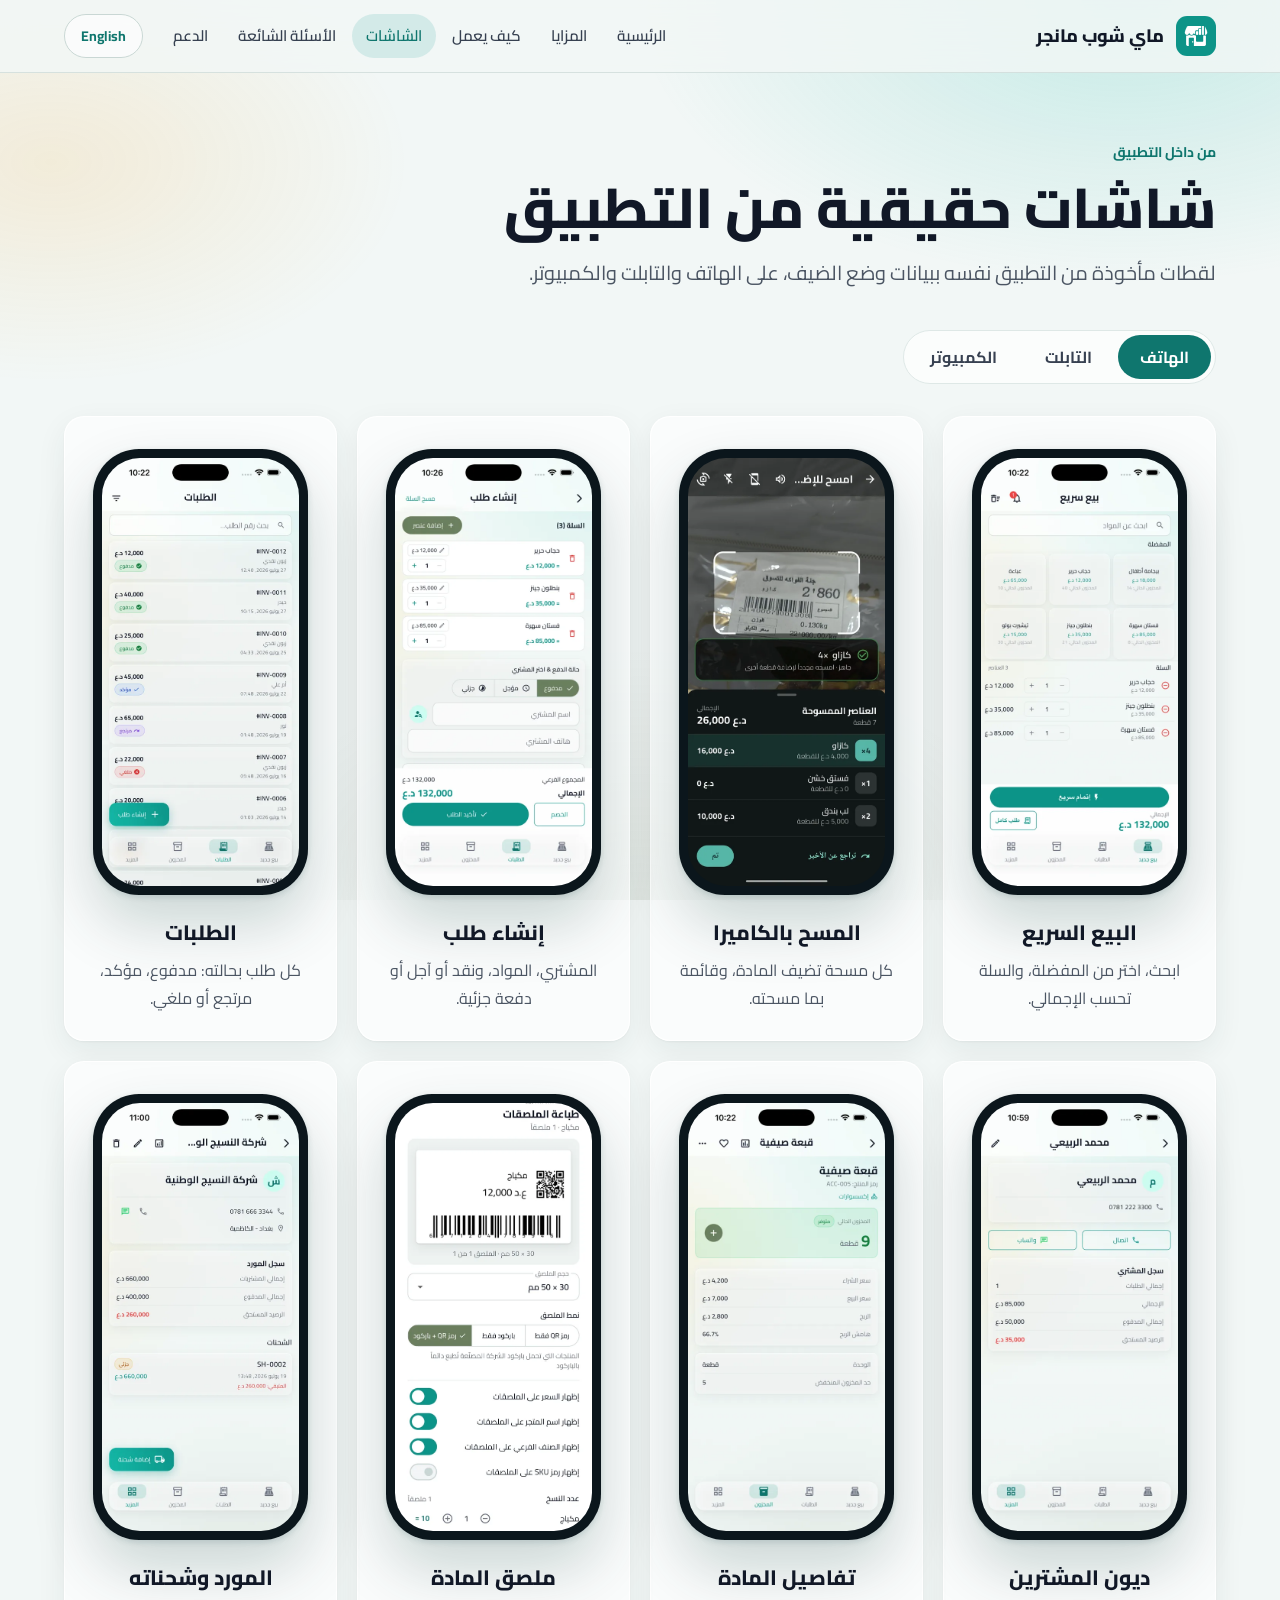
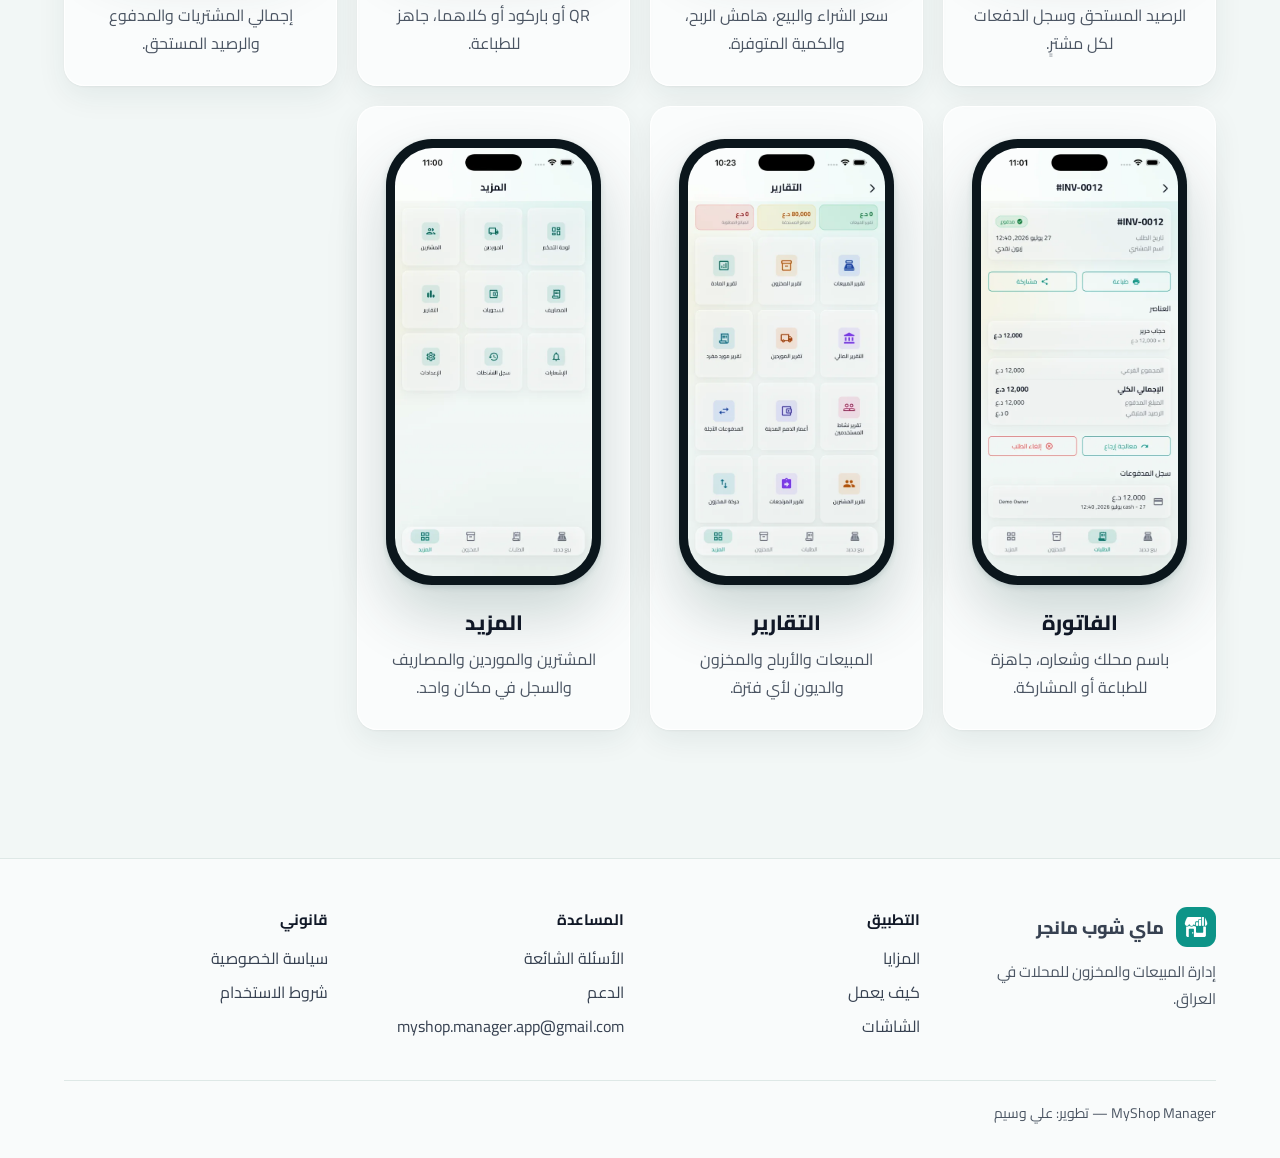
<file: screens.html>
<!DOCTYPE html>
<html lang="ar" dir="rtl" data-active-lang="ar">
<head>
  <meta charset="utf-8">
  <meta name="viewport" content="width=device-width, initial-scale=1">
  <title>الشاشات | Screens — MyShop Manager</title>
  <meta name="description" content="شاشات حقيقية من تطبيق ماي شوب مانجر على الهاتف والتابلت والكمبيوتر — Real screens from MyShop Manager.">
  <meta name="theme-color" content="#0f766e">
  <link rel="canonical" href="https://aliwaseem27.github.io/myshop-legal/screens.html">
  <meta property="og:type" content="website">
  <meta property="og:site_name" content="MyShop Manager">
  <meta property="og:title" content="الشاشات | Screens — MyShop Manager">
  <meta property="og:description" content="شاشات حقيقية من تطبيق ماي شوب مانجر على الهاتف والتابلت والكمبيوتر — Real screens from MyShop Manager.">
  <meta property="og:url" content="https://aliwaseem27.github.io/myshop-legal/screens.html">
  <meta property="og:image" content="https://aliwaseem27.github.io/myshop-legal/app_icon.png">
  <link rel="icon" type="image/png" href="app_icon.png">
  <link rel="preconnect" href="https://fonts.googleapis.com">
  <link rel="preconnect" href="https://fonts.gstatic.com" crossorigin>
  <link href="https://fonts.googleapis.com/css2?family=Cairo:wght@400;600;700;800&display=swap" rel="stylesheet">
  <link rel="stylesheet" href="styles.css">
  <script src="lang.js"></script>
  <!-- Marks JS as available before first paint: reveal, tabs and the FAQ
       filter scope their start states to .js, so no-JS visitors see all content. -->
  <script>document.documentElement.classList.add('js');</script>
</head>
<body>
  <a class="skip" href="#content"><span class="ar">انتقل إلى المحتوى</span><span class="en">Skip to content</span></a>

  <header class="hdr">
    <div class="wrap bar">
      <a class="brand" href="index.html"><img src="app_icon.png" alt="" width="40" height="40"><span class="ar">ماي شوب مانجر</span><span class="en">MyShop Manager</span></a>
      <nav class="nav" aria-label="Main">
        <a href="index.html"><span class="ar">الرئيسية</span><span class="en">Home</span></a>
        <a href="features.html"><span class="ar">المزايا</span><span class="en">Features</span></a>
        <a href="how.html"><span class="ar">كيف يعمل</span><span class="en">How it works</span></a>
        <a href="screens.html" aria-current="page"><span class="ar">الشاشات</span><span class="en">Screens</span></a>
        <a href="faq.html"><span class="ar">الأسئلة الشائعة</span><span class="en">FAQ</span></a>
        <a href="support.html"><span class="ar">الدعم</span><span class="en">Support</span></a>
      </nav>
      <button id="lang-toggle" type="button" lang="en">English</button>
    </div>
  </header>

  <!-- Icon sprite: defined once per page, referenced from both language blocks. -->
  <svg xmlns="http://www.w3.org/2000/svg" style="display:none" aria-hidden="true">
    <symbol id="i-scan" viewBox="0 0 24 24"><path d="M3 7V4h3M18 4h3v3M21 17v3h-3M6 20H3v-3M7 8v8M10 8v8M13 8v8M17 8v8"/></symbol>
    <symbol id="i-qr" viewBox="0 0 24 24"><rect x="3" y="3" width="7" height="7" rx="1"/><rect x="14" y="3" width="7" height="7" rx="1"/><rect x="3" y="14" width="7" height="7" rx="1"/><path d="M14 14h3v3h-3zM17 20h4v-3M20 14v.01"/></symbol>
    <symbol id="i-devices" viewBox="0 0 24 24"><rect x="2" y="4" width="14" height="10" rx="2"/><path d="M6 18h6"/><rect x="17" y="8" width="5" height="12" rx="1.5"/></symbol>
    <symbol id="i-bolt" viewBox="0 0 24 24"><path d="M13 2 4 14h7l-1 8 9-12h-7l1-8z"/></symbol>
    <symbol id="i-receipt" viewBox="0 0 24 24"><path d="M6 2h12v20l-3-2-3 2-3-2-3 2V2z"/><path d="M9 7h6M9 11h6M9 15h4"/></symbol>
    <symbol id="i-box" viewBox="0 0 24 24"><path d="M21 8 12 3 3 8v8l9 5 9-5V8z"/><path d="m3 8 9 5 9-5M12 13v8"/></symbol>
    <symbol id="i-users" viewBox="0 0 24 24"><circle cx="9" cy="8" r="3.5"/><path d="M2.5 20c.8-3.5 3.4-5.5 6.5-5.5s5.7 2 6.5 5.5"/><path d="M16 4.6a3.5 3.5 0 0 1 0 6.8M18 14.8c1.8.7 3 2.5 3.5 5.2"/></symbol>
    <symbol id="i-truck" viewBox="0 0 24 24"><path d="M2 6h11v10H2zM13 10h4.5L21 13.5V16h-8"/><circle cx="6" cy="18" r="2"/><circle cx="17" cy="18" r="2"/></symbol>
    <symbol id="i-coins" viewBox="0 0 24 24"><ellipse cx="9" cy="7" rx="6" ry="3"/><path d="M3 7v5c0 1.7 2.7 3 6 3s6-1.3 6-3V7"/><path d="M15 11.2c3.3.2 6 1.4 6 2.8v4c0 1.7-2.7 3-6 3-2 0-3.8-.5-4.9-1.3"/></symbol>
    <symbol id="i-chart" viewBox="0 0 24 24"><path d="M3 3v18h18"/><path d="M7 15l4-4 3 3 5-6"/></symbol>
    <symbol id="i-shield" viewBox="0 0 24 24"><path d="M12 3 4 6v6c0 4.5 3.4 8.3 8 9 4.6-.7 8-4.5 8-9V6l-8-3z"/><path d="m9 12 2 2 4-4"/></symbol>
    <symbol id="i-globe" viewBox="0 0 24 24"><circle cx="12" cy="12" r="9"/><path d="M3 12h18M12 3c2.5 2.6 3.8 5.6 3.8 9s-1.3 6.4-3.8 9c-2.5-2.6-3.8-5.6-3.8-9S9.5 5.6 12 3z"/></symbol>
    <symbol id="i-store" viewBox="0 0 24 24"><path d="M3 9 5 4h14l2 5"/><path d="M3 9a3 3 0 0 0 6 0 3 3 0 0 0 6 0 3 3 0 0 0 6 0"/><path d="M5 12v8h14v-8"/></symbol>
    <symbol id="i-printer" viewBox="0 0 24 24"><path d="M6 9V3h12v6"/><rect x="3" y="9" width="18" height="8" rx="2"/><path d="M6 14h12v7H6z"/></symbol>
    <symbol id="i-tag" viewBox="0 0 24 24"><path d="M3 12V3h9l9 9-9 9-9-9z"/><circle cx="7.5" cy="7.5" r="1.5"/></symbol>
    <symbol id="i-check" viewBox="0 0 24 24"><path d="m5 12 4.5 4.5L19 7"/></symbol>
    <symbol id="i-arrow" viewBox="0 0 24 24"><path d="M19 12H5m6-6-6 6 6 6"/></symbol>
    <symbol id="i-chev" viewBox="0 0 24 24"><path d="m6 9 6 6 6-6"/></symbol>
    <symbol id="i-download" viewBox="0 0 24 24"><path d="M12 3v12m-5-5 5 5 5-5M4 20h16"/></symbol>
    <symbol id="i-mail" viewBox="0 0 24 24"><rect x="3" y="5" width="18" height="14" rx="2"/><path d="m3 7 9 6 9-6"/></symbol>
    <symbol id="i-lock" viewBox="0 0 24 24"><rect x="4" y="10" width="16" height="11" rx="2"/><path d="M8 10V7a4 4 0 0 1 8 0v3"/></symbol>
    <symbol id="i-help" viewBox="0 0 24 24"><circle cx="12" cy="12" r="9"/><path d="M9.5 9.5a2.5 2.5 0 1 1 3.5 2.3c-.6.3-1 .9-1 1.6V14M12 17.5v.01"/></symbol>
    <symbol id="i-trash" viewBox="0 0 24 24"><path d="M4 7h16M10 11v6M14 11v6M6 7l1 13h10l1-13M9 7V4h6v3"/></symbol>
    <symbol id="i-eye" viewBox="0 0 24 24"><path d="M2 12s3.5-7 10-7 10 7 10 7-3.5 7-10 7S2 12 2 12z"/><circle cx="12" cy="12" r="3"/></symbol>
  </svg>

  <div id="content">
  <!-- ═══════════════════════ العربية ═══════════════════════ -->
  <main data-lang="ar">
    <div class="wrap band">
      <header class="page-head">
        <span class="eyebrow">من داخل التطبيق</span>
        <h1>شاشات حقيقية من التطبيق</h1>
        <p class="lead">لقطات مأخوذة من التطبيق نفسه ببيانات وضع الضيف، على الهاتف والتابلت والكمبيوتر.</p>
      </header>

      <div class="tabs" role="tablist" aria-label="الجهاز">
        <button type="button" role="tab" id="ar-t-phone" aria-controls="ar-p-phone">الهاتف</button>
        <button type="button" role="tab" id="ar-t-tablet" aria-controls="ar-p-tablet">التابلت</button>
        <button type="button" role="tab" id="ar-t-desktop" aria-controls="ar-p-desktop">الكمبيوتر</button>
      </div>

      <section class="panel" id="ar-p-phone" role="tabpanel" aria-labelledby="ar-t-phone">
        <h2 class="panel-title">الهاتف</h2>
        <ul class="shots phones">
          <li class="glass"><div class="phone"><img src="screens/01.webp" width="515" height="1120" loading="lazy" alt="شاشة البيع السريع: بحث عن المواد، المفضلة، والسلة مع الإجمالي"></div><h3>البيع السريع</h3><p>ابحث، اختر من المفضلة، والسلة تحسب الإجمالي.</p></li>
          <li class="glass"><div class="phone"><img src="screens/10.webp" width="515" height="1120" loading="lazy" alt="شاشة المسح مع قائمة المواد الممسوحة"></div><h3>المسح بالكاميرا</h3><p>كل مسحة تضيف المادة، وقائمة بما مسحته.</p></li>
          <li class="glass"><div class="phone"><img src="screens/02.webp" width="515" height="1120" loading="lazy" alt="شاشة إنشاء طلب مع المواد وطريقة الدفع"></div><h3>إنشاء طلب</h3><p>المشتري، المواد، ونقد أو آجل أو دفعة جزئية.</p></li>
          <li class="glass"><div class="phone"><img src="screens/05.webp" width="515" height="1120" loading="lazy" alt="قائمة الطلبات مع حالة كل طلب ومبلغه"></div><h3>الطلبات</h3><p>كل طلب بحالته: مدفوع، مؤكد، مرتجع أو ملغي.</p></li>
          <li class="glass"><div class="phone"><img src="screens/03.webp" width="515" height="1120" loading="lazy" alt="ملف مشترٍ يعرض الرصيد المستحق وسجل الدفعات"></div><h3>ديون المشترين</h3><p>الرصيد المستحق وسجل الدفعات لكل مشترٍ.</p></li>
          <li class="glass"><div class="phone"><img src="screens/04.webp" width="515" height="1120" loading="lazy" alt="تفاصيل مادة مع سعر الشراء والبيع وهامش الربح"></div><h3>تفاصيل المادة</h3><p>سعر الشراء والبيع، هامش الربح، والكمية المتوفرة.</p></li>
          <li class="glass"><div class="phone"><img src="screens/11.webp" width="515" height="1120" loading="lazy" alt="معاينة ملصق مادة قبل الطباعة"></div><h3>ملصق المادة</h3><p>QR أو باركود أو كلاهما، جاهز للطباعة.</p></li>
          <li class="glass"><div class="phone"><img src="screens/07.webp" width="515" height="1120" loading="lazy" alt="ملف مورد يعرض سجله وشحناته والرصيد المستحق"></div><h3>المورد وشحناته</h3><p>إجمالي المشتريات والمدفوع والرصيد المستحق.</p></li>
          <li class="glass"><div class="phone"><img src="screens/06.webp" width="515" height="1120" loading="lazy" alt="فاتورة جاهزة للطباعة أو المشاركة"></div><h3>الفاتورة</h3><p>باسم محلك وشعاره، جاهزة للطباعة أو المشاركة.</p></li>
          <li class="glass"><div class="phone"><img src="screens/08.webp" width="515" height="1120" loading="lazy" alt="قائمة التقارير في التطبيق"></div><h3>التقارير</h3><p>المبيعات والأرباح والمخزون والديون لأي فترة.</p></li>
          <li class="glass"><div class="phone"><img src="screens/09.webp" width="515" height="1120" loading="lazy" alt="شاشة المزيد بأقسام التطبيق"></div><h3>المزيد</h3><p>المشترين والموردين والمصاريف والسجل في مكان واحد.</p></li>
        </ul>
      </section>

      <section class="panel" id="ar-p-tablet" role="tabpanel" aria-labelledby="ar-t-tablet">
        <h2 class="panel-title">التابلت</h2>
        <ul class="shots tablets">
          <li class="glass"><div class="tablet"><img src="screens/tablet-quick-sale.webp" width="1180" height="820" loading="lazy" alt="البيع السريع على التابلت"></div><h3>البيع السريع</h3><p>شبكة المواد على جهة، والسلة وزر الدفع ثابتان على الجهة الأخرى.</p></li>
          <li class="glass"><div class="tablet"><img src="screens/tablet-orders.webp" width="1180" height="820" loading="lazy" alt="الطلبات على التابلت"></div><h3>الطلبات</h3><p>القائمة على جهة، وتفاصيل الطلب المختار بجانبها.</p></li>
          <li class="glass"><div class="tablet"><img src="screens/tablet-inventory.webp" width="1180" height="820" loading="lazy" alt="المخزون على التابلت"></div><h3>المخزون</h3><p>اختر مادة لترى كميتها وأسعارها ورمزها دون مغادرة القائمة.</p></li>
          <li class="glass"><div class="tablet"><img src="screens/tablet-create-order.webp" width="1180" height="820" loading="lazy" alt="إنشاء طلب على التابلت"></div><h3>إنشاء طلب</h3><p>المواد مع زر المسح، ولوحة الدفع بجانبها.</p></li>
        </ul>
      </section>

      <section class="panel" id="ar-p-desktop" role="tabpanel" aria-labelledby="ar-t-desktop">
        <h2 class="panel-title">الكمبيوتر</h2>
        <ul class="shots desktops">
          <li class="glass"><div class="desktop"><img src="screens/desktop-orders.webp" width="1600" height="894" loading="lazy" alt="الطلبات على الكمبيوتر"></div><div><h3>الطلبات</h3><p>قائمة جانبية للتنقل، وجدول الطلبات مع لوحة تفاصيل الطلب المختار.</p></div></li>
          <li class="glass"><div class="desktop"><img src="screens/desktop-reports.webp" width="1600" height="894" loading="lazy" alt="التقارير على الكمبيوتر"></div><div><h3>التقارير</h3><p>الفلاتر في عمود، والأرقام والرسوم والجداول بجانبها، مع تصدير PDF و Excel.</p></div></li>
          <li class="glass"><div class="desktop"><img src="screens/desktop-invoice-settings.webp" width="1600" height="894" loading="lazy" alt="إعدادات الفاتورة على الكمبيوتر"></div><div><h3>إعدادات الفاتورة</h3><p>غيّر القالب والبيانات، وشاهد الفاتورة تتحدّث بجانب النموذج.</p></div></li>
        </ul>
      </section>
    </div>
  </main>

  <!-- ═══════════════════════ English ═══════════════════════ -->
  <main data-lang="en" dir="ltr">
    <div class="wrap band">
      <header class="page-head">
        <span class="eyebrow">Inside the app</span>
        <h1>Real screens from the app</h1>
        <p class="lead">Captured from the app itself with guest-mode data, on phone, tablet and computer. The app is Arabic-first, so the captures show its Arabic interface.</p>
      </header>

      <div class="tabs" role="tablist" aria-label="Device">
        <button type="button" role="tab" id="en-t-phone" aria-controls="en-p-phone">Phone</button>
        <button type="button" role="tab" id="en-t-tablet" aria-controls="en-p-tablet">Tablet</button>
        <button type="button" role="tab" id="en-t-desktop" aria-controls="en-p-desktop">Computer</button>
      </div>

      <section class="panel" id="en-p-phone" role="tabpanel" aria-labelledby="en-t-phone">
        <h2 class="panel-title">Phone</h2>
        <ul class="shots phones">
          <li class="glass"><div class="phone"><img src="screens/01.webp" width="515" height="1120" loading="lazy" alt="Quick Sale: material search, favourites and a cart with its total"></div><h3>Quick Sale</h3><p>Search, pick from favourites, and the cart adds it up.</p></li>
          <li class="glass"><div class="phone"><img src="screens/10.webp" width="515" height="1120" loading="lazy" alt="Scanner screen with the list of scanned materials"></div><h3>Camera scanning</h3><p>Every scan adds the material, with a list of what you scanned.</p></li>
          <li class="glass"><div class="phone"><img src="screens/02.webp" width="515" height="1120" loading="lazy" alt="Create Order with materials and payment method"></div><h3>Create order</h3><p>Buyer, materials, and cash, deferred or part-paid.</p></li>
          <li class="glass"><div class="phone"><img src="screens/05.webp" width="515" height="1120" loading="lazy" alt="Orders list with each order's status and amount"></div><h3>Orders</h3><p>Every order with its status: paid, confirmed, returned or cancelled.</p></li>
          <li class="glass"><div class="phone"><img src="screens/03.webp" width="515" height="1120" loading="lazy" alt="A buyer's profile with the balance owed and payment history"></div><h3>Buyer debts</h3><p>Balance owed and payment history for each buyer.</p></li>
          <li class="glass"><div class="phone"><img src="screens/04.webp" width="515" height="1120" loading="lazy" alt="A material's details with buying price, selling price and margin"></div><h3>Material details</h3><p>Buying and selling price, margin, and stock on hand.</p></li>
          <li class="glass"><div class="phone"><img src="screens/11.webp" width="515" height="1120" loading="lazy" alt="A material label preview before printing"></div><h3>Material label</h3><p>QR, barcode or both, ready to print.</p></li>
          <li class="glass"><div class="phone"><img src="screens/07.webp" width="515" height="1120" loading="lazy" alt="A supplier's profile with their ledger, shipments and balance due"></div><h3>Supplier and shipments</h3><p>Total purchases, amount paid and balance due.</p></li>
          <li class="glass"><div class="phone"><img src="screens/06.webp" width="515" height="1120" loading="lazy" alt="An invoice ready to print or share"></div><h3>Invoice</h3><p>In your shop's name and logo, ready to print or share.</p></li>
          <li class="glass"><div class="phone"><img src="screens/08.webp" width="515" height="1120" loading="lazy" alt="The app's reports list"></div><h3>Reports</h3><p>Sales, profit, stock and debts for any period.</p></li>
          <li class="glass"><div class="phone"><img src="screens/09.webp" width="515" height="1120" loading="lazy" alt="The More screen with the app's sections"></div><h3>More</h3><p>Buyers, suppliers, expenses and the log in one place.</p></li>
        </ul>
      </section>

      <section class="panel" id="en-p-tablet" role="tabpanel" aria-labelledby="en-t-tablet">
        <h2 class="panel-title">Tablet</h2>
        <ul class="shots tablets">
          <li class="glass"><div class="tablet"><img src="screens/tablet-quick-sale.webp" width="1180" height="820" loading="lazy" alt="Quick Sale on a tablet"></div><h3>Quick Sale</h3><p>The product grid on one side, the cart and checkout fixed on the other.</p></li>
          <li class="glass"><div class="tablet"><img src="screens/tablet-orders.webp" width="1180" height="820" loading="lazy" alt="Orders on a tablet"></div><h3>Orders</h3><p>The list on one side, the selected order's details beside it.</p></li>
          <li class="glass"><div class="tablet"><img src="screens/tablet-inventory.webp" width="1180" height="820" loading="lazy" alt="Inventory on a tablet"></div><h3>Inventory</h3><p>Pick a material to see its stock, prices and code without leaving the list.</p></li>
          <li class="glass"><div class="tablet"><img src="screens/tablet-create-order.webp" width="1180" height="820" loading="lazy" alt="Create Order on a tablet"></div><h3>Create order</h3><p>Materials with a scan button, and the payment panel beside them.</p></li>
        </ul>
      </section>

      <section class="panel" id="en-p-desktop" role="tabpanel" aria-labelledby="en-t-desktop">
        <h2 class="panel-title">Computer</h2>
        <ul class="shots desktops">
          <li class="glass"><div class="desktop"><img src="screens/desktop-orders.webp" width="1600" height="894" loading="lazy" alt="Orders on a computer"></div><div><h3>Orders</h3><p>A sidebar for navigation, and the orders table with the selected order's detail panel.</p></div></li>
          <li class="glass"><div class="desktop"><img src="screens/desktop-reports.webp" width="1600" height="894" loading="lazy" alt="Reports on a computer"></div><div><h3>Reports</h3><p>Filters in a column with figures, charts and tables beside them, and PDF or Excel export.</p></div></li>
          <li class="glass"><div class="desktop"><img src="screens/desktop-invoice-settings.webp" width="1600" height="894" loading="lazy" alt="Invoice settings on a computer"></div><div><h3>Invoice settings</h3><p>Change the template and details, and watch the invoice update beside the form.</p></div></li>
        </ul>
      </section>
    </div>
  </main>
  </div>

  <footer class="ftr">
    <div class="wrap">
      <div class="cols">
        <div>
          <a class="brand" href="index.html"><img src="app_icon.png" alt="" width="40" height="40"><span class="ar">ماي شوب مانجر</span><span class="en">MyShop Manager</span></a>
          <p class="tag"><span class="ar">إدارة المبيعات والمخزون للمحلات في العراق.</span><span class="en">Sales and inventory management for shops in Iraq.</span></p>
        </div>
        <nav aria-label="App">
          <h2><span class="ar">التطبيق</span><span class="en">App</span></h2>
          <ul>
            <li><a href="features.html"><span class="ar">المزايا</span><span class="en">Features</span></a></li>
            <li><a href="how.html"><span class="ar">كيف يعمل</span><span class="en">How it works</span></a></li>
            <li><a href="screens.html"><span class="ar">الشاشات</span><span class="en">Screens</span></a></li>
          </ul>
        </nav>
        <nav aria-label="Help">
          <h2><span class="ar">المساعدة</span><span class="en">Help</span></h2>
          <ul>
            <li><a href="faq.html"><span class="ar">الأسئلة الشائعة</span><span class="en">FAQ</span></a></li>
            <li><a href="support.html"><span class="ar">الدعم</span><span class="en">Support</span></a></li>
            <li><a href="mailto:myshop.manager.app@gmail.com">myshop.manager.app@gmail.com</a></li>
          </ul>
        </nav>
        <nav aria-label="Legal">
          <h2><span class="ar">قانوني</span><span class="en">Legal</span></h2>
          <ul>
            <li><a href="privacy.html"><span class="ar">سياسة الخصوصية</span><span class="en">Privacy Policy</span></a></li>
            <li><a href="terms.html"><span class="ar">شروط الاستخدام</span><span class="en">Terms of Service</span></a></li>
          </ul>
        </nav>
      </div>
      <p class="credit"><span class="ar">MyShop Manager — تطوير: علي وسيم</span><span class="en">MyShop Manager — developed by Ali Waseem</span></p>
    </div>
  </footer>

  <script src="site.js"></script>
</body>
</html>
</file>
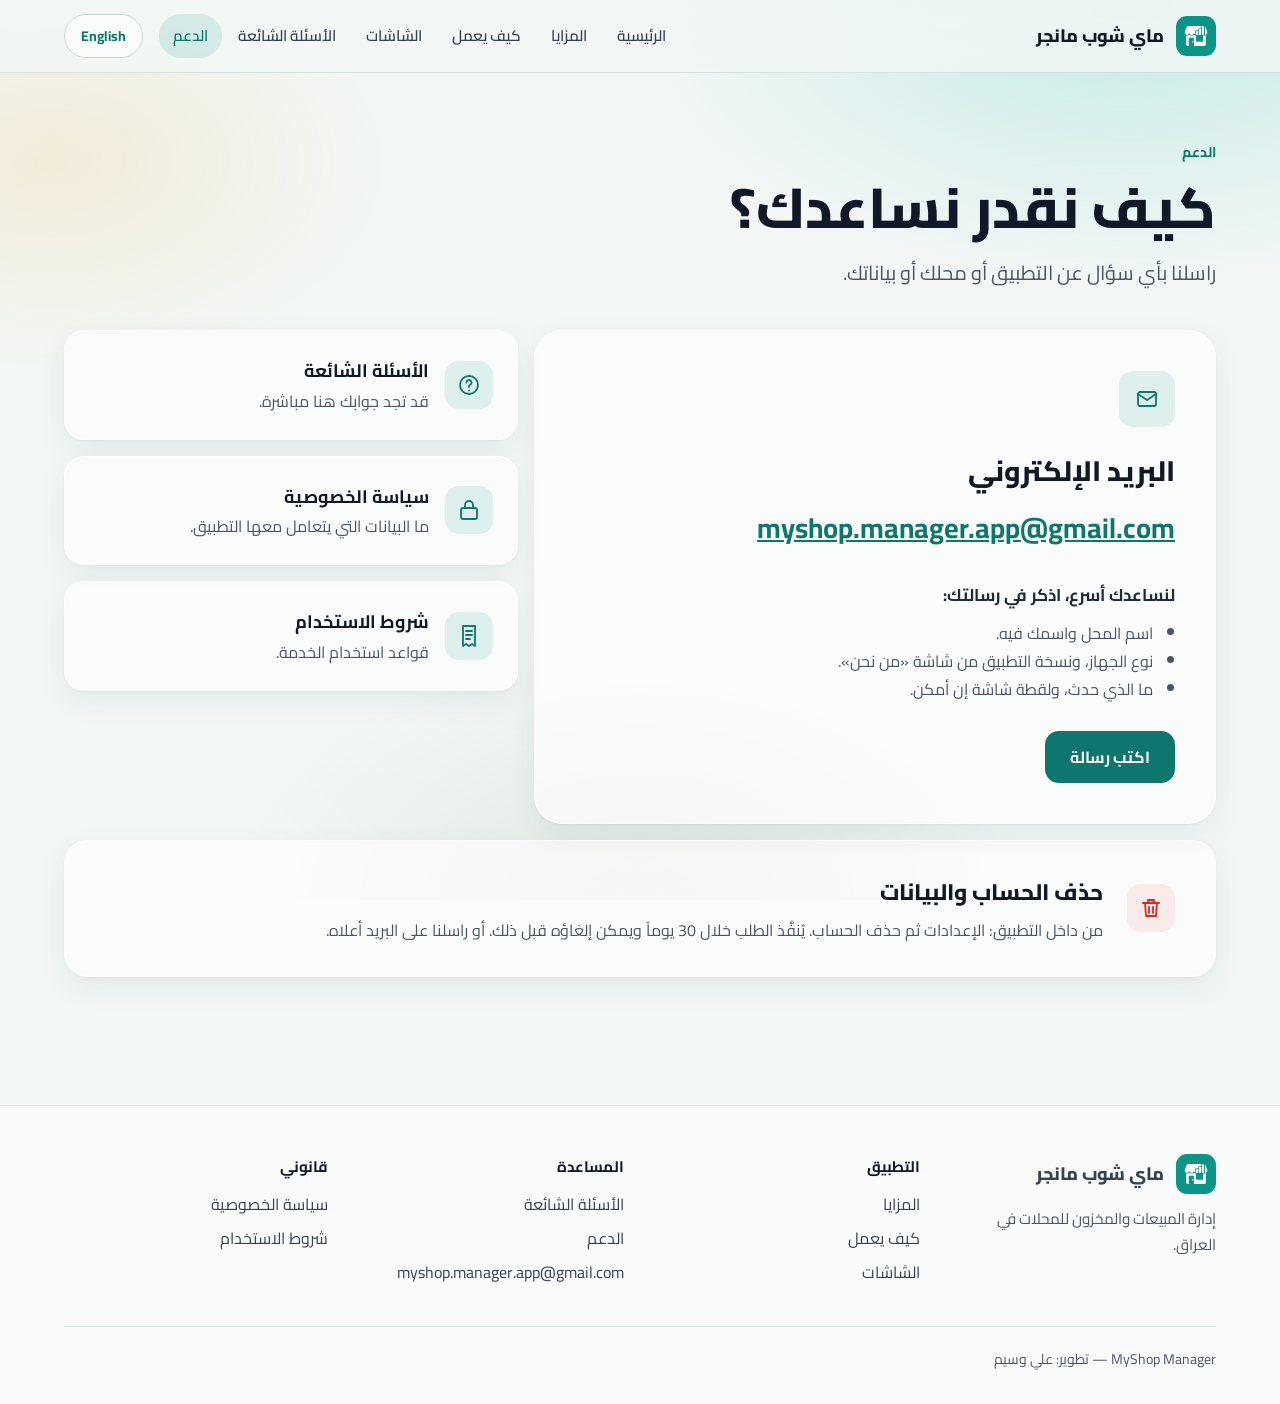
<file: support.html>
<!DOCTYPE html>
<html lang="ar" dir="rtl" data-active-lang="ar">
<head>
  <meta charset="utf-8">
  <meta name="viewport" content="width=device-width, initial-scale=1">
  <title>الدعم | Support — MyShop Manager</title>
  <meta name="description" content="تواصل مع دعم ماي شوب مانجر، وروابط سياسة الخصوصية وشروط الاستخدام وحذف الحساب — MyShop Manager support.">
  <meta name="theme-color" content="#0f766e">
  <link rel="canonical" href="https://aliwaseem27.github.io/myshop-legal/support.html">
  <meta property="og:type" content="website">
  <meta property="og:site_name" content="MyShop Manager">
  <meta property="og:title" content="الدعم | Support — MyShop Manager">
  <meta property="og:description" content="تواصل مع دعم ماي شوب مانجر، وروابط سياسة الخصوصية وشروط الاستخدام وحذف الحساب — MyShop Manager support.">
  <meta property="og:url" content="https://aliwaseem27.github.io/myshop-legal/support.html">
  <meta property="og:image" content="https://aliwaseem27.github.io/myshop-legal/app_icon.png">
  <link rel="icon" type="image/png" href="app_icon.png">
  <link rel="preconnect" href="https://fonts.googleapis.com">
  <link rel="preconnect" href="https://fonts.gstatic.com" crossorigin>
  <link href="https://fonts.googleapis.com/css2?family=Cairo:wght@400;600;700;800&display=swap" rel="stylesheet">
  <link rel="stylesheet" href="styles.css">
  <script src="lang.js"></script>
  <!-- Marks JS as available before first paint: reveal, tabs and the FAQ
       filter scope their start states to .js, so no-JS visitors see all content. -->
  <script>document.documentElement.classList.add('js');</script>
</head>
<body>
  <a class="skip" href="#content"><span class="ar">انتقل إلى المحتوى</span><span class="en">Skip to content</span></a>

  <header class="hdr">
    <div class="wrap bar">
      <a class="brand" href="index.html"><img src="app_icon.png" alt="" width="40" height="40"><span class="ar">ماي شوب مانجر</span><span class="en">MyShop Manager</span></a>
      <nav class="nav" aria-label="Main">
        <a href="index.html"><span class="ar">الرئيسية</span><span class="en">Home</span></a>
        <a href="features.html"><span class="ar">المزايا</span><span class="en">Features</span></a>
        <a href="how.html"><span class="ar">كيف يعمل</span><span class="en">How it works</span></a>
        <a href="screens.html"><span class="ar">الشاشات</span><span class="en">Screens</span></a>
        <a href="faq.html"><span class="ar">الأسئلة الشائعة</span><span class="en">FAQ</span></a>
        <a href="support.html" aria-current="page"><span class="ar">الدعم</span><span class="en">Support</span></a>
      </nav>
      <button id="lang-toggle" type="button" lang="en">English</button>
    </div>
  </header>

  <!-- Icon sprite: defined once per page, referenced from both language blocks. -->
  <svg xmlns="http://www.w3.org/2000/svg" style="display:none" aria-hidden="true">
    <symbol id="i-scan" viewBox="0 0 24 24"><path d="M3 7V4h3M18 4h3v3M21 17v3h-3M6 20H3v-3M7 8v8M10 8v8M13 8v8M17 8v8"/></symbol>
    <symbol id="i-qr" viewBox="0 0 24 24"><rect x="3" y="3" width="7" height="7" rx="1"/><rect x="14" y="3" width="7" height="7" rx="1"/><rect x="3" y="14" width="7" height="7" rx="1"/><path d="M14 14h3v3h-3zM17 20h4v-3M20 14v.01"/></symbol>
    <symbol id="i-devices" viewBox="0 0 24 24"><rect x="2" y="4" width="14" height="10" rx="2"/><path d="M6 18h6"/><rect x="17" y="8" width="5" height="12" rx="1.5"/></symbol>
    <symbol id="i-bolt" viewBox="0 0 24 24"><path d="M13 2 4 14h7l-1 8 9-12h-7l1-8z"/></symbol>
    <symbol id="i-receipt" viewBox="0 0 24 24"><path d="M6 2h12v20l-3-2-3 2-3-2-3 2V2z"/><path d="M9 7h6M9 11h6M9 15h4"/></symbol>
    <symbol id="i-box" viewBox="0 0 24 24"><path d="M21 8 12 3 3 8v8l9 5 9-5V8z"/><path d="m3 8 9 5 9-5M12 13v8"/></symbol>
    <symbol id="i-users" viewBox="0 0 24 24"><circle cx="9" cy="8" r="3.5"/><path d="M2.5 20c.8-3.5 3.4-5.5 6.5-5.5s5.7 2 6.5 5.5"/><path d="M16 4.6a3.5 3.5 0 0 1 0 6.8M18 14.8c1.8.7 3 2.5 3.5 5.2"/></symbol>
    <symbol id="i-truck" viewBox="0 0 24 24"><path d="M2 6h11v10H2zM13 10h4.5L21 13.5V16h-8"/><circle cx="6" cy="18" r="2"/><circle cx="17" cy="18" r="2"/></symbol>
    <symbol id="i-coins" viewBox="0 0 24 24"><ellipse cx="9" cy="7" rx="6" ry="3"/><path d="M3 7v5c0 1.7 2.7 3 6 3s6-1.3 6-3V7"/><path d="M15 11.2c3.3.2 6 1.4 6 2.8v4c0 1.7-2.7 3-6 3-2 0-3.8-.5-4.9-1.3"/></symbol>
    <symbol id="i-chart" viewBox="0 0 24 24"><path d="M3 3v18h18"/><path d="M7 15l4-4 3 3 5-6"/></symbol>
    <symbol id="i-shield" viewBox="0 0 24 24"><path d="M12 3 4 6v6c0 4.5 3.4 8.3 8 9 4.6-.7 8-4.5 8-9V6l-8-3z"/><path d="m9 12 2 2 4-4"/></symbol>
    <symbol id="i-globe" viewBox="0 0 24 24"><circle cx="12" cy="12" r="9"/><path d="M3 12h18M12 3c2.5 2.6 3.8 5.6 3.8 9s-1.3 6.4-3.8 9c-2.5-2.6-3.8-5.6-3.8-9S9.5 5.6 12 3z"/></symbol>
    <symbol id="i-store" viewBox="0 0 24 24"><path d="M3 9 5 4h14l2 5"/><path d="M3 9a3 3 0 0 0 6 0 3 3 0 0 0 6 0 3 3 0 0 0 6 0"/><path d="M5 12v8h14v-8"/></symbol>
    <symbol id="i-printer" viewBox="0 0 24 24"><path d="M6 9V3h12v6"/><rect x="3" y="9" width="18" height="8" rx="2"/><path d="M6 14h12v7H6z"/></symbol>
    <symbol id="i-tag" viewBox="0 0 24 24"><path d="M3 12V3h9l9 9-9 9-9-9z"/><circle cx="7.5" cy="7.5" r="1.5"/></symbol>
    <symbol id="i-check" viewBox="0 0 24 24"><path d="m5 12 4.5 4.5L19 7"/></symbol>
    <symbol id="i-arrow" viewBox="0 0 24 24"><path d="M19 12H5m6-6-6 6 6 6"/></symbol>
    <symbol id="i-chev" viewBox="0 0 24 24"><path d="m6 9 6 6 6-6"/></symbol>
    <symbol id="i-download" viewBox="0 0 24 24"><path d="M12 3v12m-5-5 5 5 5-5M4 20h16"/></symbol>
    <symbol id="i-mail" viewBox="0 0 24 24"><rect x="3" y="5" width="18" height="14" rx="2"/><path d="m3 7 9 6 9-6"/></symbol>
    <symbol id="i-lock" viewBox="0 0 24 24"><rect x="4" y="10" width="16" height="11" rx="2"/><path d="M8 10V7a4 4 0 0 1 8 0v3"/></symbol>
    <symbol id="i-help" viewBox="0 0 24 24"><circle cx="12" cy="12" r="9"/><path d="M9.5 9.5a2.5 2.5 0 1 1 3.5 2.3c-.6.3-1 .9-1 1.6V14M12 17.5v.01"/></symbol>
    <symbol id="i-trash" viewBox="0 0 24 24"><path d="M4 7h16M10 11v6M14 11v6M6 7l1 13h10l1-13M9 7V4h6v3"/></symbol>
    <symbol id="i-eye" viewBox="0 0 24 24"><path d="M2 12s3.5-7 10-7 10 7 10 7-3.5 7-10 7S2 12 2 12z"/><circle cx="12" cy="12" r="3"/></symbol>
  </svg>

  <div id="content">
  <!-- ═══════════════════════ العربية ═══════════════════════ -->
  <main data-lang="ar">
    <div class="wrap band">
      <header class="page-head">
        <span class="eyebrow">الدعم</span>
        <h1>كيف نقدر نساعدك؟</h1>
        <p class="lead">راسلنا بأي سؤال عن التطبيق أو محلك أو بياناتك.</p>
      </header>

      <div class="support">
        <section class="glass mail-card reveal">
          <span class="tile" style="width: 56px; height: 56px"><svg class="ico" aria-hidden="true"><use href="#i-mail"/></svg></span>
          <h2>البريد الإلكتروني</h2>
          <a class="addr" href="mailto:myshop.manager.app@gmail.com" dir="ltr">myshop.manager.app@gmail.com</a>
          <h3>لنساعدك أسرع، اذكر في رسالتك:</h3>
          <ul>
            <li>اسم المحل واسمك فيه.</li>
            <li>نوع الجهاز، ونسخة التطبيق من شاشة «من نحن».</li>
            <li>ما الذي حدث، ولقطة شاشة إن أمكن.</li>
          </ul>
          <div class="btn-row" style="margin-top: 28px"><a class="btn btn-p" href="mailto:myshop.manager.app@gmail.com">اكتب رسالة</a></div>
        </section>
        <div class="links reveal" style="--d:.1s">
          <a class="glass link-card" href="faq.html"><span class="tile"><svg class="ico" aria-hidden="true"><use href="#i-help"/></svg></span><span><strong>الأسئلة الشائعة</strong><span>قد تجد جوابك هنا مباشرة.</span></span></a>
          <a class="glass link-card" href="privacy.html"><span class="tile"><svg class="ico" aria-hidden="true"><use href="#i-lock"/></svg></span><span><strong>سياسة الخصوصية</strong><span>ما البيانات التي يتعامل معها التطبيق.</span></span></a>
          <a class="glass link-card" href="terms.html"><span class="tile"><svg class="ico" aria-hidden="true"><use href="#i-receipt"/></svg></span><span><strong>شروط الاستخدام</strong><span>قواعد استخدام الخدمة.</span></span></a>
        </div>
      </div>

      <section class="glass delete reveal">
        <span class="tile"><svg class="ico" aria-hidden="true"><use href="#i-trash"/></svg></span>
        <div style="flex: 1; min-width: 240px">
          <h2>حذف الحساب والبيانات</h2>
          <p>من داخل التطبيق: الإعدادات ثم حذف الحساب. يُنفَّذ الطلب خلال 30 يوماً ويمكن إلغاؤه قبل ذلك. أو راسلنا على البريد أعلاه.</p>
        </div>
      </section>
    </div>
  </main>

  <!-- ═══════════════════════ English ═══════════════════════ -->
  <main data-lang="en" dir="ltr">
    <div class="wrap band">
      <header class="page-head">
        <span class="eyebrow">Support</span>
        <h1>How can we help?</h1>
        <p class="lead">Write to us with any question about the app, your shop or your data.</p>
      </header>

      <div class="support">
        <section class="glass mail-card reveal">
          <span class="tile" style="width: 56px; height: 56px"><svg class="ico" aria-hidden="true"><use href="#i-mail"/></svg></span>
          <h2>Email</h2>
          <a class="addr" href="mailto:myshop.manager.app@gmail.com">myshop.manager.app@gmail.com</a>
          <h3>To help us answer faster, include:</h3>
          <ul>
            <li>Your shop's name and your name in it.</li>
            <li>Your device, and the app version from the About Us screen.</li>
            <li>What happened, with a screenshot if you can.</li>
          </ul>
          <div class="btn-row" style="margin-top: 28px"><a class="btn btn-p" href="mailto:myshop.manager.app@gmail.com">Write an email</a></div>
        </section>
        <div class="links reveal" style="--d:.1s">
          <a class="glass link-card" href="faq.html"><span class="tile"><svg class="ico" aria-hidden="true"><use href="#i-help"/></svg></span><span><strong>FAQ</strong><span>Your answer may already be here.</span></span></a>
          <a class="glass link-card" href="privacy.html?lang=en"><span class="tile"><svg class="ico" aria-hidden="true"><use href="#i-lock"/></svg></span><span><strong>Privacy Policy</strong><span>What information the app handles.</span></span></a>
          <a class="glass link-card" href="terms.html?lang=en"><span class="tile"><svg class="ico" aria-hidden="true"><use href="#i-receipt"/></svg></span><span><strong>Terms of Service</strong><span>The rules for using the service.</span></span></a>
        </div>
      </div>

      <section class="glass delete reveal">
        <span class="tile"><svg class="ico" aria-hidden="true"><use href="#i-trash"/></svg></span>
        <div style="flex: 1; min-width: 240px">
          <h2>Deleting your account and data</h2>
          <p>In the app: Settings, then Delete Account. The request is processed within 30 days and can be cancelled before then. Or email us at the address above.</p>
        </div>
      </section>
    </div>
  </main>
  </div>

  <footer class="ftr">
    <div class="wrap">
      <div class="cols">
        <div>
          <a class="brand" href="index.html"><img src="app_icon.png" alt="" width="40" height="40"><span class="ar">ماي شوب مانجر</span><span class="en">MyShop Manager</span></a>
          <p class="tag"><span class="ar">إدارة المبيعات والمخزون للمحلات في العراق.</span><span class="en">Sales and inventory management for shops in Iraq.</span></p>
        </div>
        <nav aria-label="App">
          <h2><span class="ar">التطبيق</span><span class="en">App</span></h2>
          <ul>
            <li><a href="features.html"><span class="ar">المزايا</span><span class="en">Features</span></a></li>
            <li><a href="how.html"><span class="ar">كيف يعمل</span><span class="en">How it works</span></a></li>
            <li><a href="screens.html"><span class="ar">الشاشات</span><span class="en">Screens</span></a></li>
          </ul>
        </nav>
        <nav aria-label="Help">
          <h2><span class="ar">المساعدة</span><span class="en">Help</span></h2>
          <ul>
            <li><a href="faq.html"><span class="ar">الأسئلة الشائعة</span><span class="en">FAQ</span></a></li>
            <li><a href="support.html"><span class="ar">الدعم</span><span class="en">Support</span></a></li>
            <li><a href="mailto:myshop.manager.app@gmail.com">myshop.manager.app@gmail.com</a></li>
          </ul>
        </nav>
        <nav aria-label="Legal">
          <h2><span class="ar">قانوني</span><span class="en">Legal</span></h2>
          <ul>
            <li><a href="privacy.html"><span class="ar">سياسة الخصوصية</span><span class="en">Privacy Policy</span></a></li>
            <li><a href="terms.html"><span class="ar">شروط الاستخدام</span><span class="en">Terms of Service</span></a></li>
          </ul>
        </nav>
      </div>
      <p class="credit"><span class="ar">MyShop Manager — تطوير: علي وسيم</span><span class="en">MyShop Manager — developed by Ali Waseem</span></p>
    </div>
  </footer>

  <script src="site.js"></script>
</body>
</html>
</file>
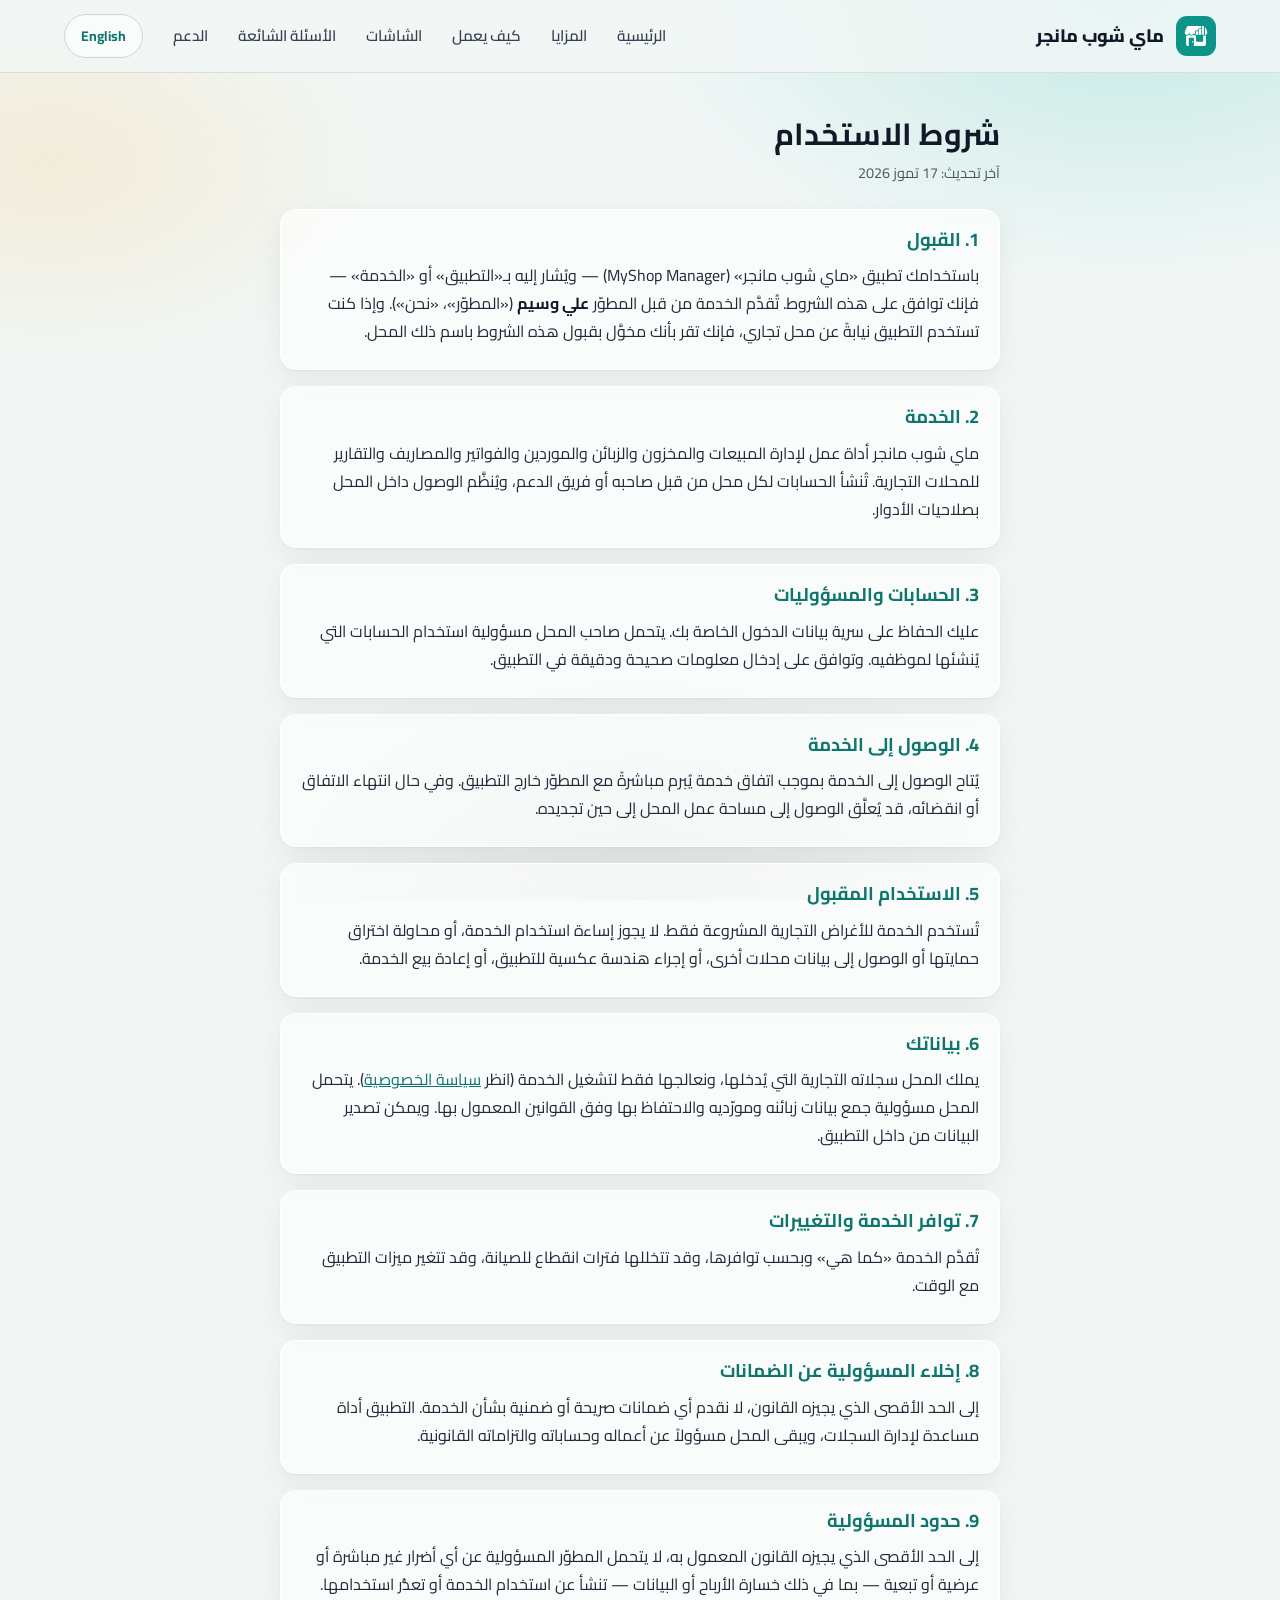
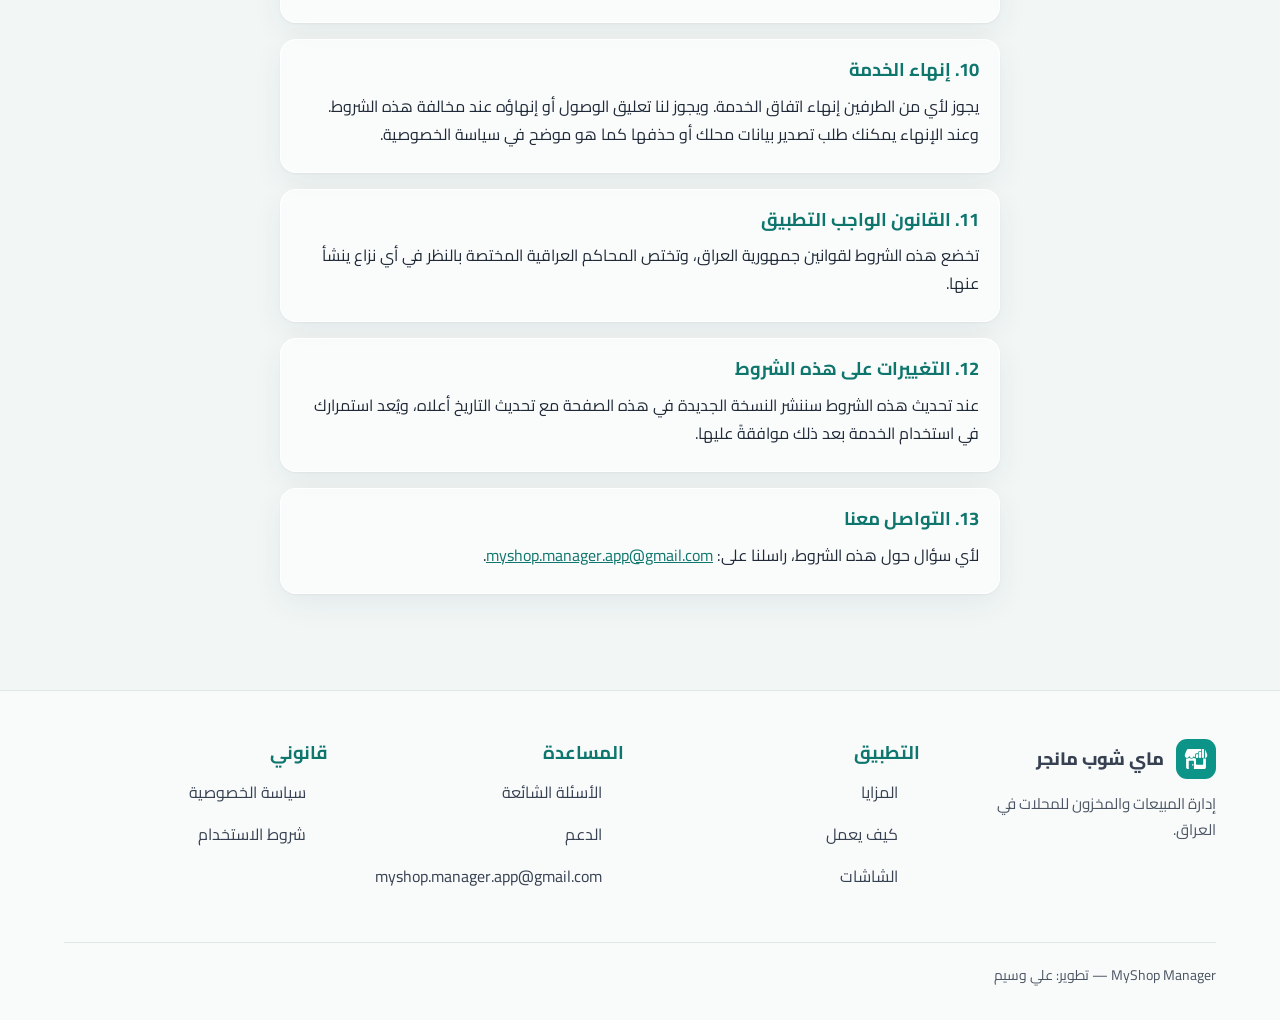
<file: terms.html>
<!DOCTYPE html>
<html lang="ar" dir="rtl" data-active-lang="ar">
<head>
  <meta charset="utf-8">
  <meta name="viewport" content="width=device-width, initial-scale=1">
  <title>شروط الاستخدام | Terms of Service — MyShop Manager</title>
  <meta name="description" content="Terms of service for the MyShop Manager app — شروط الاستخدام لتطبيق ماي شوب مانجر">
  <meta name="theme-color" content="#0f766e">
  <link rel="icon" type="image/png" href="app_icon.png">
  <link rel="preconnect" href="https://fonts.googleapis.com">
  <link rel="preconnect" href="https://fonts.gstatic.com" crossorigin>
  <link href="https://fonts.googleapis.com/css2?family=Cairo:wght@400;600;700;800&display=swap" rel="stylesheet">
  <link rel="stylesheet" href="styles.css">
  <script src="lang.js"></script>
</head>
<body class="doc">
  <a class="skip" href="#content"><span class="ar">انتقل إلى المحتوى</span><span class="en">Skip to content</span></a>

  <header class="hdr">
    <div class="wrap bar">
      <a class="brand" href="index.html"><img src="app_icon.png" alt="" width="40" height="40"><span class="ar">ماي شوب مانجر</span><span class="en">MyShop Manager</span></a>
      <nav class="nav" aria-label="Main">
        <a href="index.html"><span class="ar">الرئيسية</span><span class="en">Home</span></a>
        <a href="features.html"><span class="ar">المزايا</span><span class="en">Features</span></a>
        <a href="how.html"><span class="ar">كيف يعمل</span><span class="en">How it works</span></a>
        <a href="screens.html"><span class="ar">الشاشات</span><span class="en">Screens</span></a>
        <a href="faq.html"><span class="ar">الأسئلة الشائعة</span><span class="en">FAQ</span></a>
        <a href="support.html"><span class="ar">الدعم</span><span class="en">Support</span></a>
      </nav>
      <button id="lang-toggle" type="button" lang="en">English</button>
    </div>
  </header>

  <div id="content">
  <!-- ─────────────────────────── العربية ─────────────────────────── -->
  <main data-lang="ar">
    <h1>شروط الاستخدام</h1>
    <p class="updated">آخر تحديث: 17 تموز 2026</p>

    <section>
      <h2>1. القبول</h2>
      <p>باستخدامك تطبيق «ماي شوب مانجر» (MyShop Manager) — ويُشار إليه بـ«التطبيق» أو «الخدمة» — فإنك توافق على هذه الشروط. تُقدَّم الخدمة من قبل المطوّر <strong>علي وسيم</strong> («المطوّر»، «نحن»). وإذا كنت تستخدم التطبيق نيابةً عن محل تجاري، فإنك تقر بأنك مخوَّل بقبول هذه الشروط باسم ذلك المحل.</p>
    </section>

    <section>
      <h2>2. الخدمة</h2>
      <p>ماي شوب مانجر أداة عمل لإدارة المبيعات والمخزون والزبائن والموردين والفواتير والمصاريف والتقارير للمحلات التجارية. تُنشأ الحسابات لكل محل من قبل صاحبه أو فريق الدعم، ويُنظَّم الوصول داخل المحل بصلاحيات الأدوار.</p>
    </section>

    <section>
      <h2>3. الحسابات والمسؤوليات</h2>
      <p>عليك الحفاظ على سرية بيانات الدخول الخاصة بك. يتحمل صاحب المحل مسؤولية استخدام الحسابات التي يُنشئها لموظفيه. وتوافق على إدخال معلومات صحيحة ودقيقة في التطبيق.</p>
    </section>

    <section>
      <h2>4. الوصول إلى الخدمة</h2>
      <p>يُتاح الوصول إلى الخدمة بموجب اتفاق خدمة يُبرم مباشرةً مع المطوّر خارج التطبيق. وفي حال انتهاء الاتفاق أو انقضائه، قد يُعلَّق الوصول إلى مساحة عمل المحل إلى حين تجديده.</p>
    </section>

    <section>
      <h2>5. الاستخدام المقبول</h2>
      <p>تُستخدم الخدمة للأغراض التجارية المشروعة فقط. لا يجوز إساءة استخدام الخدمة، أو محاولة اختراق حمايتها أو الوصول إلى بيانات محلات أخرى، أو إجراء هندسة عكسية للتطبيق، أو إعادة بيع الخدمة.</p>
    </section>

    <section>
      <h2>6. بياناتك</h2>
      <p>يملك المحل سجلاته التجارية التي يُدخلها، ونعالجها فقط لتشغيل الخدمة (انظر <a href="privacy.html">سياسة الخصوصية</a>). يتحمل المحل مسؤولية جمع بيانات زبائنه ومورّديه والاحتفاظ بها وفق القوانين المعمول بها. ويمكن تصدير البيانات من داخل التطبيق.</p>
    </section>

    <section>
      <h2>7. توافر الخدمة والتغييرات</h2>
      <p>تُقدَّم الخدمة «كما هي» وبحسب توافرها، وقد تتخللها فترات انقطاع للصيانة، وقد تتغير ميزات التطبيق مع الوقت.</p>
    </section>

    <section>
      <h2>8. إخلاء المسؤولية عن الضمانات</h2>
      <p>إلى الحد الأقصى الذي يجيزه القانون، لا نقدم أي ضمانات صريحة أو ضمنية بشأن الخدمة. التطبيق أداة مساعدة لإدارة السجلات، ويبقى المحل مسؤولاً عن أعماله وحساباته والتزاماته القانونية.</p>
    </section>

    <section>
      <h2>9. حدود المسؤولية</h2>
      <p>إلى الحد الأقصى الذي يجيزه القانون المعمول به، لا يتحمل المطوّر المسؤولية عن أي أضرار غير مباشرة أو عرضية أو تبعية — بما في ذلك خسارة الأرباح أو البيانات — تنشأ عن استخدام الخدمة أو تعذُّر استخدامها.</p>
    </section>

    <section>
      <h2>10. إنهاء الخدمة</h2>
      <p>يجوز لأي من الطرفين إنهاء اتفاق الخدمة. ويجوز لنا تعليق الوصول أو إنهاؤه عند مخالفة هذه الشروط. وعند الإنهاء يمكنك طلب تصدير بيانات محلك أو حذفها كما هو موضح في سياسة الخصوصية.</p>
    </section>

    <section>
      <h2>11. القانون الواجب التطبيق</h2>
      <p>تخضع هذه الشروط لقوانين جمهورية العراق، وتختص المحاكم العراقية المختصة بالنظر في أي نزاع ينشأ عنها.</p>
    </section>

    <section>
      <h2>12. التغييرات على هذه الشروط</h2>
      <p>عند تحديث هذه الشروط سننشر النسخة الجديدة في هذه الصفحة مع تحديث التاريخ أعلاه، ويُعد استمرارك في استخدام الخدمة بعد ذلك موافقةً عليها.</p>
    </section>

    <section>
      <h2>13. التواصل معنا</h2>
      <p>لأي سؤال حول هذه الشروط، راسلنا على: <a href="mailto:myshop.manager.app@gmail.com">myshop.manager.app@gmail.com</a>.</p>
    </section>
  </main>

  <!-- ─────────────────────────── English ─────────────────────────── -->
  <main data-lang="en" dir="ltr">
    <h1>Terms of Service</h1>
    <p class="updated">Last updated: July 17, 2026</p>

    <section>
      <h2>1. Acceptance</h2>
      <p>By using MyShop Manager (“the app”, “the service”), you agree to these terms. The service is provided by the developer, <strong>Ali Waseem</strong> (“the developer”, “we”). If you use the app on behalf of a shop, you confirm that you are authorized to accept these terms for that shop.</p>
    </section>

    <section>
      <h2>2. The service</h2>
      <p>MyShop Manager is a business tool for managing sales, inventory, customers, suppliers, invoices, expenses, and reports for retail shops. Accounts are provisioned for each shop by its owner or by the support team, and access within a shop is controlled by role permissions.</p>
    </section>

    <section>
      <h2>3. Accounts and responsibilities</h2>
      <p>You must keep your sign-in credentials confidential. The shop owner is responsible for how the accounts they create for their staff are used. You agree to enter accurate information in the app.</p>
    </section>

    <section>
      <h2>4. Access to the service</h2>
      <p>Access to the service is provided under a service arrangement made directly with the developer, outside the app. If that arrangement ends or lapses, access to the shop’s workspace may be suspended until it is renewed.</p>
    </section>

    <section>
      <h2>5. Acceptable use</h2>
      <p>The service may be used for lawful business purposes only. You may not abuse the service, attempt to break its security or access other shops’ data, reverse-engineer the app, or resell the service.</p>
    </section>

    <section>
      <h2>6. Your data</h2>
      <p>The shop owns the business records it enters; we process them only to operate the service (see the <a href="privacy.html">Privacy Policy</a>). The shop is responsible for collecting and keeping its customer and supplier data in line with applicable laws. Data can be exported from within the app.</p>
    </section>

    <section>
      <h2>7. Availability and changes</h2>
      <p>The service is provided “as is” and “as available”. Maintenance may cause interruptions, and app features may change over time.</p>
    </section>

    <section>
      <h2>8. Disclaimer of warranties</h2>
      <p>To the maximum extent permitted by law, we make no warranties, express or implied, about the service. The app is a record-keeping aid; the shop remains responsible for its own business, accounting, and legal obligations.</p>
    </section>

    <section>
      <h2>9. Limitation of liability</h2>
      <p>To the maximum extent permitted by applicable law, the developer is not liable for any indirect, incidental, or consequential damages — including loss of profits or data — arising from the use of, or inability to use, the service.</p>
    </section>

    <section>
      <h2>10. Termination</h2>
      <p>Either party may end the service arrangement. We may suspend or terminate access if these terms are breached. Upon termination, you may request export or deletion of your shop’s data as described in the Privacy Policy.</p>
    </section>

    <section>
      <h2>11. Governing law</h2>
      <p>These terms are governed by the laws of the Republic of Iraq, and any dispute arising from them is subject to the competent Iraqi courts.</p>
    </section>

    <section>
      <h2>12. Changes to these terms</h2>
      <p>When we update these terms, we will publish the new version on this page and update the date above. Continued use of the service after an update constitutes acceptance.</p>
    </section>

    <section>
      <h2>13. Contact us</h2>
      <p>For any question about these terms, email us at <a href="mailto:myshop.manager.app@gmail.com">myshop.manager.app@gmail.com</a>.</p>
    </section>
  </main>
  </div>

  <footer class="ftr">
    <div class="wrap">
      <div class="cols">
        <div>
          <a class="brand" href="index.html"><img src="app_icon.png" alt="" width="40" height="40"><span class="ar">ماي شوب مانجر</span><span class="en">MyShop Manager</span></a>
          <p class="tag"><span class="ar">إدارة المبيعات والمخزون للمحلات في العراق.</span><span class="en">Sales and inventory management for shops in Iraq.</span></p>
        </div>
        <nav aria-label="App">
          <h2><span class="ar">التطبيق</span><span class="en">App</span></h2>
          <ul>
            <li><a href="features.html"><span class="ar">المزايا</span><span class="en">Features</span></a></li>
            <li><a href="how.html"><span class="ar">كيف يعمل</span><span class="en">How it works</span></a></li>
            <li><a href="screens.html"><span class="ar">الشاشات</span><span class="en">Screens</span></a></li>
          </ul>
        </nav>
        <nav aria-label="Help">
          <h2><span class="ar">المساعدة</span><span class="en">Help</span></h2>
          <ul>
            <li><a href="faq.html"><span class="ar">الأسئلة الشائعة</span><span class="en">FAQ</span></a></li>
            <li><a href="support.html"><span class="ar">الدعم</span><span class="en">Support</span></a></li>
            <li><a href="mailto:myshop.manager.app@gmail.com">myshop.manager.app@gmail.com</a></li>
          </ul>
        </nav>
        <nav aria-label="Legal">
          <h2><span class="ar">قانوني</span><span class="en">Legal</span></h2>
          <ul>
            <li><a href="privacy.html"><span class="ar">سياسة الخصوصية</span><span class="en">Privacy Policy</span></a></li>
            <li><a href="terms.html"><span class="ar">شروط الاستخدام</span><span class="en">Terms of Service</span></a></li>
          </ul>
        </nav>
      </div>
      <p class="credit"><span class="ar">MyShop Manager — تطوير: علي وسيم</span><span class="en">MyShop Manager — developed by Ali Waseem</span></p>
    </div>
  </footer>
</body>
</html>
</file>
<file: styles.css>
/* MyShop Manager — public site
   ─────────────────────────────────────────────────────────
   One stylesheet for every page. Written with logical
   properties only (margin-inline, inset-inline-start…), so
   the same rules serve Arabic (RTL) and English (LTR).

   Sections:
     1. Tokens & base
     2. Language switching
     3. Shared chrome: header, nav, footer
     4. Building blocks: buttons, glass, tiles, icons, devices
     5. Page sections
     6. Legal documents (body.doc)
     7. Scroll reveal & motion
   ───────────────────────────────────────────────────────── */

/* ── 1. Tokens & base ──────────────────────────────────── */
/* Colours mirror the app's Hybrid Glass tokens
   (lib/app/theme/ in the app repo). Text and filled buttons
   use teal-700 (#0F766E) rather than the brand teal-600 so
   white-on-teal and teal-on-aurora both clear 4.5:1. */
:root {
  --teal: #0d9488;
  --teal-dark: #0f766e;
  --teal-deeper: #115e59;
  --teal-tint: rgba(13, 148, 136, 0.12);
  --ink: #111827;
  --text: #1f2937;
  --muted: #4b5563;
  --base: #f2f7f6;
  --line: #dee8e6;
  --outline: #c9d7d4;
  --glass: rgba(255, 255, 255, 0.64);
  --glass-edge: rgba(255, 255, 255, 0.9);
  --shadow: 0 1px 2px rgba(15, 61, 58, 0.05), 0 10px 30px rgba(15, 61, 58, 0.07);
  --shadow-device: 0 30px 60px rgba(15, 61, 58, 0.2), 0 2px 6px rgba(15, 61, 58, 0.15);
  --bezel: #0b161c;
  --amber-fg: #b45309;
  --radius: 20px;
  --wrap: 1200px;
}

* {
  box-sizing: border-box;
}

html {
  -webkit-text-size-adjust: 100%;
  scroll-behavior: smooth;
  scroll-padding-top: 88px;
}

body {
  margin: 0;
  background: var(--base);
  color: var(--text);
  font-family: 'Cairo', 'Segoe UI', Tahoma, system-ui, -apple-system, sans-serif;
  font-size: 1rem;
  line-height: 1.75;
}

/* The app's aurora backdrop: soft teal / amber / moss light
   behind the glass. Fixed and inert so it never affects
   scrolling or hit-testing. */
body::before {
  content: '';
  position: fixed;
  inset: 0;
  z-index: -1;
  pointer-events: none;
  background:
    radial-gradient(55% 45% at 88% 0%, rgba(20, 184, 166, 0.2), transparent 70%),
    radial-gradient(40% 35% at 4% 18%, rgba(245, 158, 11, 0.12), transparent 70%),
    radial-gradient(45% 40% at 50% 100%, rgba(107, 127, 94, 0.12), transparent 70%);
}

a {
  color: var(--teal-dark);
}

a:hover {
  color: var(--teal-deeper);
}

img {
  max-width: 100%;
}

/* Class rules like .btn { display: inline-flex } would otherwise
   beat the UA's [hidden] { display: none }. */
[hidden] {
  display: none !important;
}

:focus-visible {
  outline: 3px solid rgba(13, 148, 136, 0.55);
  outline-offset: 2px;
}

.wrap {
  max-width: var(--wrap);
  margin-inline: auto;
  padding-inline: 24px;
}

.skip {
  position: absolute;
  inset-inline-start: 16px;
  top: -100px;
  z-index: 50;
  background: var(--teal-dark);
  color: #fff;
  padding: 10px 16px;
  border-radius: 10px;
  font-weight: 700;
}

.skip:focus {
  top: 12px;
  color: #fff;
}

/* ── 2. Language switching ─────────────────────────────── */
/* Arabic is the no-JS default; lang.js flips data-active-lang.
   Page bodies come in parallel <main data-lang> blocks; the
   shared chrome uses inline .ar / .en spans instead. */
main[data-lang='en'],
.en {
  display: none;
}

html[data-active-lang='en'] main[data-lang='ar'],
html[data-active-lang='en'] .ar {
  display: none;
}

html[data-active-lang='en'] main[data-lang='en'] {
  display: block;
}

html[data-active-lang='en'] .en {
  display: inline;
}

/* ── 3. Shared chrome ──────────────────────────────────── */
/* Frosted header: the one blurred surface per page, the same
   budget the app gives its chrome. */
.hdr {
  position: sticky;
  top: 0;
  z-index: 20;
  background: rgba(242, 247, 246, 0.82);
  -webkit-backdrop-filter: blur(16px);
  backdrop-filter: blur(16px);
  border-bottom: 1px solid rgba(201, 215, 212, 0.7);
}

.hdr .bar {
  display: flex;
  align-items: center;
  gap: 16px;
  min-height: 72px;
}

.brand {
  display: flex;
  align-items: center;
  gap: 12px;
  text-decoration: none;
  color: var(--ink);
  font-weight: 800;
  font-size: 1.125rem;
  white-space: nowrap;
}

.brand:hover {
  color: var(--ink);
}

.brand img {
  width: 40px;
  height: 40px;
  border-radius: 11px;
  display: block;
}

.nav {
  display: flex;
  gap: 2px;
  margin-inline-start: auto;
}

.nav a {
  display: inline-flex;
  align-items: center;
  min-height: 44px;
  padding: 0 14px;
  border-radius: 999px;
  color: #374151;
  text-decoration: none;
  font-weight: 600;
  font-size: 0.95rem;
  white-space: nowrap;
}

.nav a:hover {
  background: rgba(13, 148, 136, 0.08);
  color: var(--teal-dark);
}

.nav a[aria-current='page'] {
  background: rgba(13, 148, 136, 0.13);
  color: var(--teal-dark);
}

#lang-toggle {
  appearance: none;
  display: inline-flex;
  align-items: center;
  min-height: 44px;
  padding: 0 16px;
  border: 1px solid var(--outline);
  border-radius: 999px;
  background: rgba(255, 255, 255, 0.6);
  color: var(--teal-dark);
  font: inherit;
  font-weight: 700;
  font-size: 0.875rem;
  cursor: pointer;
}

#lang-toggle:hover {
  background: #fff;
}

/* Below 980px the nav drops to its own scrollable row under
   the brand bar: every page stays one tap away without a
   JS-dependent menu. */
@media (max-width: 980px) {
  .hdr .bar {
    flex-wrap: wrap;
    gap: 8px 16px;
    padding-top: 10px;
  }

  #lang-toggle {
    margin-inline-start: auto;
  }

  .nav {
    order: 3;
    flex-basis: 100%;
    margin: 0 -24px;
    padding: 0 18px 8px;
    overflow-x: auto;
    scrollbar-width: none;
  }

  .nav::-webkit-scrollbar {
    display: none;
  }
}

.ftr {
  border-top: 1px solid var(--line);
  background: rgba(255, 255, 255, 0.55);
  margin-top: 32px;
}

.ftr .cols {
  display: grid;
  grid-template-columns: repeat(auto-fit, minmax(190px, 1fr));
  gap: 32px;
  padding-block: 48px 8px;
}

.ftr h2 {
  margin: 0 0 10px;
  font-size: 0.95rem;
  color: var(--ink);
}

.ftr ul {
  list-style: none;
  margin: 0;
  padding: 0;
  display: grid;
  gap: 6px;
}

.ftr a {
  color: #374151;
  text-decoration: none;
}

.ftr a:hover {
  color: var(--teal-dark);
  text-decoration: underline;
}

.ftr .tag {
  margin: 12px 0 0;
  color: var(--muted);
  font-size: 0.95rem;
}

.ftr .credit {
  margin: 32px 0 0;
  padding-block: 20px 32px;
  border-top: 1px solid var(--line);
  color: var(--muted);
  font-size: 0.875rem;
}

/* ── 4. Building blocks ────────────────────────────────── */
.ico {
  width: 24px;
  height: 24px;
  flex-shrink: 0;
  fill: none;
  stroke: currentColor;
  stroke-width: 1.8;
  stroke-linecap: round;
  stroke-linejoin: round;
}

/* Arrows point "forward": left in Arabic, right in English. */
html[dir='ltr'] .flip {
  transform: scaleX(-1);
}

.tile {
  width: 48px;
  height: 48px;
  border-radius: 14px;
  background: var(--teal-tint);
  color: var(--teal-dark);
  display: inline-flex;
  align-items: center;
  justify-content: center;
  flex-shrink: 0;
}

.tile.sm {
  width: 40px;
  height: 40px;
  border-radius: 12px;
}

.glass {
  background: var(--glass);
  border: 1px solid var(--glass-edge);
  border-radius: var(--radius);
  box-shadow: var(--shadow);
}

.btn {
  display: inline-flex;
  align-items: center;
  justify-content: center;
  gap: 10px;
  min-height: 52px;
  padding: 0 24px;
  border-radius: 14px;
  border: 1px solid transparent;
  font-weight: 700;
  font-size: 1rem;
  text-decoration: none;
}

.btn-p {
  background: var(--teal-dark);
  color: #fff;
}

.btn-p:hover {
  background: var(--teal-deeper);
  color: #fff;
}

.btn-s {
  background: rgba(255, 255, 255, 0.75);
  border-color: var(--outline);
  color: var(--teal-dark);
}

.btn-s:hover {
  background: #fff;
}

.btn-row {
  display: flex;
  flex-wrap: wrap;
  gap: 12px;
}

.eyebrow {
  display: inline-block;
  color: var(--teal-dark);
  font-weight: 700;
  font-size: 0.875rem;
}

.pill {
  display: inline-block;
  padding: 4px 14px;
  border-radius: 999px;
  background: rgba(13, 148, 136, 0.1);
}

.h2 {
  margin: 6px 0 0;
  font-size: clamp(1.75rem, 3.2vw, 2.4rem);
  line-height: 1.3;
  font-weight: 800;
  color: var(--ink);
}

.lead {
  margin: 12px 0 0;
  color: var(--muted);
  font-size: 1.125rem;
}

.muted {
  color: var(--muted);
}

.checks {
  list-style: none;
  padding: 0;
  margin: 24px 0 0;
  display: grid;
  gap: 14px;
}

.checks li {
  display: flex;
  gap: 12px;
  align-items: flex-start;
}

.checks .ico {
  color: var(--teal-dark);
  margin-top: 3px;
}

.badge {
  display: inline-block;
  padding: 2px 14px;
  border-radius: 999px;
  border: 1px solid;
  font-weight: 700;
  font-size: 0.875rem;
}

/* Role colours come from AppColors.role* in the app. */
.r-owner { color: #6d28d9; background: rgba(124, 58, 237, 0.12); border-color: rgba(124, 58, 237, 0.28); }
.r-manager { color: #1d4ed8; background: rgba(37, 99, 235, 0.12); border-color: rgba(37, 99, 235, 0.28); }
.r-cashier { color: var(--teal-dark); background: var(--teal-tint); border-color: rgba(13, 148, 136, 0.28); }
.r-viewer { color: var(--muted); background: rgba(107, 114, 128, 0.12); border-color: rgba(107, 114, 128, 0.28); }
.r-amber { color: var(--amber-fg); background: rgba(245, 158, 11, 0.14); border-color: rgba(245, 158, 11, 0.32); }

/* Device frames. Screens inside are real captures of the app
   (see README); .ph marks a capture that is still to come. */
.phone {
  background: var(--bezel);
  border-radius: 46px;
  padding: 9px;
  box-shadow: var(--shadow-device);
}

.phone img,
.phone .ph {
  display: block;
  width: 100%;
  height: auto;
  border-radius: 38px;
}

.phone .ph {
  aspect-ratio: 515 / 1120;
}

.tablet {
  background: var(--bezel);
  border-radius: 26px;
  padding: 12px;
  box-shadow: var(--shadow-device);
}

.tablet img,
.tablet .ph {
  display: block;
  width: 100%;
  height: auto;
  border-radius: 14px;
}

.tablet .ph {
  aspect-ratio: 1180 / 820;
}

.desktop {
  background: var(--bezel);
  border-radius: 16px;
  padding: 10px;
  box-shadow: var(--shadow-device);
}

.desktop img,
.desktop .ph {
  display: block;
  width: 100%;
  height: auto;
  border-radius: 8px;
}

.desktop .ph {
  aspect-ratio: 1600 / 894;
}

/* Placeholder for a screenshot that has not been captured
   yet. data-shot names the file that replaces it. */
.ph {
  border: 2px dashed #7cc7be;
  background: rgba(240, 253, 250, 0.92);
  display: flex !important;
  flex-direction: column;
  align-items: center;
  justify-content: center;
  gap: 6px;
  padding: 16px;
  text-align: center;
  color: var(--teal-dark);
  font-weight: 700;
  font-size: 0.875rem;
  line-height: 1.5;
}

.ph small {
  color: var(--muted);
  font-weight: 600;
  font-size: 0.75rem;
}

/* ── 5. Page sections ──────────────────────────────────── */
.band {
  padding-block: 0 96px;
}

.page-head {
  padding-block: 64px 40px;
  max-width: 780px;
}

.page-head h1 {
  margin: 8px 0 0;
  font-size: clamp(2.25rem, 4.6vw, 3.5rem);
  line-height: 1.25;
  font-weight: 800;
  color: var(--ink);
}

.page-head .lead {
  font-size: 1.25rem;
}

.split {
  display: grid;
  grid-template-columns: minmax(0, 1.15fr) minmax(0, 0.85fr);
  gap: 56px;
  align-items: center;
}

.halves {
  display: grid;
  grid-template-columns: minmax(0, 1fr) minmax(0, 1fr);
  gap: 16px;
}

.head-row {
  display: flex;
  flex-wrap: wrap;
  align-items: flex-end;
  justify-content: space-between;
  gap: 16px;
}

.more {
  display: inline-flex;
  align-items: center;
  gap: 6px;
  min-height: 44px;
  font-weight: 700;
  text-decoration: none;
}

/* Hero */
.hero {
  padding-block: 72px 88px;
}

.hero h1 {
  margin: 20px 0 0;
  font-size: clamp(2.5rem, 5.4vw, 4.25rem);
  line-height: 1.2;
  font-weight: 800;
  color: var(--ink);
}

html[dir='ltr'] .hero h1 {
  line-height: 1.1;
}

.hero h1 em {
  font-style: normal;
  color: var(--teal-dark);
}

.hero .lead {
  font-size: 1.25rem;
  max-width: 580px;
}

.hero .btn-row {
  margin-top: 32px;
}

.hero-points {
  list-style: none;
  padding: 0;
  margin: 28px 0 0;
  display: flex;
  flex-wrap: wrap;
  gap: 10px 24px;
  font-weight: 600;
  color: #374151;
}

.hero-points li {
  display: flex;
  align-items: center;
  gap: 8px;
}

.hero-points .ico {
  width: 20px;
  height: 20px;
  color: var(--teal-dark);
}

.hero-stage {
  position: relative;
  display: flex;
  justify-content: center;
  padding-block: 24px;
}

.hero-stage .phone {
  width: 300px;
}

.float {
  position: absolute;
  display: flex;
  align-items: center;
  gap: 12px;
  padding: 12px 16px;
  border-radius: 16px;
  background: rgba(255, 255, 255, 0.88);
  font-weight: 700;
  font-size: 0.875rem;
  line-height: 1.4;
}

.float.a { top: 90px; inset-inline-end: -8px; }
.float.b { bottom: 110px; inset-inline-start: -8px; }

/* Feature tiles */
.grid-tiles {
  list-style: none;
  padding: 0;
  margin: 32px 0 0;
  display: grid;
  grid-template-columns: repeat(auto-fit, minmax(220px, 1fr));
  gap: 16px;
}

.grid-tiles > li {
  padding: 24px;
}

.grid-tiles h3 {
  margin: 16px 0 4px;
  font-size: 1.2rem;
  color: var(--ink);
}

.grid-tiles p {
  margin: 0;
  color: var(--muted);
}

/* Scan spotlight */
.scan-stage {
  position: relative;
  display: flex;
  justify-content: center;
  padding-block: 16px 56px;
}

.scan-stage .phone {
  width: 260px;
}

/* The label preview rides in front of the scanner, offset to
   the reading-start side, like a second phone held beside it. */
.scan-stage .label-shot {
  position: absolute;
  bottom: 0;
  inset-inline-start: 0;
  width: 180px;
  border-radius: 34px;
  padding: 7px;
}

.scan-stage .label-shot img {
  border-radius: 28px;
}

/* Device trio */
.trio {
  display: grid;
  grid-template-columns: minmax(0, 2fr) minmax(0, 1.35fr) minmax(0, 0.5fr);
  gap: 32px;
  align-items: end;
  margin-top: 40px;
}

.trio figure,
.duo figure {
  margin: 0;
}

.trio figcaption {
  margin-top: 14px;
}

.trio figcaption span {
  display: block;
  color: var(--muted);
}

.duo {
  display: grid;
  grid-template-columns: minmax(0, 1.5fr) minmax(0, 1fr);
  gap: 32px;
  align-items: end;
  margin-top: 36px;
}

/* Smart price */
.price-card {
  display: grid;
  grid-template-columns: minmax(0, 1fr) minmax(0, 1fr);
  gap: 48px;
  align-items: center;
  padding: 48px;
  border-radius: 28px;
}

.price-demo {
  display: flex;
  flex-direction: column;
  align-items: center;
  gap: 18px;
}

.price-demo .boxes {
  display: flex;
  align-items: flex-end;
  gap: 10px;
}

.price-demo .big {
  display: flex;
  align-items: center;
  justify-content: center;
  min-width: 200px;
  height: 112px;
  padding: 0 24px;
  border-radius: 20px;
  background: #fff;
  border: 2px solid var(--teal);
  box-shadow: 0 0 0 6px rgba(13, 148, 136, 0.12);
  font-size: 4rem;
  font-weight: 800;
  color: var(--ink);
}

.price-demo .dot {
  font-size: 3.5rem;
  font-weight: 800;
  line-height: 1;
  color: var(--teal-dark);
}

.price-demo .small {
  display: flex;
  align-items: center;
  justify-content: center;
  width: 104px;
  height: 72px;
  border-radius: 16px;
  background: #f3f4f6;
  border: 1px solid var(--outline);
  font-size: 2.1rem;
  font-weight: 700;
  color: var(--muted);
}

.price-demo .value {
  font-weight: 700;
  font-size: 1.25rem;
}

/* Roles */
.roles > li {
  padding: 24px;
}

.roles p {
  margin: 14px 0 0;
}

/* Gallery */
.gallery {
  list-style: none;
  padding: 0;
  margin: 40px 0 0;
  display: grid;
  grid-template-columns: repeat(auto-fit, minmax(220px, 1fr));
  gap: 40px;
  justify-items: center;
}

.gallery li {
  width: 100%;
  max-width: 250px;
  text-align: center;
}

.gallery p {
  margin: 16px 0 0;
  font-weight: 700;
}

/* Small lists inside glass cards */
.card {
  padding: 32px;
}

.card h2 {
  margin: 6px 0 20px;
  font-size: 1.6rem;
  font-weight: 800;
  color: var(--ink);
}

.kit {
  list-style: none;
  padding: 0;
  margin: 0;
  display: grid;
  gap: 16px;
}

.kit li {
  display: flex;
  gap: 14px;
  align-items: center;
}

/* Call to action band */
.cta {
  background: var(--teal-dark);
  color: #fff;
  border-radius: 28px;
  padding: 56px 48px;
  display: flex;
  flex-wrap: wrap;
  align-items: center;
  justify-content: space-between;
  gap: 32px;
}

.cta h2 {
  margin: 0;
  font-size: clamp(1.75rem, 3.2vw, 2.4rem);
  line-height: 1.3;
  font-weight: 800;
}

.cta p {
  margin: 12px 0 0;
  font-size: 1.125rem;
  color: #e6f6f3;
  max-width: 620px;
}

.cta .btn-light {
  background: #fff;
  color: var(--teal-dark);
}

.cta .btn-ghost {
  color: #fff;
  border-color: rgba(255, 255, 255, 0.6);
}

.cta .btn-ghost:hover {
  background: rgba(255, 255, 255, 0.1);
  color: #fff;
}

/* Features page */
.jump {
  display: flex;
  flex-wrap: wrap;
  gap: 8px;
  padding-bottom: 32px;
}

.jump a {
  display: inline-flex;
  align-items: center;
  min-height: 44px;
  padding: 0 18px;
  border-radius: 999px;
  background: rgba(255, 255, 255, 0.7);
  border: 1px solid var(--line);
  color: #374151;
  text-decoration: none;
  font-weight: 600;
}

.jump a:hover {
  border-color: var(--teal);
  color: var(--teal-dark);
}

.feat {
  display: grid;
  grid-template-columns: minmax(0, 1.2fr) minmax(0, 0.8fr);
  gap: 56px;
  align-items: center;
  padding-block: 72px;
  border-top: 1px solid var(--line);
}

.feat-block {
  padding-block: 72px;
  border-top: 1px solid var(--line);
}

.feat .shot,
.center {
  display: flex;
  justify-content: center;
}

.feat .phone {
  width: 270px;
}

.layouts > li {
  padding: 20px;
}

.layouts h3 {
  margin: 14px 0 2px;
  font-size: 1.125rem;
}

.mini {
  display: flex;
  gap: 6px;
  height: 84px;
  padding: 8px;
  border-radius: 12px;
  background: #e6efed;
}

.mini span {
  border-radius: 6px;
  background: #fff;
}

.chips-list {
  list-style: none;
  padding: 0;
  margin: 24px 0 0;
  display: grid;
  grid-template-columns: repeat(auto-fit, minmax(200px, 1fr));
  gap: 10px;
}

.chips-list li {
  padding: 12px 16px;
  border-radius: 14px;
  font-weight: 600;
}

.table-wrap {
  margin-top: 28px;
  padding: 8px;
  overflow-x: auto;
}

.matrix {
  width: 100%;
  min-width: 560px;
  border-collapse: collapse;
}

.matrix th,
.matrix td {
  padding: 14px 16px;
  text-align: center;
  border-bottom: 1px solid var(--line);
}

.matrix tr:last-child td {
  border-bottom: 0;
}

.matrix th:first-child,
.matrix td:first-child {
  text-align: start;
}

.matrix .y {
  color: #15803d;
  font-weight: 800;
}

.matrix .n {
  color: #6b7280;
}

/* How it works */
.try {
  display: grid;
  grid-template-columns: auto minmax(0, 1fr);
  gap: 24px;
  align-items: center;
  padding: 28px 32px;
  border-radius: 24px;
}

.try h2 {
  margin: 0;
  font-size: 1.4rem;
  font-weight: 800;
  color: var(--ink);
}

.try p {
  margin: 4px 0 0;
  color: var(--muted);
}

.steps {
  list-style: none;
  padding: 0;
  margin: 0;
  display: grid;
  gap: 20px;
}

.steps li {
  display: grid;
  grid-template-columns: 64px minmax(0, 1fr);
  gap: 24px;
  align-items: start;
  padding: 28px;
}

.steps .num {
  width: 64px;
  height: 64px;
  border-radius: 20px;
  background: var(--teal-dark);
  color: #fff;
  display: flex;
  align-items: center;
  justify-content: center;
  font-size: 1.6rem;
  font-weight: 800;
}

.steps h2 {
  margin: 0;
  font-size: 1.4rem;
  font-weight: 800;
  color: var(--ink);
}

.steps p {
  margin: 6px 0 0;
  color: var(--muted);
}

.examples {
  width: 100%;
  border-collapse: collapse;
  font-size: 1.06rem;
}

.examples th,
.examples td {
  padding: 14px 18px;
  border-bottom: 1px solid var(--line);
  text-align: start;
}

.examples .num {
  direction: ltr;
  unicode-bidi: isolate;
}

/* Screens page */
.tabs {
  display: none;
  gap: 4px;
  padding: 4px;
  margin-bottom: 32px;
  border-radius: 999px;
  background: rgba(255, 255, 255, 0.7);
  border: 1px solid var(--line);
  width: fit-content;
}

.js .tabs {
  display: inline-flex;
}

.tabs button {
  min-height: 44px;
  padding: 0 22px;
  border-radius: 999px;
  border: 0;
  background: transparent;
  font: inherit;
  font-weight: 700;
  color: #374151;
  cursor: pointer;
}

.tabs button:hover {
  color: var(--teal-dark);
}

.tabs button[aria-selected='true'] {
  background: var(--teal-dark);
  color: #fff;
}

/* Without JS every panel shows, each under its own heading. */
.panel + .panel {
  margin-top: 64px;
}

.panel-title {
  margin: 0 0 24px;
  font-size: 1.6rem;
  font-weight: 800;
  color: var(--ink);
}

.js .panel-title {
  position: absolute;
  width: 1px;
  height: 1px;
  overflow: hidden;
  clip: rect(0 0 0 0);
}

.js .panel + .panel {
  margin-top: 0;
}

.js .panel[hidden] {
  display: none;
}

.shots {
  list-style: none;
  padding: 0;
  margin: 0;
  display: grid;
  gap: 20px;
}

.shots.phones {
  grid-template-columns: repeat(auto-fit, minmax(260px, 1fr));
}

.shots.tablets {
  grid-template-columns: repeat(auto-fit, minmax(min(460px, 100%), 1fr));
}

.shots > li {
  padding: 28px;
}

.shots.phones > li {
  display: flex;
  flex-direction: column;
  align-items: center;
  text-align: center;
  padding: 32px 28px 28px;
}

.shots.phones .phone {
  width: 100%;
  max-width: 250px;
}

.shots h3 {
  margin: 20px 0 4px;
  font-size: 1.3rem;
  font-weight: 800;
  color: var(--ink);
}

.shots p {
  margin: 0;
  color: var(--muted);
}

.shots.desktops > li {
  display: grid;
  grid-template-columns: minmax(0, 2fr) minmax(0, 1fr);
  gap: 32px;
  align-items: center;
}

.shots.desktops h3 {
  margin-top: 0;
}

/* FAQ */
.faq-wrap {
  max-width: 880px;
}

.filters {
  display: none;
  flex-wrap: wrap;
  gap: 8px;
  padding-bottom: 28px;
}

.js .filters {
  display: flex;
}

.filters button {
  min-height: 44px;
  padding: 0 20px;
  border-radius: 999px;
  border: 1px solid var(--line);
  background: rgba(255, 255, 255, 0.7);
  color: #374151;
  font: inherit;
  font-weight: 600;
  cursor: pointer;
}

.filters button:hover {
  border-color: var(--teal);
  color: var(--teal-dark);
}

.filters button[aria-pressed='true'] {
  background: var(--teal-dark);
  border-color: var(--teal-dark);
  color: #fff;
}

.faq {
  list-style: none;
  padding: 0;
  margin: 0;
  display: grid;
  gap: 12px;
}

.faq li[hidden] {
  display: none;
}

.faq details {
  padding: 0;
  overflow: hidden;
}

.faq summary {
  display: flex;
  align-items: center;
  justify-content: space-between;
  gap: 16px;
  min-height: 64px;
  padding: 16px 24px;
  font-size: 1.125rem;
  font-weight: 700;
  color: var(--ink);
  cursor: pointer;
  list-style: none;
}

.faq summary::-webkit-details-marker {
  display: none;
}

.faq summary:hover {
  color: var(--teal-dark);
}

.faq summary .ico {
  color: var(--teal-dark);
  transition: transform 0.2s;
}

.faq details[open] summary .ico {
  transform: rotate(180deg);
}

.faq details p {
  margin: 0;
  padding: 0 24px 22px;
  color: var(--muted);
  font-size: 1.06rem;
}

/* Support */
.support {
  display: grid;
  grid-template-columns: minmax(0, 1.2fr) minmax(0, 0.8fr);
  gap: 16px;
}

.mail-card {
  padding: 40px;
  border-radius: 28px;
}

.mail-card h2 {
  margin: 20px 0 0;
  font-size: 1.75rem;
  font-weight: 800;
  color: var(--ink);
}

.mail-card .addr {
  display: inline-block;
  margin-top: 8px;
  font-size: clamp(1.25rem, 2.4vw, 1.75rem);
  font-weight: 700;
  word-break: break-all;
}

.mail-card h3 {
  margin: 28px 0 8px;
  font-size: 1.06rem;
}

.mail-card ul {
  margin: 0;
  padding-inline-start: 22px;
  color: var(--muted);
}

.links {
  display: grid;
  gap: 16px;
  align-content: start;
}

.link-card {
  display: flex;
  gap: 16px;
  align-items: center;
  padding: 24px;
  text-decoration: none;
  color: var(--text);
}

.link-card:hover {
  border-color: #99d5ce;
  color: var(--text);
}

.link-card strong {
  display: block;
  font-size: 1.125rem;
  color: var(--ink);
}

.link-card span span {
  color: var(--muted);
}

.delete {
  margin-top: 16px;
  padding: 32px 40px;
  display: flex;
  flex-wrap: wrap;
  gap: 24px;
  align-items: center;
  border-radius: 24px;
}

.delete .tile {
  background: rgba(239, 68, 68, 0.1);
  color: #dc2626;
}

.delete h2 {
  margin: 0;
  font-size: 1.4rem;
  font-weight: 800;
  color: var(--ink);
}

.delete p {
  margin: 4px 0 0;
  color: var(--muted);
}

/* Responsive */
@media (max-width: 900px) {
  .split,
  .halves,
  .trio,
  .duo,
  .feat,
  .price-card,
  .support,
  .shots.desktops > li {
    grid-template-columns: minmax(0, 1fr);
  }

  .float {
    display: none;
  }

  .price-card {
    padding: 32px 24px;
  }

  .cta {
    padding: 40px 24px;
  }

  .steps li {
    grid-template-columns: 48px minmax(0, 1fr);
    gap: 16px;
    padding: 20px;
  }

  .steps .num {
    width: 48px;
    height: 48px;
    border-radius: 14px;
    font-size: 1.25rem;
  }

  .hero,
  .page-head {
    padding-top: 40px;
  }

  .band {
    padding-bottom: 64px;
  }
}

@media (max-width: 480px) {
  .wrap {
    padding-inline: 16px;
  }

  .price-demo .big {
    min-width: 150px;
    height: 88px;
    font-size: 3rem;
  }

  .price-demo .small {
    width: 84px;
    height: 60px;
    font-size: 1.6rem;
  }

  .mail-card,
  .card {
    padding: 24px;
  }

  .try {
    grid-template-columns: minmax(0, 1fr);
  }
}

/* ── 6. Legal documents ────────────────────────────────── */
/* privacy.html and terms.html: a plain reading column inside
   the shared chrome. */
.doc main {
  max-width: 760px;
  margin: 0 auto;
  padding: 32px 20px 48px;
}

.doc h1 {
  color: var(--ink);
  font-size: 1.9rem;
  line-height: 1.4;
  margin: 0.5rem 0 0.25rem;
}

.doc .updated {
  color: var(--muted);
  font-size: 0.9rem;
  margin: 0 0 1.5rem;
}

.doc section {
  background: var(--glass);
  border: 1px solid var(--glass-edge);
  box-shadow: var(--shadow);
  border-radius: 16px;
  padding: 1rem 1.25rem;
  margin-block: 1rem;
}

.doc h2 {
  color: var(--teal-dark);
  font-size: 1.15rem;
  margin: 0 0 0.5rem;
  line-height: 1.5;
}

.doc p,
.doc ul {
  margin: 0.5rem 0;
}

.doc ul {
  padding-inline-start: 1.4rem;
}

.doc li {
  margin-block: 0.25rem;
}

.doc strong {
  color: var(--ink);
}

@media (max-width: 480px) {
  .doc h1 {
    font-size: 1.5rem;
  }

  .doc section {
    padding: 0.85rem 1rem;
  }
}

/* ── 7. Scroll reveal & motion ─────────────────────────── */
/* The hidden start state only applies once the inline <head>
   script has set .js, so a visitor without JS sees everything. */
.js .reveal {
  opacity: 0;
  transform: translateY(16px);
  transition: opacity 0.6s ease, transform 0.6s ease;
  transition-delay: var(--d, 0s);
}

.js .reveal.in {
  opacity: 1;
  transform: none;
}

@media (prefers-reduced-motion: reduce) {
  html {
    scroll-behavior: auto;
  }

  .js .reveal {
    opacity: 1;
    transform: none;
    transition: none;
  }

  .faq summary .ico {
    transition: none;
  }
}
</file>
